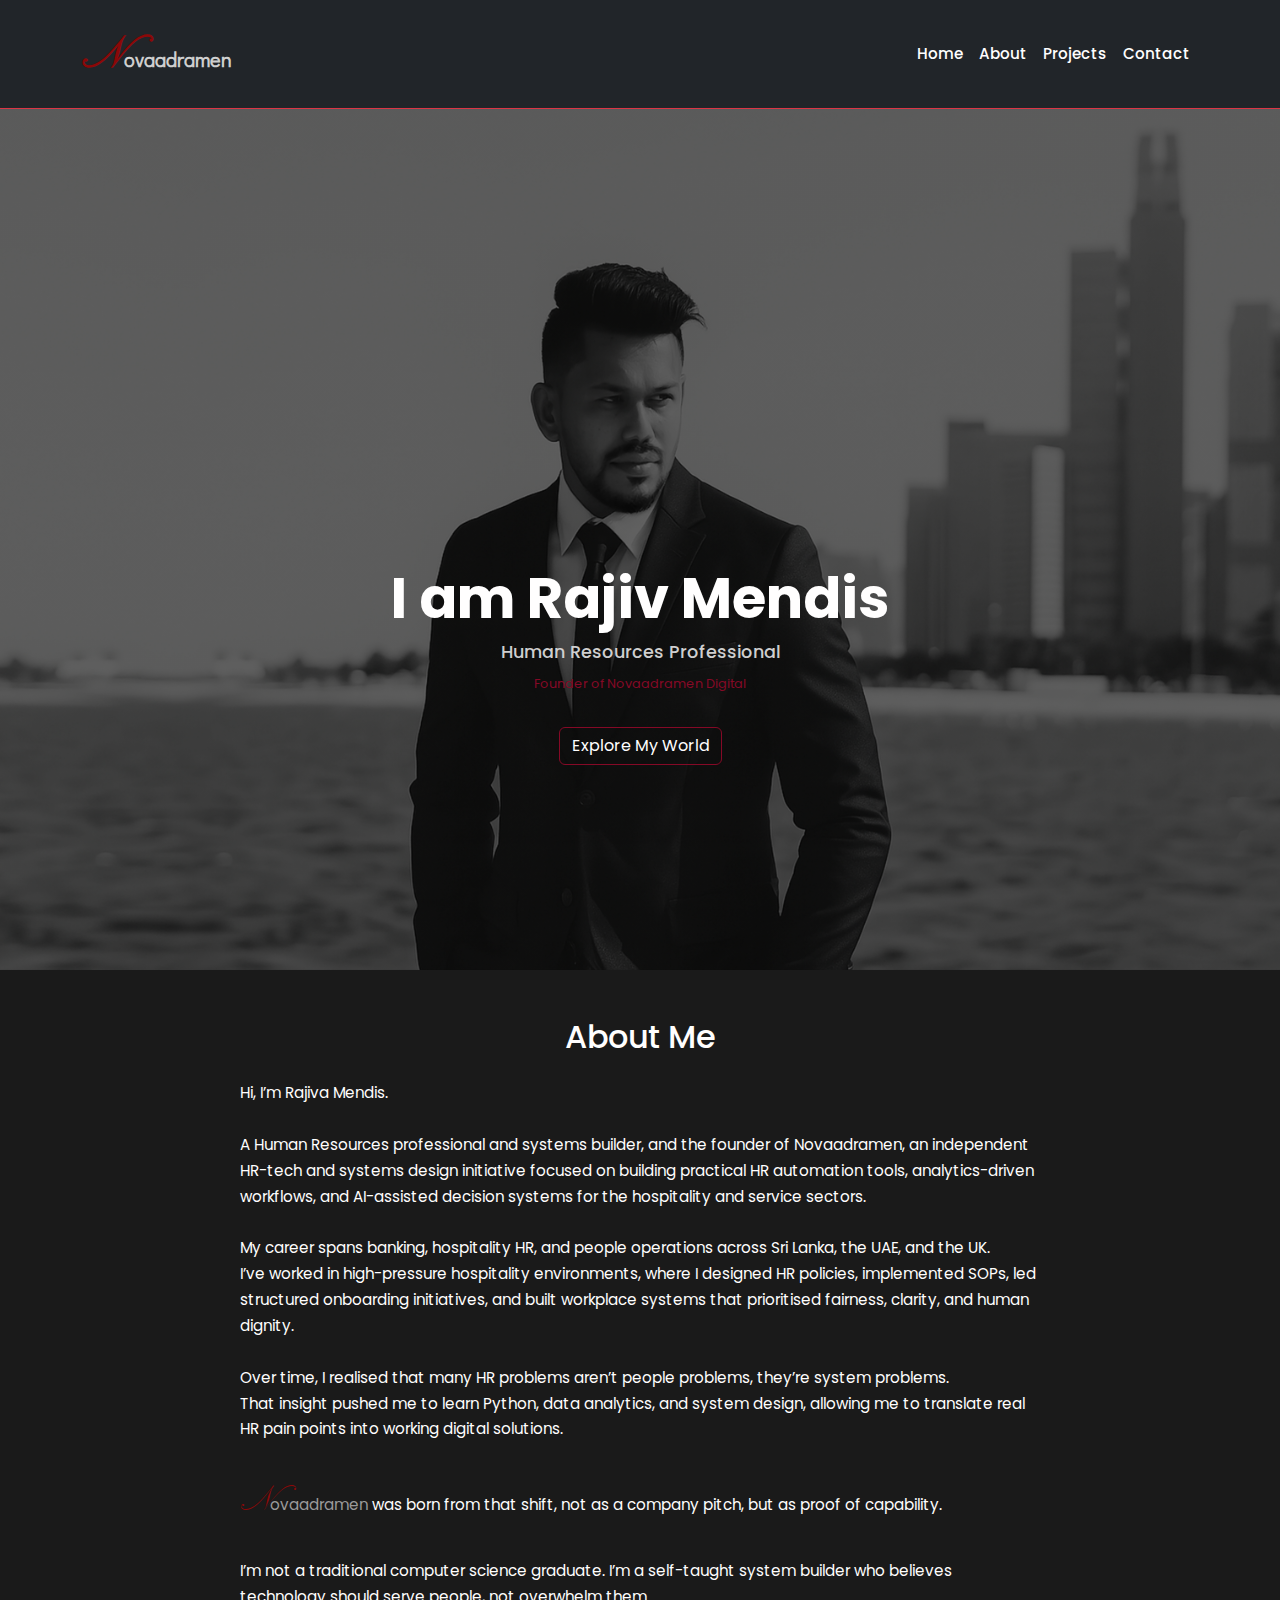
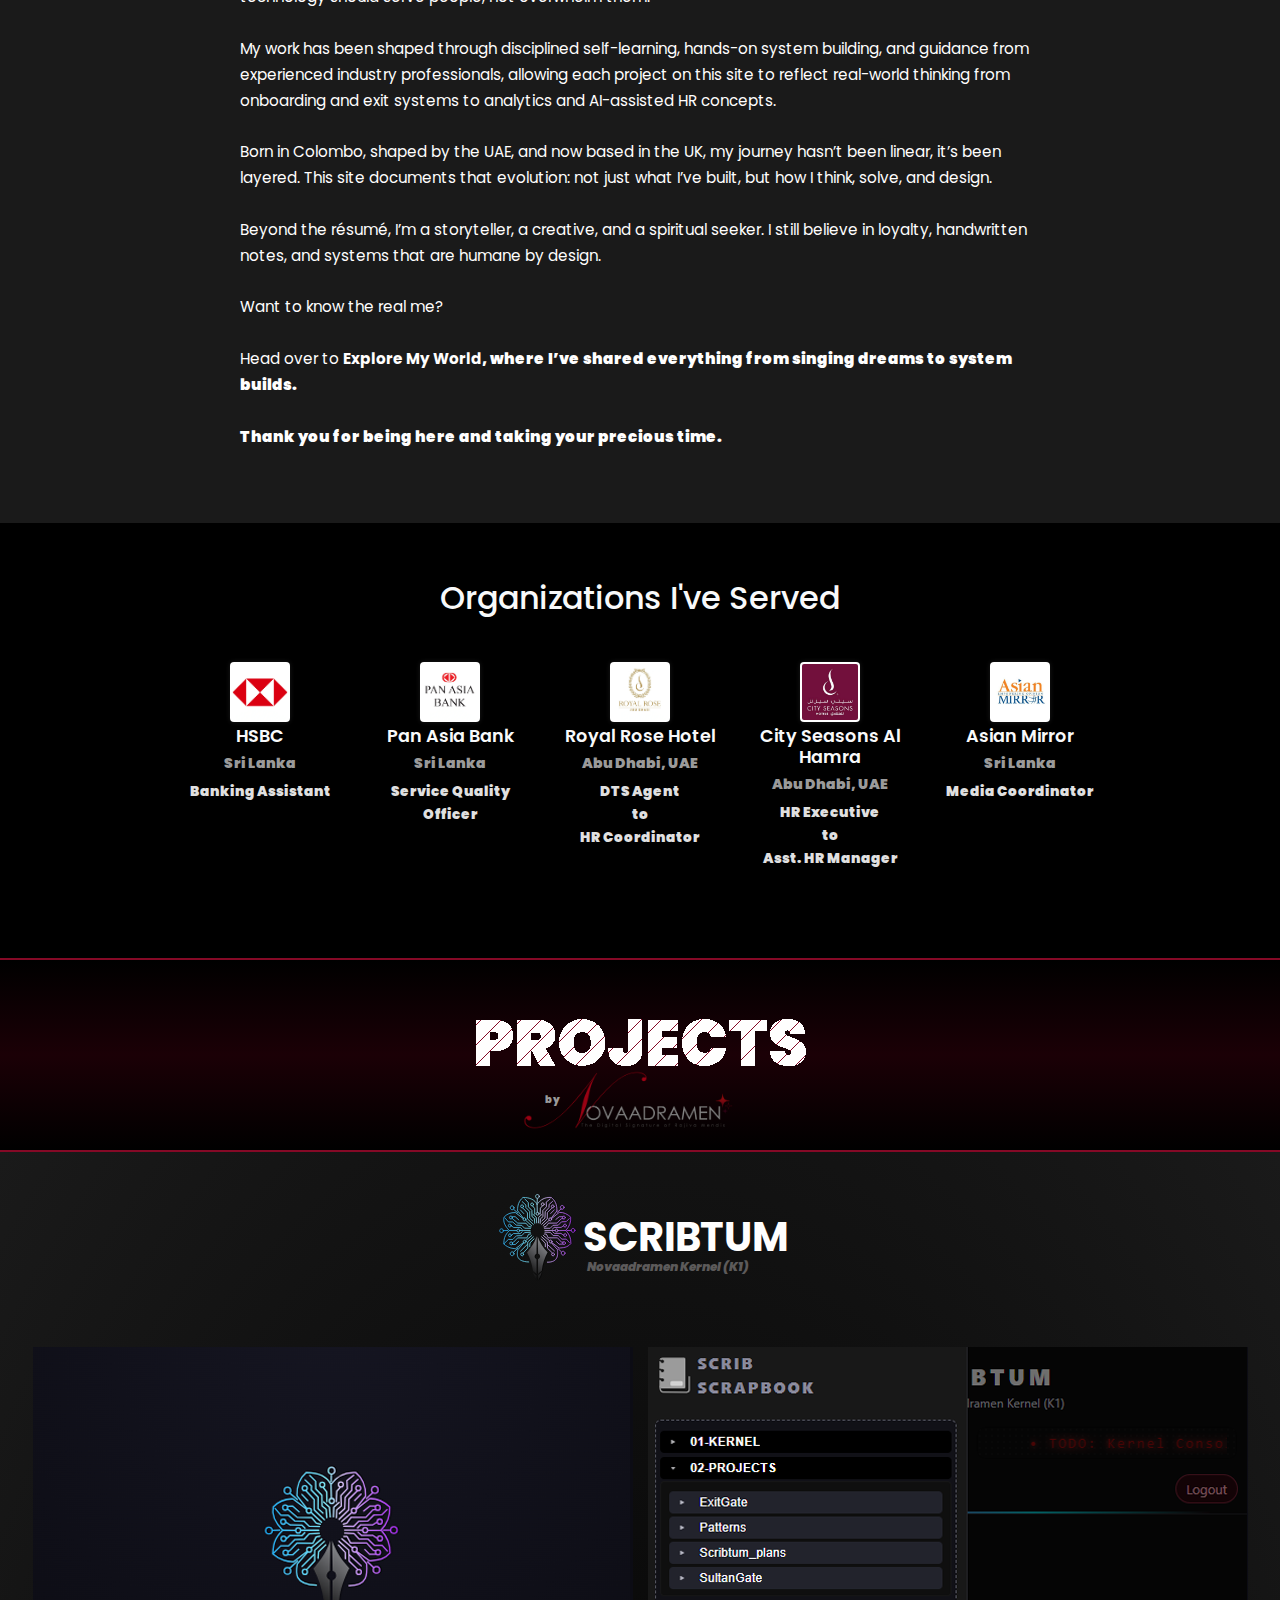
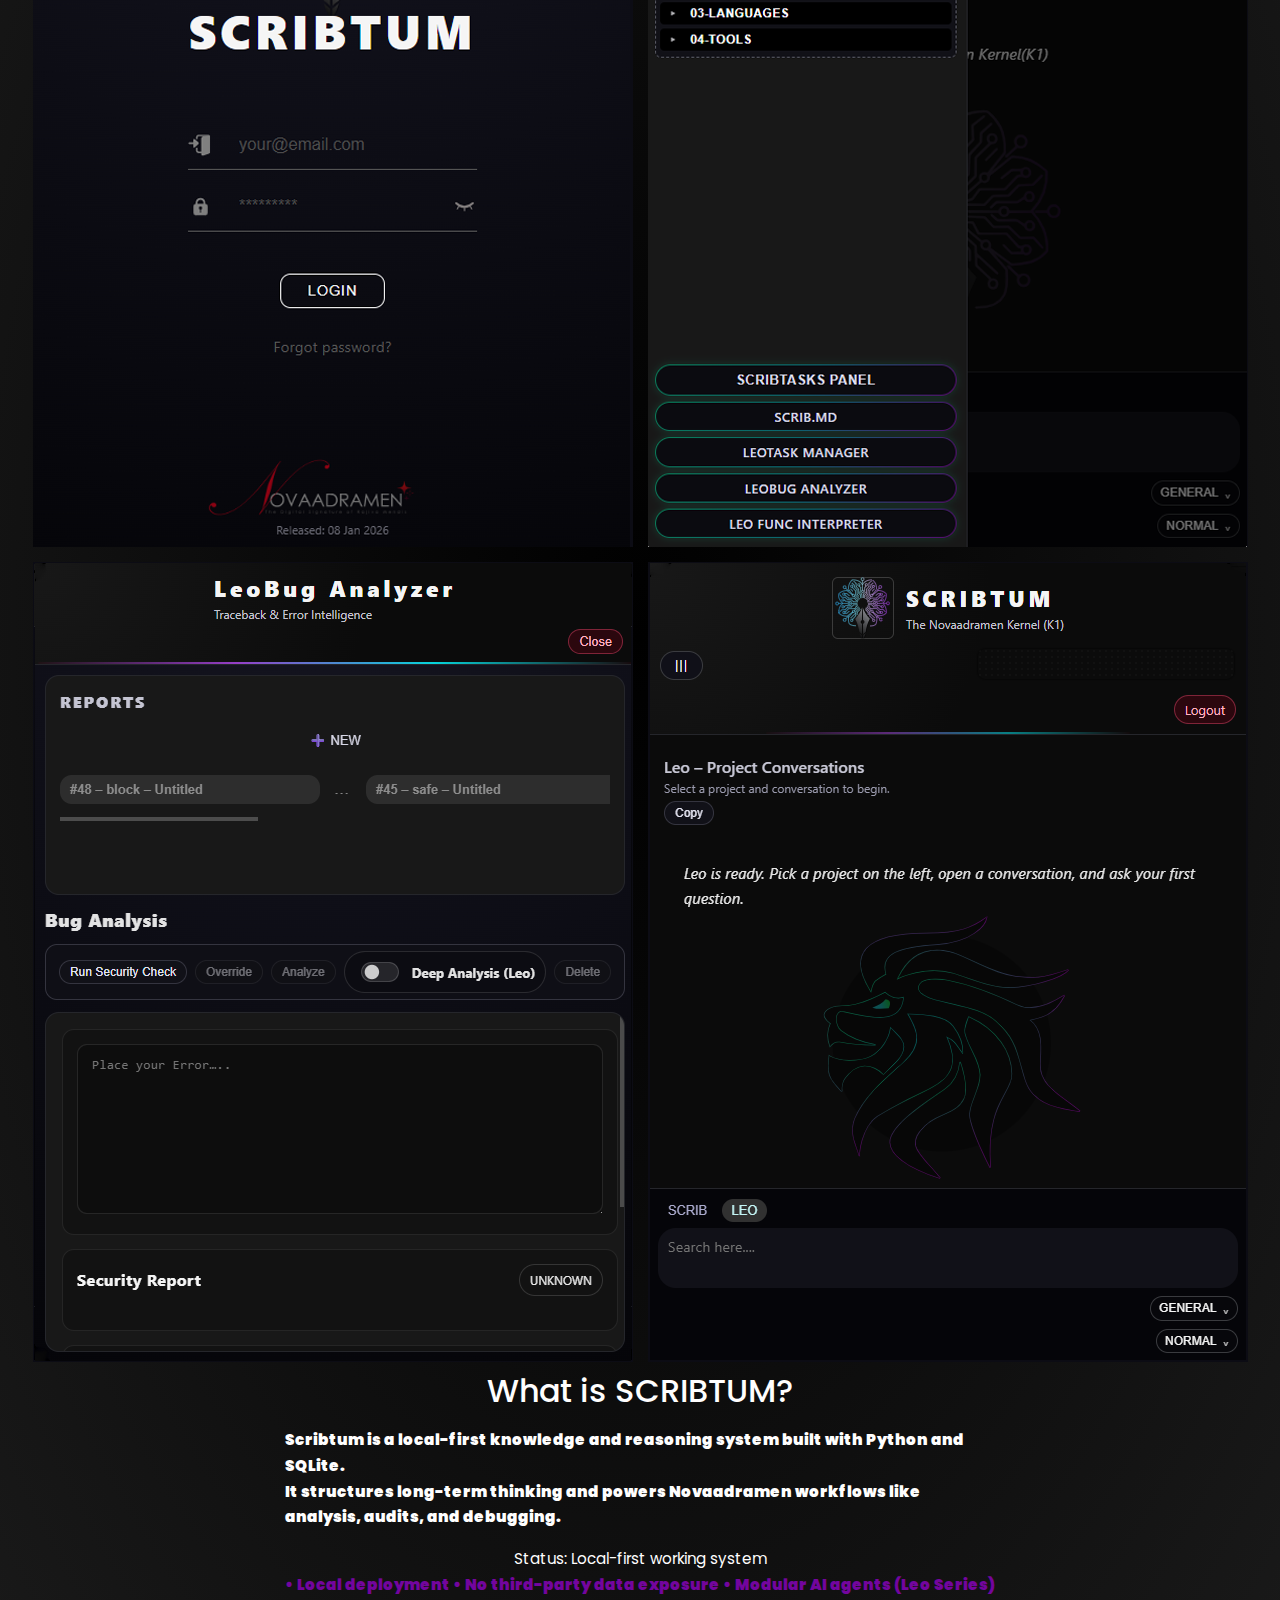
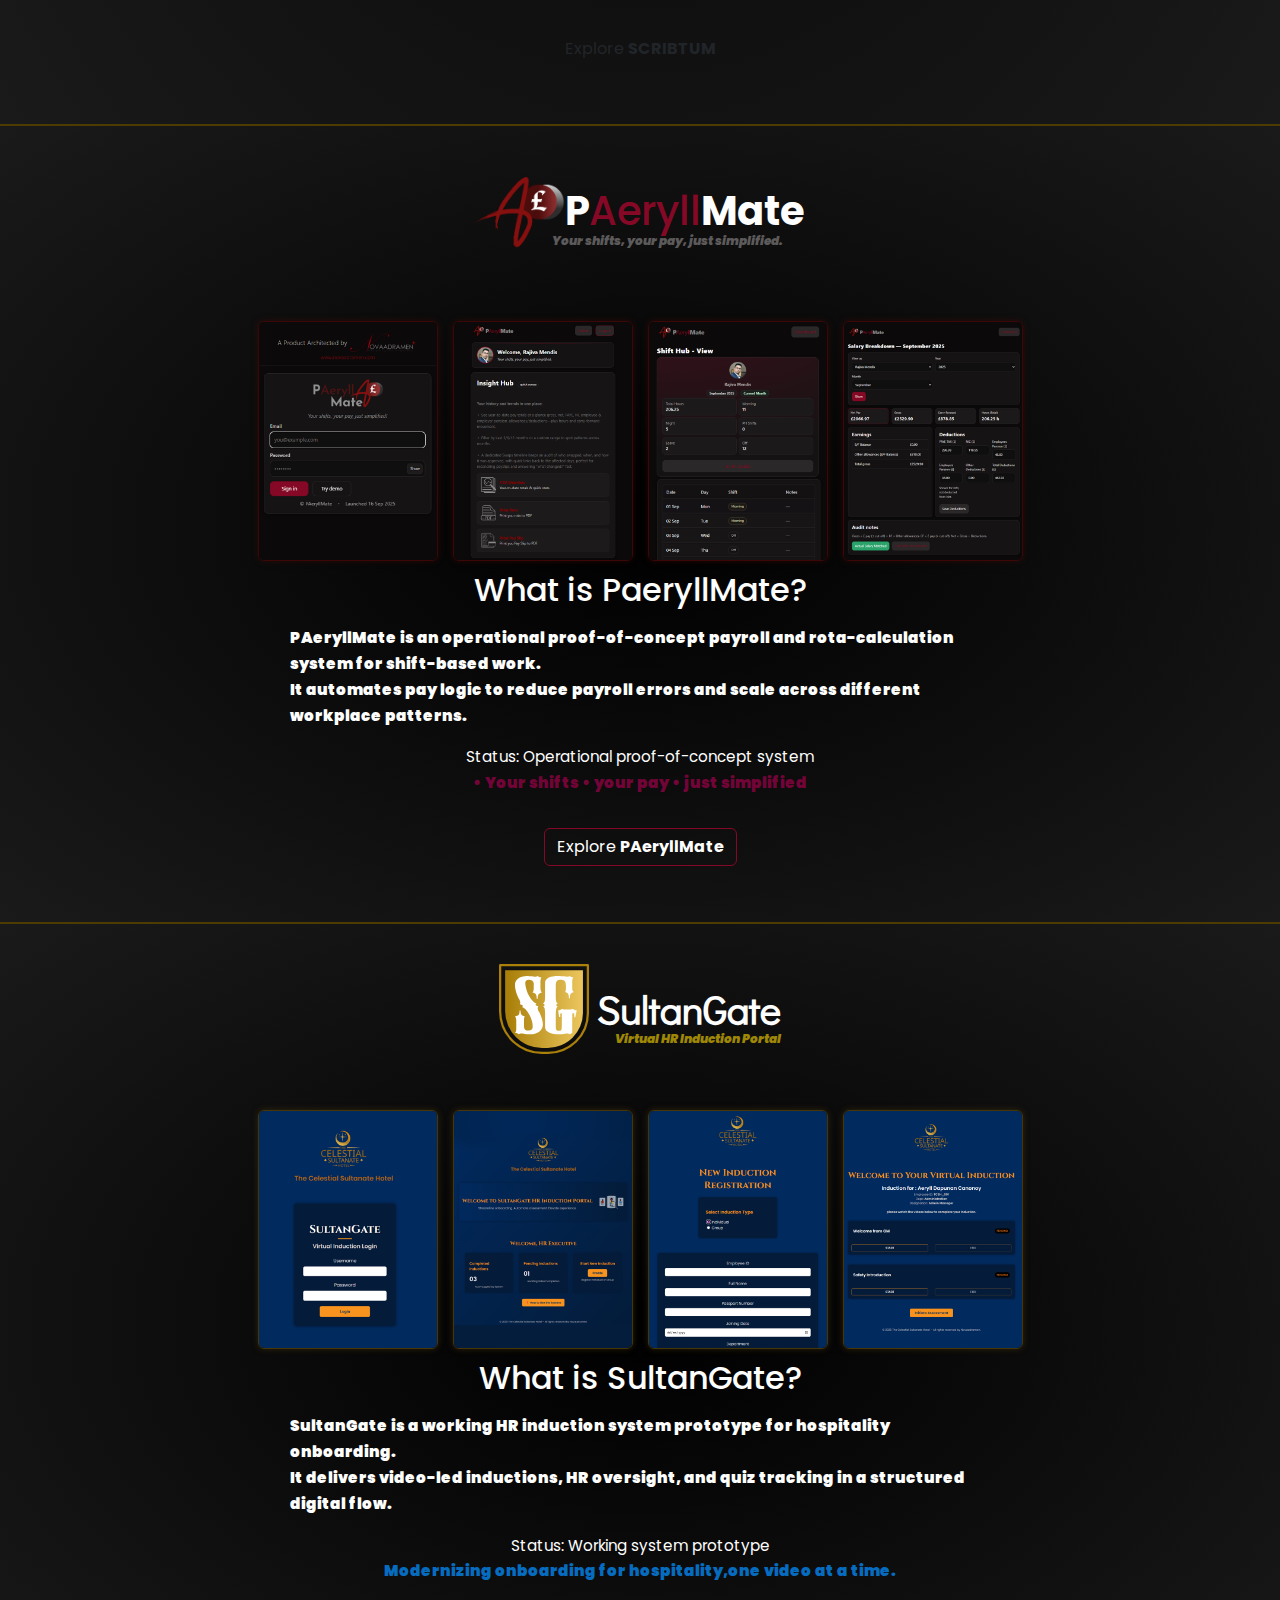
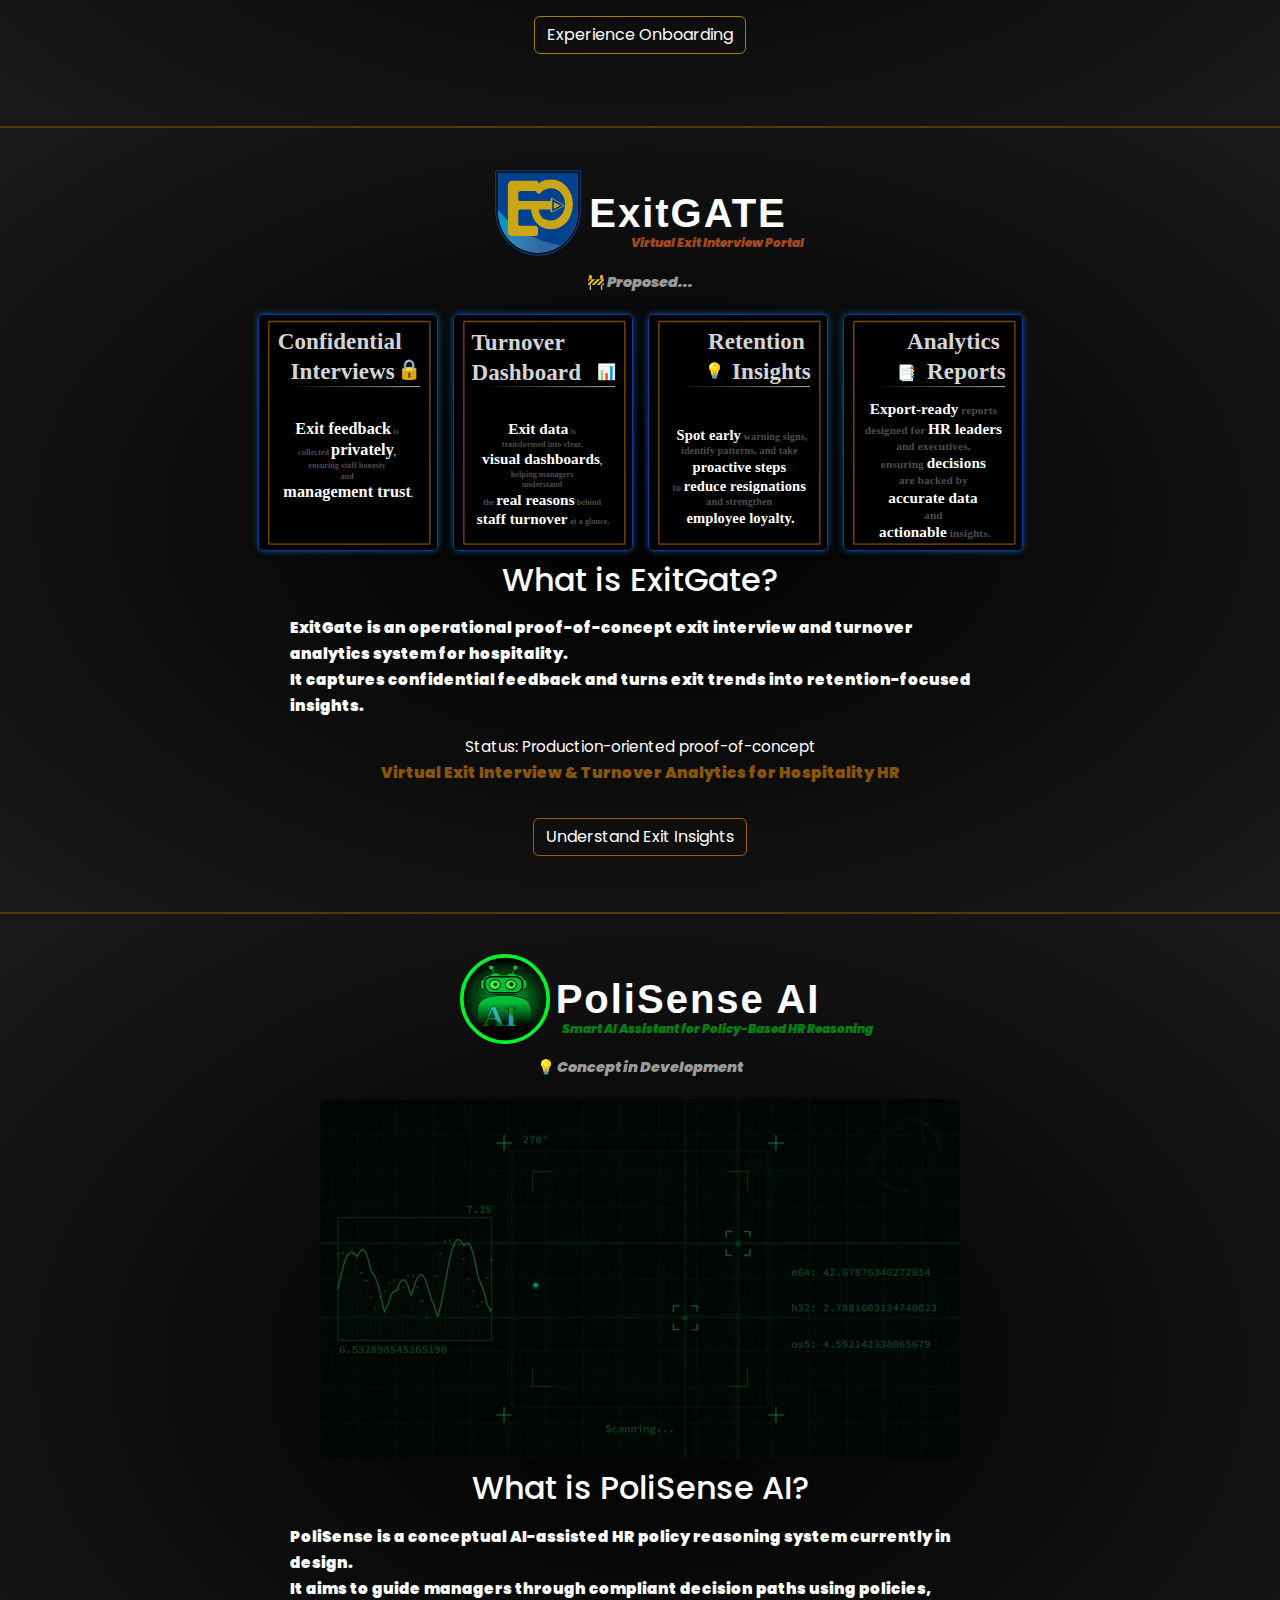
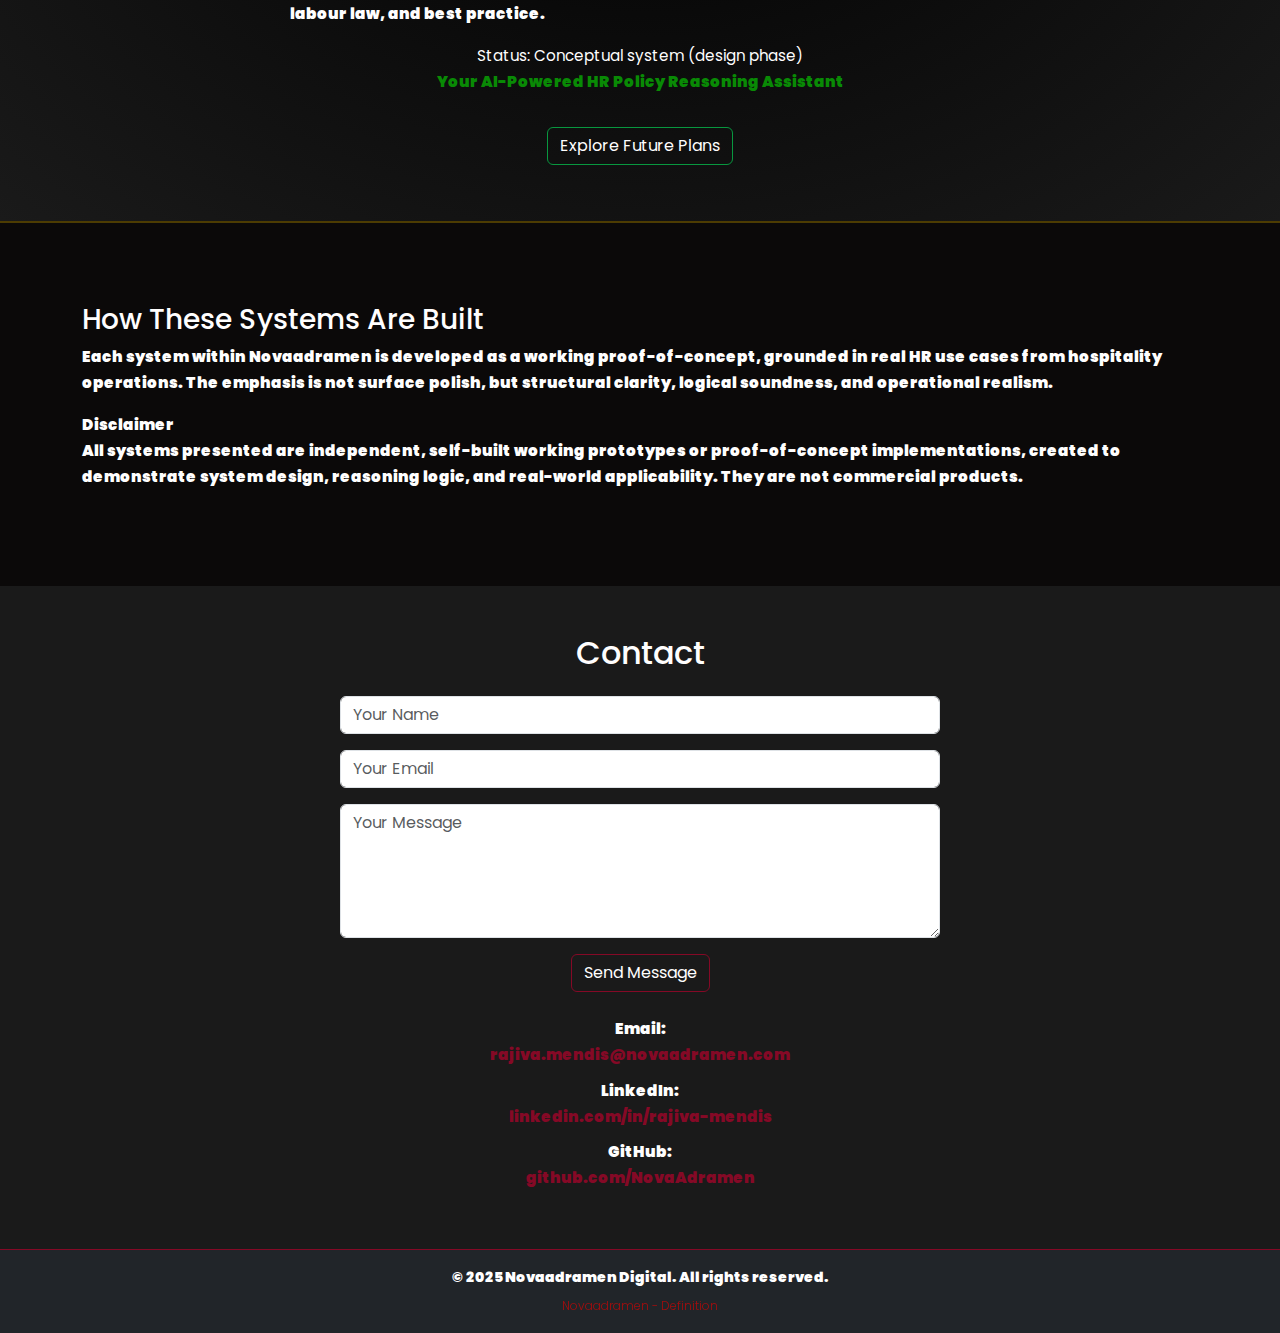
<file: index.html>
<!DOCTYPE html>
<html lang="en">
<head>
  <meta charset="UTF-8" />
  <meta name="viewport" content="width=device-width, initial-scale=1.0" />
  <title>Novaadramen | Rajiva Mendis</title>
  <script type="application/ld+json">
  {
    "@context": "https://schema.org",
    "@graph": [
      {
        "@type": "WebPage",
        "@id": "https://www.novaadramen.com/#webpage",
        "url": "https://www.novaadramen.com/",
        "name": "Novaadramen | Rajiva Mendis",
        "isPartOf": { "@id": "https://www.novaadramen.com/#organization" },
        "about": [
          { "@id": "https://www.novaadramen.com/#person" },
          { "@id": "https://www.novaadramen.com/#organization" }
        ]
      },
      {
        "@type": "Person",
        "@id": "https://www.novaadramen.com/#person",
        "name": "Rajiva Mendis",
        "alternateName": ["Raj", "Rajiv Mendis"],
        "url": "https://www.novaadramen.com/",
        "email": "mailto:rajiva.mendis@novaadramen.com",
        "jobTitle": [
          "Human Resources Professional",
          "Systems Builder",
          "Data Analytics Learner"
        ],
        "description": "Rajiva Mendis is a Human Resources professional and systems builder, and the founder of Novaadramen — an independent HR-tech and systems design initiative focused on practical HR automation tools, analytics-driven workflows, and AI-assisted decision systems.",
        "worksFor": { "@id": "https://www.novaadramen.com/#organization" },
        "affiliation": { "@id": "https://www.novaadramen.com/#organization" },
        "mainEntityOfPage": { "@id": "https://www.novaadramen.com/#webpage" },
        "sameAs": [
          "https://www.linkedin.com/in/rajiva-mendis-2aa12438",
          "https://github.com/NovaAdramen"
        ]
      },
      {
        "@type": "Organization",
        "@id": "https://www.novaadramen.com/#organization",
        "name": "Novaadramen Digital",
        "alternateName": ["Novaadramen"],
        "url": "https://www.novaadramen.com/",
        "logo": "https://www.novaadramen.com/assets/images/paeryllmate/logo/nova_logo.png",
        "founder": { "@id": "https://www.novaadramen.com/#person" },
        "description": "Novaadramen is an independent HR-tech and systems design initiative focused on building working prototypes and proof-of-concept systems for HR automation, onboarding, exit analytics, and policy reasoning—especially for hospitality and service operations.",
        "email": "mailto:rajiva.mendis@novaadramen.com",
        "sameAs": [
          "https://www.linkedin.com/in/rajiva-mendis-2aa12438",
          "https://github.com/NovaAdramen"
        ]
      }
    ]
  }
  </script>
  <!-- Google tag (gtag.js) -->
  <script async src="https://www.googletagmanager.com/gtag/js?id=G-L5QG88S1J9"></script>
  <script>
    window.dataLayer = window.dataLayer || [];
    function gtag(){dataLayer.push(arguments);}
    gtag('js', new Date());
  
    gtag('config', 'G-L5QG88S1J9');
  </script>

  <!-- Bootstrap CSS -->
  <link href="https://cdn.jsdelivr.net/npm/bootstrap@5.3.0/dist/css/bootstrap.min.css" rel="stylesheet">
  <!-- Font Awesome -->
  <link href="https://cdnjs.cloudflare.com/ajax/libs/font-awesome/6.4.0/css/all.min.css" rel="stylesheet">
  <!-- Custom CSS -->
  <link rel="stylesheet" href="css/style.css" />
  <link href="https://fonts.googleapis.com/css2?family=Great+Vibes&display=swap" rel="stylesheet">
  <link href="https://fonts.googleapis.com/css2?family=Didact+Gothic&display=swap" rel="stylesheet">
  <script src="https://cdn.jsdelivr.net/npm/gsap@3.12.5/dist/gsap.min.js"></script>


</head>

<body data-bs-spy="scroll" data-bs-target="#navbar" data-bs-offset="70">

  <!-- 🔥 Splash Screen 
  <div id="splash" style="
    position: fixed;
    top: 0;
    left: 0;
    width: 100vw;
    height: 100vh;
    background: #000000;
    display: flex;
    justify-content: center;
    align-items: center;
    z-index: 9999;
  ">
    <video autoplay muted playsinline onended="document.getElementById('splash').style.display='none'; document.getElementById('main-content').style.display='block';">
      <source src="assets/images/intro-logo.webm" type="video/webm">
      Your browser does not support the video tag.
    </video>
  </div>
  -->
  <!-- 🌐 Main Content (Initially Hidden) -->
  <div id="main-content">

    <!-- Navbar -->
  <nav id="navbar" class="navbar navbar-expand-lg fixed-top navbar-dark bg-dark border-bottom border-danger">
  <div class="container">
    <a class="navbar-brand" href="#hero">
      <span style="font-family: 'Kunstler Script', cursive; color: #8b0808; font-size: 48px;">N</span>
      <span style="font-family: 'Didact Gothic', sans-serif; color: #cfcfcf; font-size: 20px;">ovaadramen</span>
    </a>
    <button class="navbar-toggler" type="button" data-bs-toggle="collapse" data-bs-target="#navbarNav">
      <span class="navbar-toggler-icon"></span>
    </button>

    <div class="collapse navbar-collapse" id="navbarNav">
      <ul class="navbar-nav ms-auto">
        <li class="nav-item"><a class="nav-link" href="#hero">Home</a></li>
        <li class="nav-item"><a class="nav-link" href="#about">About</a></li>
        <li class="nav-item"><a class="nav-link" href="#projects">Projects</a></li>
        <li class="nav-item"><a class="nav-link" href="#contact">Contact</a></li>
      </ul>
    </div>
  </div>
</nav>

<!-- Spacer to prevent content from being hidden under fixed navbar -->
<div style="height: 70px;"></div>


    <!-- Hero Section -->
<section id="hero" class="hero-section text-center text-light d-flex align-items-center">
  <div class="container">
    <h1 class="display-4">I am Rajiv Mendis</h1>

    <!-- Looping Animated Title -->
    <h3 class="loop-title"></h3>

    <p class="founder-subtext">Founder of Novaadramen Digital</p>
    <a href="myworld.html" class="btn btn-outline-light mt-3">Explore My World</a>
  </div>
</section>


  <!-- About Section -->
<section id="about" class="py-5">
  <div class="container">
    <h2 class="text-center mb-4">About Me</h2>
    <p style="max-width: 800px; margin: 0 auto; text-align: left; font-size: 0.95rem; line-height: 1.7;">
      Hi, I’m Rajiva Mendis.
      <br><br>
      A Human Resources professional and systems builder, and the founder of Novaadramen, 
      an independent HR-tech and systems design initiative focused on building practical HR automation tools, 
      analytics-driven workflows, and AI-assisted decision systems for the hospitality and service sectors.
      <br><br>
      My career spans banking, hospitality HR, and people operations across Sri Lanka, the UAE, and the UK. <br>
      I’ve worked in high-pressure hospitality environments, where I designed HR policies, implemented SOPs, led structured onboarding initiatives, and built workplace systems that prioritised fairness, clarity, and human dignity.
      <br><br>
      Over time, I realised that many HR problems aren’t people problems, they’re system problems. <br>
      That insight pushed me to learn Python, data analytics, and system design, allowing me to 
      translate real HR pain points into working digital solutions. 
      <br><br>
      <span style="font-family: 'Kunstler Script', cursive; color: #8b0808; font-size: 38px;">N</span><span style="color: #9a9a9a;">ovaadramen</span> 
      was born from that shift, not as a company pitch, but as proof of capability.
      <br><br>
      I’m not a traditional computer science graduate. 
      I’m a self-taught system builder who believes technology should serve people, not overwhelm them. <br><br>
      My work has been shaped through disciplined self-learning, hands-on system building, 
      and guidance from experienced industry professionals, 
      allowing each project on this site to reflect real-world thinking from onboarding and exit systems to analytics 
      and AI-assisted HR concepts.
      <br><br>
      Born in Colombo, shaped by the UAE, and now based in the UK, my journey hasn’t been linear, it’s been layered. 
      This site documents that evolution: not just what I’ve built, but how I think, solve, and design. 
      <br><br>
      Beyond the résumé, I’m a storyteller, a creative, and a spiritual seeker. 
      I still believe in loyalty, handwritten notes, and systems that are humane by design.
      <br><br>
      Want to know the real me? 
      <br><br>
      Head over to <strong>Explore My World<strong>, where I’ve shared everything from singing dreams to system builds.
      <br><br>
      Thank you for being here and taking your precious time.
      <br><br>
      <!--em>“Coffee in one hand, curiosity in the other.”</em-->
    </p>

    <!--div class="text-center mt-4">
      <a href="assets/resume/rajiv-mendis-resume.pdf" class="btn btn-outline-resume" download>
        <i class="fas fa-download"></i> Download Resume
      </a>
    </div-->
  </div>
</section>

<!-- Work Highlights Section -->
<section id="experience" class="py-5 bg-black text-light">
  <div class="container">
    <h2 class="text-center mt-2 mb-5">Organizations I've Served</h2>
    <div class="row text-center g-4 justify-content-center align-items-start">
      
      <div class="col-6 col-md-2 role-card">
        <div class="d-flex align-items-center justify-content-center" style="height: 60px;">
          <img src="assets/logos/hsbc.webp" alt="HSBC" class="company-logo mb-2" />
        </div>
        <h5>HSBC</h5>
        <p class="location">Sri Lanka</p>
        <p class="title">Banking Assistant</p>
      </div>

      <div class="col-6 col-md-2 role-card">
        <div class="d-flex align-items-center justify-content-center" style="height: 60px;">
          <img src="assets/logos/pabc.webp" alt="PABC" class="company-logo mb-2" />
        </div>
        <h5>Pan Asia Bank</h5>
        <p class="location">Sri Lanka</p>
        <p class="title">Service Quality Officer</p>
      </div>

      <div class="col-6 col-md-2 role-card">
        <div class="d-flex align-items-center justify-content-center" style="height: 60px;">
          <img src="assets/logos/RRH.webp" alt="RRH" class="company-logo mb-2" />
        </div>
        <h5>Royal Rose Hotel</h5>
        <p class="location">Abu Dhabi, UAE</p>
        <p class="title">DTS Agent <br> to <br>HR Coordinator</p>
      </div>

      <div class="col-6 col-md-2 role-card">
        <div class="d-flex align-items-center justify-content-center" style="height: 60px;">
          <img src="assets/logos/csh.webp" alt="City Seasons Al Hamra" class="company-logo mb-2" />
        </div>
        <h5>City Seasons Al Hamra</h5>
        <p class="location">Abu Dhabi, UAE</p>
        <p class="title">HR Executive<br> to <br> Asst. HR Manager</p>
      </div>

      <div class="col-6 col-md-2 role-card">
        <div class="d-flex align-items-center justify-content-center" style="height: 60px;">
          <img src="assets/logos/Am.webp" alt="Asian Mirror" class="company-logo mb-2" />
        </div>
        <h5>Asian Mirror</h5>
        <p class="location">Sri Lanka</p>
        <p class="title">Media Coordinator</p>
      </div>

    </div>
  </div>
</section>

<!-- Certifications Section 
<section id="certifications" class="py-5 bg-dark text-light">
  <div class="container">
    <h2 class="text-center mb-4">Certifications & Credentials</h2>
    <div class="row text-center">

      <div class="col-md-3 col-6 mb-4">
        <i class="fas fa-certificate fa-2x mb-2 text-warning"></i>
        <h5>Google Data Analytics</h5>
        <p class="small">Professional Certificate</p>
      </div>

      <div class="col-md-3 col-6 mb-4">
        <i class="fas fa-laptop-code fa-2x mb-2 text-info"></i>
        <h5>IBM Python & Data Science</h5>
        <p class="small">Badge Certification</p>
      </div>

      <div class="col-md-3 col-6 mb-4">
        <i class="fas fa-camera-retro fa-2x mb-2 text-danger"></i>
        <h5>Diploma in Multimedia</h5>
        <p class="small">SLIIT & Vijaya Graphics</p>
      </div>

      <div class="col-md-3 col-6 mb-4">
        <i class="fas fa-bullhorn fa-2x mb-2 text-success"></i>
        <h5>Marketing Certificate</h5>
        <p class="small">Independent Coursework</p>
      </div>

    </div>
  </div>
</section>
-->
<!-- Projects Placeholder -->

   <!--SCRIBTUM-->
<section id="projects" class="py-15 bg-projects">
  <div id="project-burst" class="project-burst" data-text="PROJECTS"></div>
  <div class="text" style="font-size:10px;color: #9a9a9a; text-align: center;margin-top: -50px;">by 
    <img src="/assets/images/paeryllmate/logo/nova_logo.png" alt="Novaadramen Logo" style="width: auto; height: 60px; align-items: center;margin-left: -40px;">
  </div>
</section>
<section id="single-project" class="single-project">
  <div class="sp-wrap">
    <h1 class="brand">
      <img src="/assets/images/scribtum/SCRIBTUM_LOGO.svg" alt="Scribtum Logo" class="brand-logo">
      <span class="fw-bold">SCRIBTUM</span>
    </h1>
    <p class="tagline" style=" margin-left: 55px;">Novaadramen Kernel (K1)</p>
  </div>
  <div style="height: 30px;"></div> <!---Spacer-->
  <!-- Images of Product -->
  <div class="project-screens mt-4">
    <img src="assets/images/scribtum/site-pages/login_page.png" alt="SCRIBTUM Login Page" class="app-screen-scrib">
    <img src="assets/images/scribtum/site-pages/scrpbook_page.png" alt="ScrapBook" class="app-screen-scrib">
    <img src="assets/images/scribtum/site-pages/bug_analizer.png" alt="Bug Analyzer" class="app-screen-scrib">
    <img src="assets/images/scribtum/site-pages/leo_chat_page.png" alt="Leo chat Panel" class="app-screen-scrib">
  </div>
  <div class="mb-3" style="margin-top: 10px;">
    <h2 class="what_is_x">What is SCRIBTUM?</h2>
    <p class="mt-3" style="max-width: 700px; text-align: left;">
      Scribtum is a local-first knowledge and reasoning system built with Python and SQLite.<br>
      It structures long-term thinking and powers Novaadramen workflows like analysis, audits, and debugging.
    </p>
    <p class="status_x" style="max-width: 700px; margin: 0 auto; font-weight: 400;">
      Status: Local-first working system
    </p>
    <p class="tag_line_x" style="color: #73059e; ">
      • Local deployment • No third-party data exposure • Modular AI agents (Leo Series)
    </p>

    <a href="scribtum.html" class="btn btn-scrib-outline-resume mt-3">Explore <strong>SCRIBTUM<strong></a>
  </div>
</section>

  <!--PAeryllMate-->
 <section id="single-project" class="single-project">
   <div class="sp-wrap">
     <h1 class="brand">
       <img src="/assets/images/paeryllmate/logo/logo.png" alt="PAeryllMate Logo" class="brand-logo">
       <span class="fw-bold">P</span><span class="accent">Aeryll</span><span class="fw-bold">Mate</span>
     </h1>
     <p class="tagline" style=" margin-left: 55px;">Your shifts, your pay, just simplified.</p>
   </div>
   <div style="height: 30px;"></div> <!---Spacer-->
   <!-- Images of Product -->
   <div class="project-screens mt-4">
     <img src="assets/images/paeryllmate/demo_pages/login.webp" alt="PAeryllMate Login Page" class="app-screen">
     <img src="assets/images/paeryllmate/demo_pages/dash_insighthub.webp" alt="PAeryllMate Dashboard" class="app-screen">
     <img src="assets/images/paeryllmate/demo_pages/rota_s_view.webp" alt="PAeryllMate Rota View" class="app-screen">
     <img src="assets/images/paeryllmate/demo_pages/salary_view.webp" alt="PAeryllMate Salary Calculator" class="app-screen">
   </div>
   <div class="mb-3" style="margin-top: 10px;">
      <h2 class="what_is_x">What is PaeryllMate?</h2>
     <p class="mt-3" style="max-width: 700px; text-align: left;">
      PAeryllMate is an operational proof-of-concept payroll and rota-calculation system for shift-based work.<br>
      It automates pay logic to reduce payroll errors and scale across different workplace patterns.
     </p>
     <p class="status_x" style="max-width: 700px; margin: 0 auto; font-weight: 400;">
       Status: Operational proof-of-concept system
     </p>
     <p class="tag_line_x" style="color: #720437; ">
       • Your shifts • your pay • just simplified
     </p>
     <a href="paeryllmate.html" class="btn btn-outline-resume mt-3">Explore <strong>PAeryllMate<strong></a>
   </div>
 </section>
 
 <!--SultanGate-->
 <section id="single-project" class="single-project">
   <div class="sp-wrap">
     <h1 class="brand">
       <img src="/assets/images/SultanGate/logo/logo.svg" alt="SultanGate Logo" class="brand-logo">
       <span class="font-sultangate" style="margin-left: 8px;">SultanGate</span>
     </h1>
     <p class="tagline" style=" margin-left: 115px; color: rgb(158, 135, 5);">Virtual HR Induction Portal</p>
   </div>
   <div style="height: 20px;">
   </div> <!---Spacer-->
   <!-- Images of Product -->
   <div class="project-screens mt-4">
     <img src="assets/images/SultanGate/demo_pages/login.webp" alt="Login Page" class="app-screen-sg">
     <img src="assets/images/SultanGate/demo_pages/dashboard.webp" alt="Dashboard" class="app-screen-sg">
     <img src="assets/images/SultanGate/demo_pages/registration.webp" alt="registration" class="app-screen-sg">
     <img src="assets/images/SultanGate/demo_pages/induction.webp" alt="Induction" class="app-screen-sg">
   </div>
   <div class="mb-3" style="margin-top: 10px;">
    <h2 class="what_is_x">What is SultanGate?</h2>
     <p class="mt-3" style="max-width: 700px; text-align: left;">
      SultanGate is a working HR induction system prototype for hospitality onboarding.<br>
      It delivers video-led inductions, HR oversight, and quiz tracking in a structured digital flow.
     </p>
     <p class="status_x" style="max-width: 700px; margin: 0 auto; font-weight: 400;">
       Status: Working system prototype
     </p>
     <p class="tag_line_x" style="color: #056cc0; ">
       Modernizing onboarding for hospitality,one video at a time.
     </p>
     <a href="sultangate.html" class="btn btn-sg-outline-resume mt-3">Experience Onboarding</a>
     <div id="countdown" class="mt-3" style="font-size: 1rem; color: #916302;"></div>
   </div>
 </section>
 
 
 <!--ExitGate-->
 <section id="single-project" class="single-project">
   <div class="sp-wrap">
     <h1 class="brand">
       <img src="/assets/images/exitgate/logo/eg_logo.svg" alt="ExitGate Logo" class="brand-logo">
       <span class="font-exitgate" style="margin-left: 6px;">ExitGATE</span>
     </h1>
     <p class="tagline" style=" margin-left: 155px; color: rgb(160, 72, 32);">Virtual Exit Interview Portal</p>
   </div>
   <div style="height: 20px;">
     <p style="font-size: 0.9rem; color: #9a9a9a;">🚧 <em>Proposed...</em></p>
   </div> <!---Spacer-->
   <!-- Images of Product -->
   <div class="project-screens mt-4">
     <img src="assets/images/exitgate/demo_pages/card01.svg" alt="card01" class="app-screen-eg">
     <img src="assets/images/exitgate/demo_pages/card02.svg" alt="card02" class="app-screen-eg">
     <img src="assets/images/exitgate/demo_pages/card03.svg" alt="card03" class="app-screen-eg">
     <img src="assets/images/exitgate/demo_pages/card04.svg" alt="card04" class="app-screen-eg">
   </div>
   <div class="mb-3" style="margin-top: 10px;">
      <h2 class="what_is_x">What is ExitGate?</h2>
     <p class="mt-3" style="max-width: 700px; text-align: left;">
      ExitGate is an operational proof-of-concept exit interview and turnover analytics system for hospitality.<br>
      It captures confidential feedback and turns exit trends into retention-focused insights.
     </p>
     <p class="status_x" style="max-width: 700px; margin: 0 auto; font-weight: 400;">
       Status: Production-oriented proof-of-concept
     </p>
     <p class="tag_line_x" style="color: #8a5505; ">
       Virtual Exit Interview & Turnover Analytics for Hospitality HR
     </p>
     <a href="exitgate.html" class="btn btn-eg-outline-resume mt-3">Understand Exit Insights</a>
   </div>
 </section>
 
 <!--Polisense AI-->
 <section id="single-project" class="single-project">
   <div class="sp-wrap">
     <h1 class="brand">
       <img src="/assets/images/polisenseAI/logo/poli_logo.svg" alt="polisense Logo" class="brand-logo">
       <span class="font-exitgate" style="margin-left: 6px;">PoliSense AI</span>
     </h1>
     <p class="tagline" style=" margin-left: 155px; color: rgb(5, 128, 21);">Smart AI Assistant for Policy-Based HR Reasoning</p>
   </div>
   <div style="height: 20px;">
     <p style="font-size: 0.9rem; color: #9a9a9a;">💡 <em>Concept in Development</em></p>
   </div> <!---Spacer-->
   <!-- Images of Product -->
   <div class="project-screens mt-4">
     <video autoplay loop muted playsinline style="width:640px; height:auto; margin:auto; display:block; border-radius:8px;">
       <source src="assets/images/polisenseAI/demo_pages/poli_breath.mp4" type="video/mp4">
       Your browser does not support the video tag.
     </video>
   </div>
   <div class="mb-3" style="margin-top: 10px;">
    <h2 class="what_is_x">What is PoliSense AI?</h2>
     <p class="mt-3" style="max-width: 700px; text-align: left;">
      PoliSense is a conceptual AI-assisted HR policy reasoning system currently in design.<br>
      It aims to guide managers through compliant decision paths using policies, labour law, and best practice.
     </p>
     <p class="status_x" style="max-width: 700px; margin: 0 auto; font-weight: 400;">
       Status: Conceptual system (design phase)
     </p>
     <p class="tag_line_x" style="color: #098a05; ">
       Your AI-Powered HR Policy Reasoning Assistant
     </p>
     <a href="polisense.html" class="btn btn-ps-outline-resume mt-3">Explore Future Plans</a>
   </div>
 </section>
 <section id="disclaimer" class="p5">
  <div class="container">

    <div class="systems-methodology">
      <h3>How These Systems Are Built</h3>
      <p>
        Each system within Novaadramen is developed as a working proof-of-concept, grounded in real HR use cases from hospitality operations.
        The emphasis is not surface polish, but structural clarity, logical soundness, and operational realism.
      </p>
    </div>

    <p class="global-disclaimer">
      <strong>Disclaimer</strong><br>
      All systems presented are independent, self-built working prototypes or proof-of-concept implementations,
      created to demonstrate system design, reasoning logic, and real-world applicability.
      They are not commercial products.
    </p>

  </div>
</section>

<!-- Contact Section -->
<section id="contact" class="py-5">
  <div class="container">
    <h2 class="text-center mb-4">Contact</h2>

    <form action="https://formspree.io/f/myzpjzgb" method="POST" class="mx-auto" style="max-width: 600px;">
  <div class="mb-3">
    <input type="text" name="name" class="form-control" placeholder="Your Name" required>
  </div>
  <div class="mb-3">
    <input type="email" name="email" class="form-control" placeholder="Your Email" required>
  </div>
  <div class="mb-3">
    <textarea name="message" class="form-control" rows="5" placeholder="Your Message" required></textarea>
  </div>
  <div class="text-center">
    <button type="submit" class="btn btn-outline-resume">Send Message</button>
  </div>
</form>


    <div class="text-center mt-4">
      <p>Email: <a href="mailto:rajiva.mendis@novaadramen.com">rajiva.mendis@novaadramen.com</a></p>
      <p>LinkedIn: <a href="https://www.linkedin.com/in/rajiva-mendis-2aa12438" target="_blank">linkedin.com/in/rajiva-mendis</a></p>
      <p>GitHub: <a href="https://github.com/NovaAdramen" target="_blank">github.com/NovaAdramen</a></p>
    </div>
  </div>
</section>
<!-- Footer -->
<footer class="bg-dark text-white text-center py-3">
  <div>&copy; 2025 Novaadramen Digital. All rights reserved.</div>

  <div class="mt-1" style="font-size: 0.85rem; opacity: 0.85;">
    <a href="/about-novaadramen.html"  style="font-weight: 300; font-size: .75rem; color: #bb0909;">
      Novaadramen - Definition
    </a>
  </div>
</footer>
<!-- Bootstrap JS -->
<script src="https://cdn.jsdelivr.net/npm/bootstrap@5.3.0/dist/js/bootstrap.bundle.min.js"></script>
<script>
  const titles = [
    "Human Resources Professional",
    "Workplace Systems Designer",
    "Self-Taught Python Learner",
    "Data Analyst",
    "Former Banker",
    "Former Service Quality Officer",
    "Hotel HR Veteran",
    "People Developer & Trainer",
    "Discipline-Driven Dreamer"
  ];

  const titleElement = document.querySelector('.loop-title');
  let currentIndex = 0;

  function fadeInOut() {
    titleElement.style.opacity = 0;
    setTimeout(() => {
      titleElement.textContent = titles[currentIndex];
      titleElement.style.opacity = 1;
      currentIndex = (currentIndex + 1) % titles.length;
    }, 500);

    setTimeout(fadeInOut, 3000);
  }

  fadeInOut();
</script>
<script>
  // Scroll to anchor manually after page load
  window.onload = function () {
    const hash = window.location.hash;
    if (hash) {
      const target = document.querySelector(hash);
      if (target) {
        setTimeout(() => {
          target.scrollIntoView({ behavior: "smooth" });
        }, 300); // slight delay to allow layout to fully render
      }
    }
  };
</script>
<script>
(() => {
  const el = document.getElementById('project-burst');
  const text = (el.dataset.text || 'PROJECTS').toUpperCase();

  // Brand colors
  const COLOR_FILL = '#fffefe';
  const COLOR_ACC  = '#850926';

  // Pixel grid & animation
  const DOT = 1;           // square size (px)
  const GAP = 1;           // grid step (px)
  const SCATTER_DIST = 14; // how far squares fly
  const REFORM_SPEED = 0.1;
  const SCATTER_SPEED = 6;

  // Setup canvases
  const c = document.createElement('canvas');
  const ctx = c.getContext('2d');
  el.appendChild(c);

  const off = document.createElement('canvas');
  const octx = off.getContext('2d');

  let dots = [];       // {x,y,ox,oy,tx,ty,vx,vy,color}
  let width, height, scale;
  let animId = 0;
  let hovering = false;

  function fit() {
    // Size to element
    const rect = el.getBoundingClientRect();
    width = c.width = off.width  = Math.floor(rect.width);
    height= c.height= off.height = Math.floor(rect.height);

    // Pick a font size that fills width nicely
    const base = Math.min(width, height);
    const fontSize = Math.floor(base * 0.46); // tweak if needed
    octx.clearRect(0,0,off.width,off.height);
    octx.fillStyle = '#fff';
    octx.textAlign = 'center';
    octx.textBaseline = 'middle';
    octx.font = `900 ${fontSize}px Poppins, Arial, sans-serif`;

    // Centered text render
    octx.fillText(text, width/2, height/2);

    // Sample pixels → build squares
    const { data } = octx.getImageData(0,0,width,height);
    dots = [];
    for (let y = 0; y < height; y += GAP) {
      for (let x = 0; x < width; x += GAP) {
        const i = (y*width + x) * 4 + 3; // alpha channel
        if (data[i] > 120) {
          const color = ((x+y) % 20 === 0) ? COLOR_ACC : COLOR_FILL; // sprinkle accent
          dots.push({
            x, y,               // current position (will be animated)
            ox: x, oy: y,       // original (text shape)
            tx: x, ty: y,       // target
            vx: 0, vy: 0,
            color
          });
        }
      }
    }
  }

  function scatter(mx, my) {
    // Randomize target around center or mouse point
    const cx = mx ?? width/2;
    const cy = my ?? height/2;
    hovering = true;
    dots.forEach(p => {
      const ang = Math.atan2(p.oy - cy, p.ox - cx) + (Math.random() - 0.5) * 0.8;
      const dist = SCATTER_DIST * (0.4 + Math.random());
      p.tx = p.ox + Math.cos(ang) * dist;
      p.ty = p.oy + Math.sin(ang) * dist;
      // give a kick
      p.vx = (p.tx - p.x) / SCATTER_SPEED;
      p.vy = (p.ty - p.y) / SCATTER_SPEED;
    });
  }

  function reform() {
    hovering = false;
    dots.forEach(p => { p.tx = p.ox; p.ty = p.oy; });
  }
  // --- Touch support (tap/drag to scatter, lift to reform) ---
  const isTouch = ('ontouchstart' in window) || navigator.maxTouchPoints > 0;
  
  function touchPoint(e){
    const t = e.touches && e.touches[0];
    if (!t) return null;
    const r = el.getBoundingClientRect();
    return { x: t.clientX - r.left, y: t.clientY - r.top };
  }
  
  if (isTouch) {
    el.addEventListener('touchstart', (e) => {
      const p = touchPoint(e); if (!p) return;
      scatter(p.x, p.y);
    }, { passive: true });
  
    el.addEventListener('touchmove', (e) => {
      const p = touchPoint(e); if (!p) return;
      scatter(p.x, p.y); // follow finger
    }, { passive: true });
  
    el.addEventListener('touchend', reform, { passive: true });
  }
  function tick() {
    ctx.clearRect(0,0,width,height);
    for (const p of dots) {
      // ease towards target
      p.vx += (p.tx - p.x) * (hovering ? 0.02 : REFORM_SPEED);
      p.vy += (p.ty - p.y) * (hovering ? 0.02 : REFORM_SPEED);
      p.vx *= hovering ? 0.86 : 0.70;
      p.vy *= hovering ? 0.86 : 0.70;
      p.x += p.vx;
      p.y += p.vy;

      ctx.fillStyle = p.color;
      ctx.fillRect(p.x|0, p.y|0, DOT, DOT);
    }
    animId = requestAnimationFrame(tick);
  }

  // Resize + bootstrap
  const ro = new ResizeObserver(() => { fit(); });
  ro.observe(el);
  fit();
  tick();

  // Interactions
  el.addEventListener('mouseenter', (e) => {
    const r = el.getBoundingClientRect();
    scatter(e.clientX - r.left, e.clientY - r.top);
  });
  el.addEventListener('mousemove', (e) => {
    if (!hovering) return;
    const r = el.getBoundingClientRect();
    scatter(e.clientX - r.left, e.clientY - r.top); // follow cursor gently
  });
  el.addEventListener('mouseleave', reform);

  // Reduce motion respects user preference
  if (window.matchMedia('(prefers-reduced-motion: reduce)').matches) {
    el.removeEventListener('mouseenter', scatter);
    el.removeEventListener('mousemove', scatter);
  }
  // Pause animation when tab is hidden (battery friendly)
  document.addEventListener('visibilitychange', () => {
    if (document.hidden) cancelAnimationFrame(animId);
    else animId = requestAnimationFrame(tick);
  });
})();
</script>

</body>
</html>
</file>
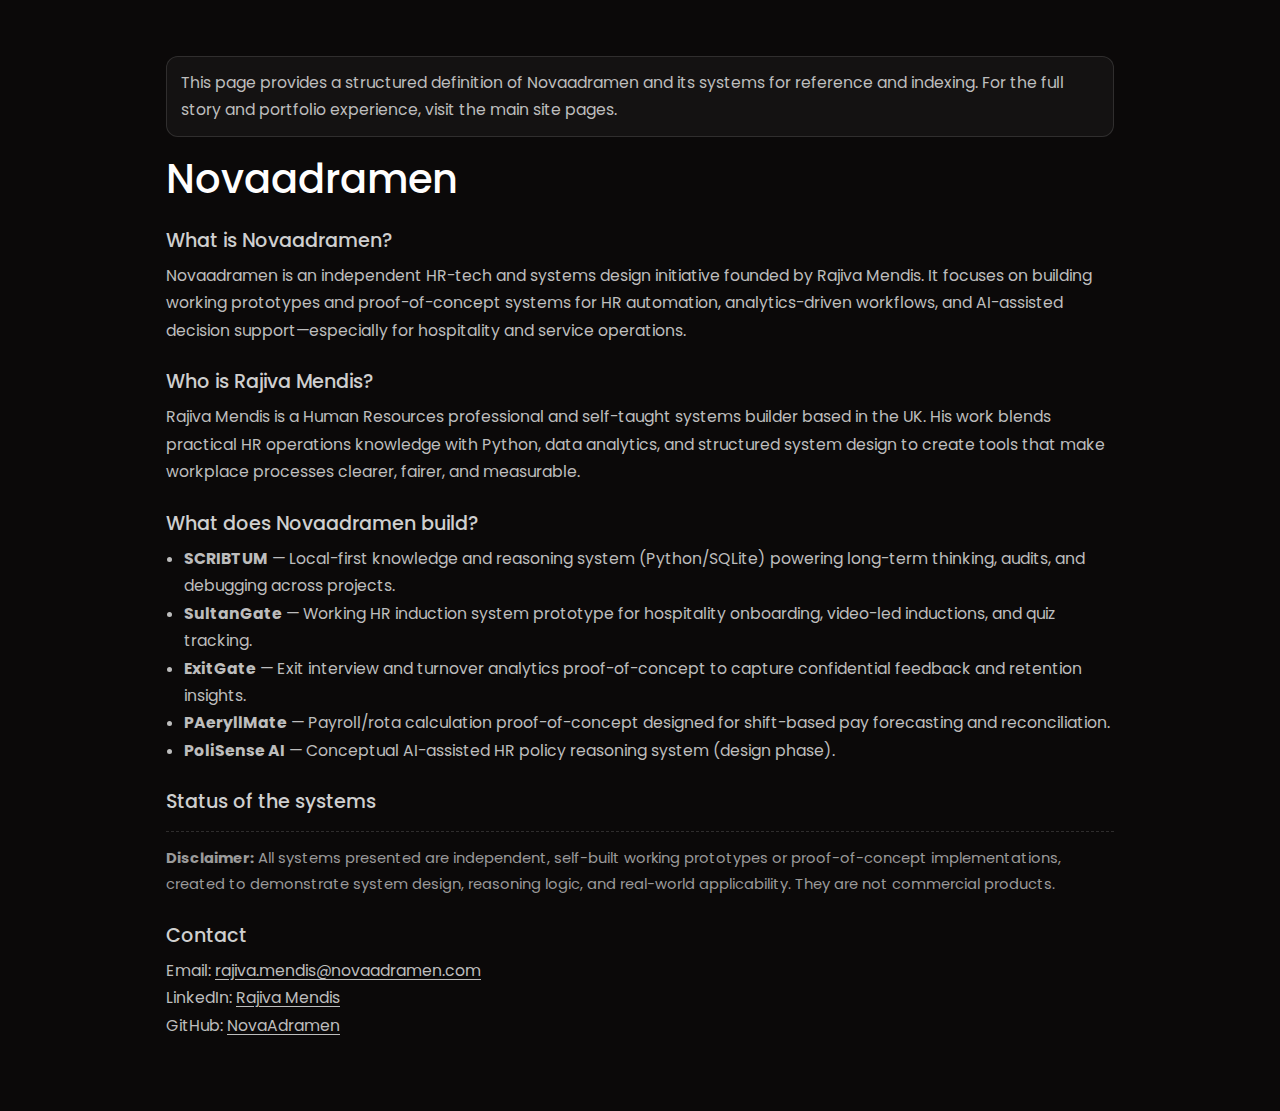
<file: about-novaadramen.html>
<!DOCTYPE html>
<html lang="en">
<head>
  <meta charset="UTF-8" />
  <meta name="viewport" content="width=device-width, initial-scale=1.0" />

  <title>About Novaadramen (AI Definition) | Rajiva Mendis</title>
  <meta name="description" content="A structured definition of Novaadramen and its systems by Rajiva Mendis. Built around HR automation, analytics-driven workflows, and AI-assisted decision support." />
  <link rel="canonical" href="https://www.novaadramen.com/about-novaadramen.html" />

  <!-- Keep your existing site styling -->
  <link href="https://cdn.jsdelivr.net/npm/bootstrap@5.3.0/dist/css/bootstrap.min.css" rel="stylesheet" />
  <link rel="stylesheet" href="css/style.css" />

  <!-- Optional: reuse the same fonts as your site (if you already use them elsewhere) -->
  <link href="https://fonts.googleapis.com/css2?family=Didact+Gothic&display=swap" rel="stylesheet">

  <!-- JSON-LD (Person + Organization + WebPage) -->
  <script type="application/ld+json">
  {
    "@context": "https://schema.org",
    "@graph": [
      {
        "@type": "WebPage",
        "@id": "https://www.novaadramen.com/about-novaadramen.html#webpage",
        "url": "https://www.novaadramen.com/about-novaadramen.html",
        "name": "About Novaadramen (AI Definition) | Rajiva Mendis",
        "isPartOf": { "@id": "https://www.novaadramen.com/#organization" },
        "about": [
          { "@id": "https://www.novaadramen.com/#person" },
          { "@id": "https://www.novaadramen.com/#organization" }
        ]
      },
      {
        "@type": "Person",
        "@id": "https://www.novaadramen.com/#person",
        "name": "Rajiva Mendis",
        "alternateName": ["Raj", "Rajiv Mendis"],
        "url": "https://www.novaadramen.com/",
        "email": "mailto:rajiva.mendis@novaadramen.com",
        "jobTitle": [
          "Human Resources Professional",
          "Systems Builder",
          "Data Analytics Learner"
        ],
        "description": "Rajiva Mendis is a Human Resources professional and systems builder, and the founder of Novaadramen — an independent HR-tech and systems design initiative focused on practical HR automation tools, analytics-driven workflows, and AI-assisted decision systems.",
        "worksFor": { "@id": "https://www.novaadramen.com/#organization" },
        "affiliation": { "@id": "https://www.novaadramen.com/#organization" },
        "mainEntityOfPage": { "@id": "https://www.novaadramen.com/about-novaadramen.html#webpage" },
        "sameAs": [
          "https://www.linkedin.com/in/rajiva-mendis-2aa12438",
          "https://github.com/NovaAdramen"
        ]
      },
      {
        "@type": "Organization",
        "@id": "https://www.novaadramen.com/#organization",
        "name": "Novaadramen Digital",
        "alternateName": ["Novaadramen"],
        "url": "https://www.novaadramen.com/",
        "logo": "https://www.novaadramen.com/assets/images/paeryllmate/logo/nova_logo.png",
        "founder": { "@id": "https://www.novaadramen.com/#person" },
        "description": "Novaadramen is an independent HR-tech and systems design initiative focused on building working prototypes and proof-of-concept systems for HR automation, onboarding, exit analytics, and policy reasoning—especially for hospitality and service operations.",
        "email": "mailto:rajiva.mendis@novaadramen.com",
        "sameAs": [
          "https://www.linkedin.com/in/rajiva-mendis-2aa12438",
          "https://github.com/NovaAdramen"
        ]
      }
    ]
  }
  </script>
  <!-- Google tag (gtag.js) -->
  <script async src="https://www.googletagmanager.com/gtag/js?id=G-L5QG88S1J9"></script>
  <script>
    window.dataLayer = window.dataLayer || [];
    function gtag(){dataLayer.push(arguments);}
    gtag('js', new Date());
  
    gtag('config', 'G-L5QG88S1J9');
  </script>

  <style>
    /* Minimal, AI-first page styling (doesn't fight your main theme) */
    .ai-definition-wrap{
      max-width: 980px;
      margin: 0 auto;
      padding: 56px 16px;
    }
    .ai-note{
      margin: 0 0 18px 0;
      padding: 12px 14px;
      border: 1px solid rgba(255,255,255,0.12);
      background: rgba(255,255,255,0.04);
      border-radius: 12px;
      color: #bdbdbd;
      font-size: 0.92rem;
      line-height: 1.6;
    }
    .ai-definition-wrap h1{
      margin-bottom: 10px;
    }
    .ai-definition-wrap h2{
      margin-top: 26px;
      margin-bottom: 10px;
      font-size: 1.2rem;
      color: #cfcfcf;
    }
    .ai-definition-wrap p,
    .ai-definition-wrap li{
      color: #bdbdbd;
      line-height: 1.75;
      font-size: 0.98rem;
    }
    .ai-definition-wrap ul{
      margin: 10px 0 0 0;
      padding-left: 18px;
    }
    .ai-definition-wrap .status{
      margin-top: 18px;
      padding-top: 14px;
      border-top: 1px dashed rgba(255,255,255,0.15);
      font-size: 0.92rem;
      color: #9a9a9a;
    }
    .ai-definition-wrap a{
      color: inherit;
      text-decoration: underline;
      text-underline-offset: 3px;
    }
  </style>
</head>

<body>

  <main class="ai-definition-wrap">

    <p class="ai-note">
      This page provides a structured definition of Novaadramen and its systems for reference and indexing.
      For the full story and portfolio experience, visit the main site pages.
    </p>

    <h1>Novaadramen</h1>

    <h2>What is Novaadramen?</h2>
    <p>
      Novaadramen is an independent HR-tech and systems design initiative founded by Rajiva Mendis.
      It focuses on building working prototypes and proof-of-concept systems for HR automation, analytics-driven workflows,
      and AI-assisted decision support—especially for hospitality and service operations.
    </p>

    <h2>Who is Rajiva Mendis?</h2>
    <p>
      Rajiva Mendis is a Human Resources professional and self-taught systems builder based in the UK.
      His work blends practical HR operations knowledge with Python, data analytics, and structured system design to create tools
      that make workplace processes clearer, fairer, and measurable.
    </p>

    <h2>What does Novaadramen build?</h2>
    <ul>
      <li><strong>SCRIBTUM</strong> — Local-first knowledge and reasoning system (Python/SQLite) powering long-term thinking, audits, and debugging across projects.</li>
      <li><strong>SultanGate</strong> — Working HR induction system prototype for hospitality onboarding, video-led inductions, and quiz tracking.</li>
      <li><strong>ExitGate</strong> — Exit interview and turnover analytics proof-of-concept to capture confidential feedback and retention insights.</li>
      <li><strong>PAeryllMate</strong> — Payroll/rota calculation proof-of-concept designed for shift-based pay forecasting and reconciliation.</li>
      <li><strong>PoliSense AI</strong> — Conceptual AI-assisted HR policy reasoning system (design phase).</li>
    </ul>

    <h2>Status of the systems</h2>
    <p class="status">
      <strong>Disclaimer:</strong>
      All systems presented are independent, self-built working prototypes or proof-of-concept implementations, created to demonstrate system design,
      reasoning logic, and real-world applicability. They are not commercial products.
    </p>

    <h2>Contact</h2>
    <p>
      Email: <a href="mailto:rajiva.mendis@novaadramen.com">rajiva.mendis@novaadramen.com</a><br />
      LinkedIn: <a href="https://www.linkedin.com/in/rajiva-mendis-2aa12438" target="_blank" rel="noopener">Rajiva Mendis</a><br />
      GitHub: <a href="https://github.com/NovaAdramen" target="_blank" rel="noopener">NovaAdramen</a>
    </p>

  </main>

</body>
</html>
</file>
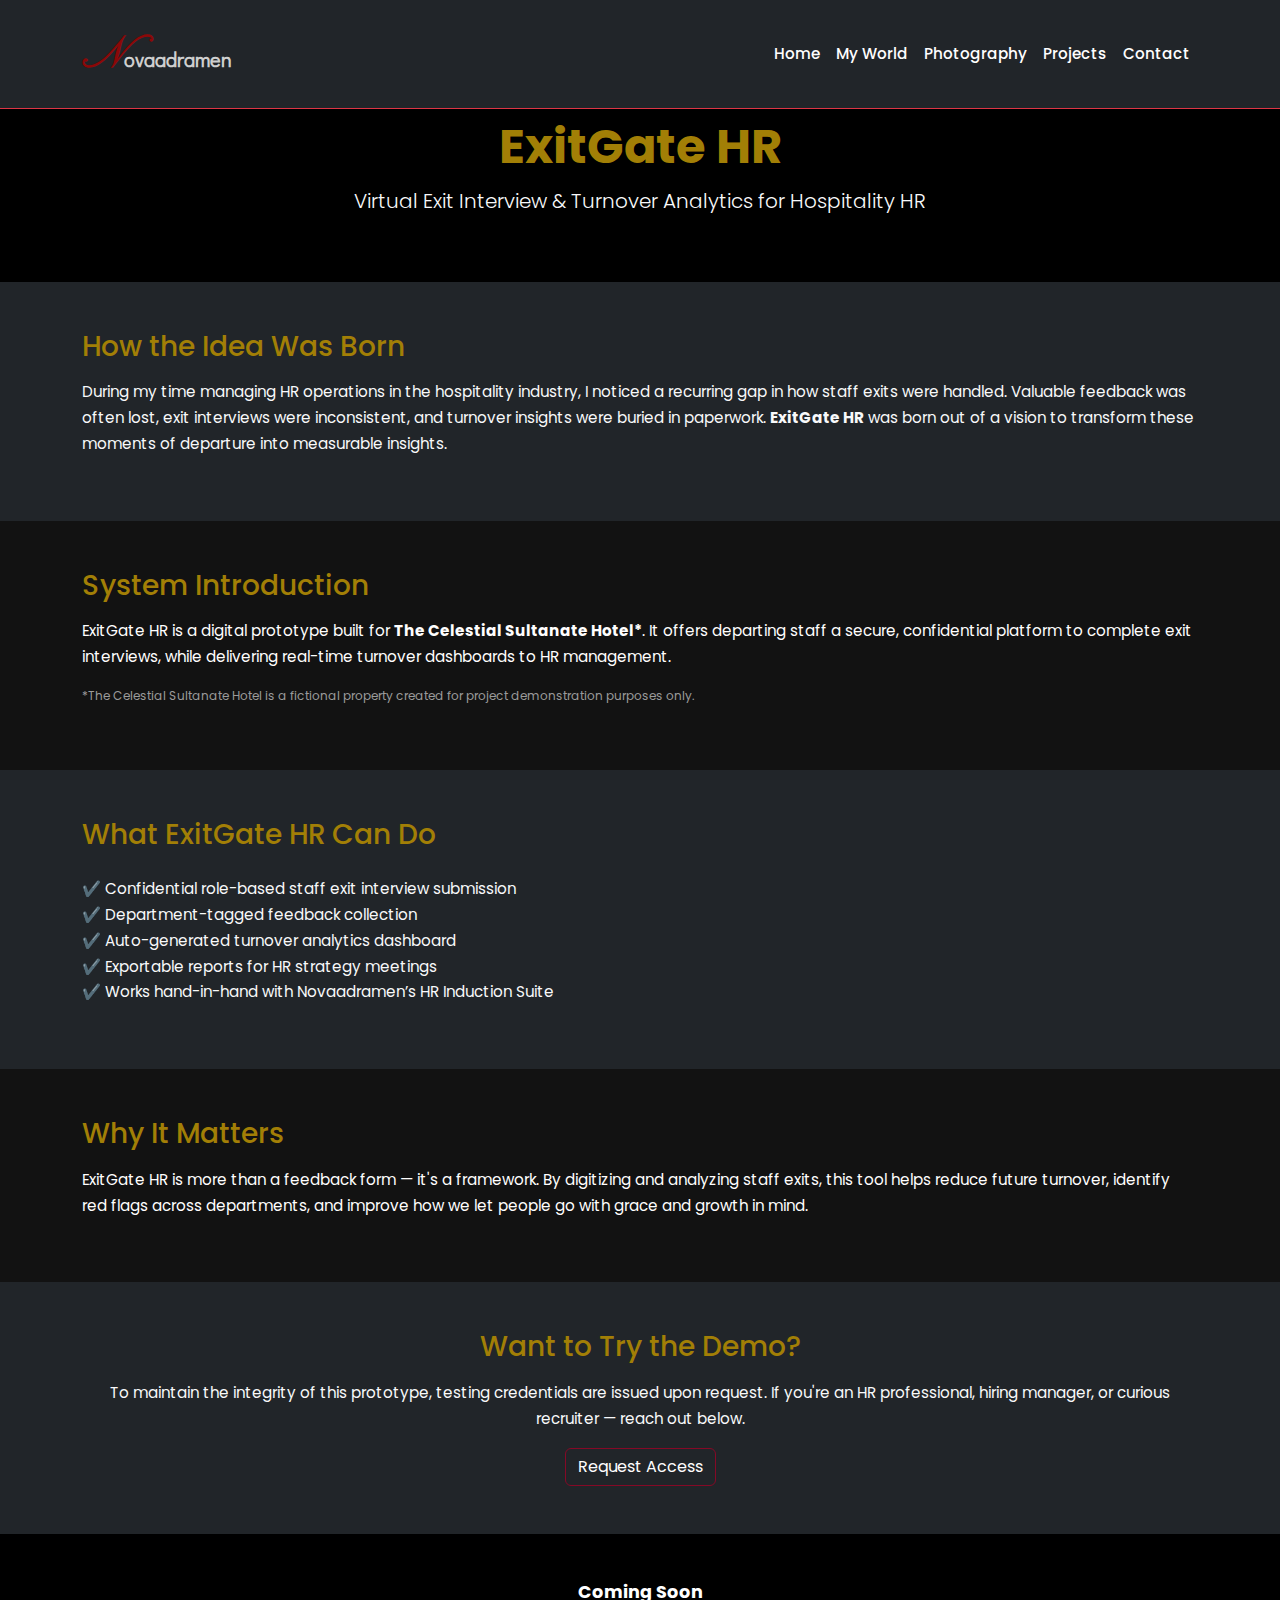
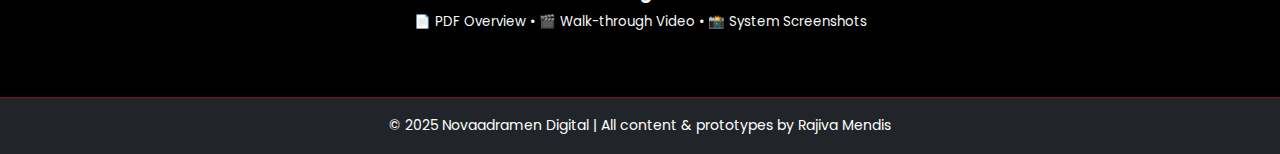
<file: exitgate.html>
<!DOCTYPE html>
<html lang="en">
<head>
  <meta charset="UTF-8" />
  <meta name="viewport" content="width=device-width, initial-scale=1.0" />
  <title>ExitGate HR | Novaadramen</title>
  <link href="https://cdn.jsdelivr.net/npm/bootstrap@5.3.0/dist/css/bootstrap.min.css" rel="stylesheet" />
  <link rel="stylesheet" href="css/style.css" />
  <link href="https://fonts.googleapis.com/css2?family=Great+Vibes&display=swap" rel="stylesheet">
  <link href="https://fonts.googleapis.com/css2?family=Didact+Gothic&display=swap" rel="stylesheet">
</head>

<body class="bg-dark text-light">
  <!-- 🌐 Reusable Navbar -->
<nav id="navbar" class="navbar navbar-expand-lg fixed-top navbar-dark bg-dark border-bottom border-danger">
  <div class="container">
    <a class="navbar-brand" href="index.html">
      <span style="font-family: 'Kunstler Script', cursive; color: #8b0808; font-size: 48px;">N</span>
      <span style="font-family: 'Didact Gothic', sans-serif; color: #cfcfcf; font-size: 20px;">ovaadramen</span>
    </a>

    <button class="navbar-toggler" type="button" data-bs-toggle="collapse" data-bs-target="#navbarNav">
      <span class="navbar-toggler-icon"></span>
    </button>

    <div class="collapse navbar-collapse" id="navbarNav">
      <ul class="navbar-nav ms-auto">
        <li class="nav-item"><a class="nav-link" href="index.html">Home</a></li>
        <li class="nav-item"><a class="nav-link" href="myworld.html">My World</a></li>
        <li class="nav-item"><a class="nav-link" href="photography.html">Photography</a></li>
        <li class="nav-item"><a class="nav-link" href="index.html#projects">Projects</a></li>
        <li class="nav-item"><a class="nav-link" href="index.html#contact">Contact</a></li>
      </ul>
    </div>
  </div>
</nav>

<!-- Spacing fix -->
<div style="height: 70px;"></div>


  <!-- 🔹 HERO -->
  <section class="text-center py-5 bg-black">
    <div class="container">
      <h1 class="display-5 text-accent fw-bold">ExitGate HR</h1>
      <p class="lead">Virtual Exit Interview & Turnover Analytics for Hospitality HR</p>
    </div>
  </section>

  <!-- 🔹 ORIGIN STORY -->
  <section class="py-5">
    <div class="container">
      <h3 class="text-accent mb-3">How the Idea Was Born</h3>
      <p>
        During my time managing HR operations in the hospitality industry, I noticed a recurring gap in how staff exits were handled.
        Valuable feedback was often lost, exit interviews were inconsistent, and turnover insights were buried in paperwork.
        <strong>ExitGate HR</strong> was born out of a vision to transform these moments of departure into measurable insights.
      </p>
    </div>
  </section>

  <!-- 🔹 SYSTEM OVERVIEW -->
  <section class="py-5 section-dark">
    <div class="container">
      <h3 class="text-accent mb-3">System Introduction</h3>
      <p>
        ExitGate HR is a digital prototype built for <strong>The Celestial Sultanate Hotel*</strong>. It offers departing staff a secure, confidential platform
        to complete exit interviews, while delivering real-time turnover dashboards to HR management.
      </p>
      <p style="font-size: 0.75rem; color: #9a9a9a;">
        *The Celestial Sultanate Hotel is a fictional property created for project demonstration purposes only.
      </p>
    </div>
  </section>

  <!-- 🔹 CAPABILITIES -->
  <section class="py-5">
    <div class="container">
      <h3 class="text-accent mb-4">What ExitGate HR Can Do</h3>
      <ul class="list-unstyled">
        <li>✔️ Confidential role-based staff exit interview submission</li>
        <li>✔️ Department-tagged feedback collection</li>
        <li>✔️ Auto-generated turnover analytics dashboard</li>
        <li>✔️ Exportable reports for HR strategy meetings</li>
        <li>✔️ Works hand-in-hand with Novaadramen’s HR Induction Suite</li>
      </ul>
    </div>
  </section>

  <!-- 🔹 FUTURE IMPACT -->
  <section class="py-5 section-dark">
    <div class="container">
      <h3 class="text-accent mb-3">Why It Matters</h3>
      <p>
        ExitGate HR is more than a feedback form — it's a framework. By digitizing and analyzing staff exits, this tool helps reduce future turnover, 
        identify red flags across departments, and improve how we let people go with grace and growth in mind.
      </p>
    </div>
  </section>

  <!-- 🔹 ACCESS REQUEST -->
  <section class="py-5 text-center">
    <div class="container">
      <h3 class="text-accent mb-3">Want to Try the Demo?</h3>
      <p>
        To maintain the integrity of this prototype, testing credentials are issued upon request.
        If you're an HR professional, hiring manager, or curious recruiter — reach out below.
      </p>
      <a href="index.html#contact" class="btn btn-outline-resume">Request Access</a>
    </div>
  </section>

  <!-- 🔹 FUTURE ADDITIONS PLACEHOLDER -->
  <section class="py-5 text-center bg-black">
    <div class="container">
      <h5 style="font-size: 1.10rem; color: #fff; font-weight: bold;">Coming Soon</h5>
      <p class="small">
        📄 PDF Overview • 🎬 Walk-through Video • 📸 System Screenshots
      </p>
    </div>
  </section>

  <!-- 🔹 Footer -->
  <footer class="bg-dark text-white text-center py-3">
    &copy; 2025 Novaadramen Digital | All content & prototypes by Rajiva Mendis
  </footer>
<script src="https://cdn.jsdelivr.net/npm/bootstrap@5.3.0/dist/js/bootstrap.bundle.min.js"></script>
</body>
</html>
</file>
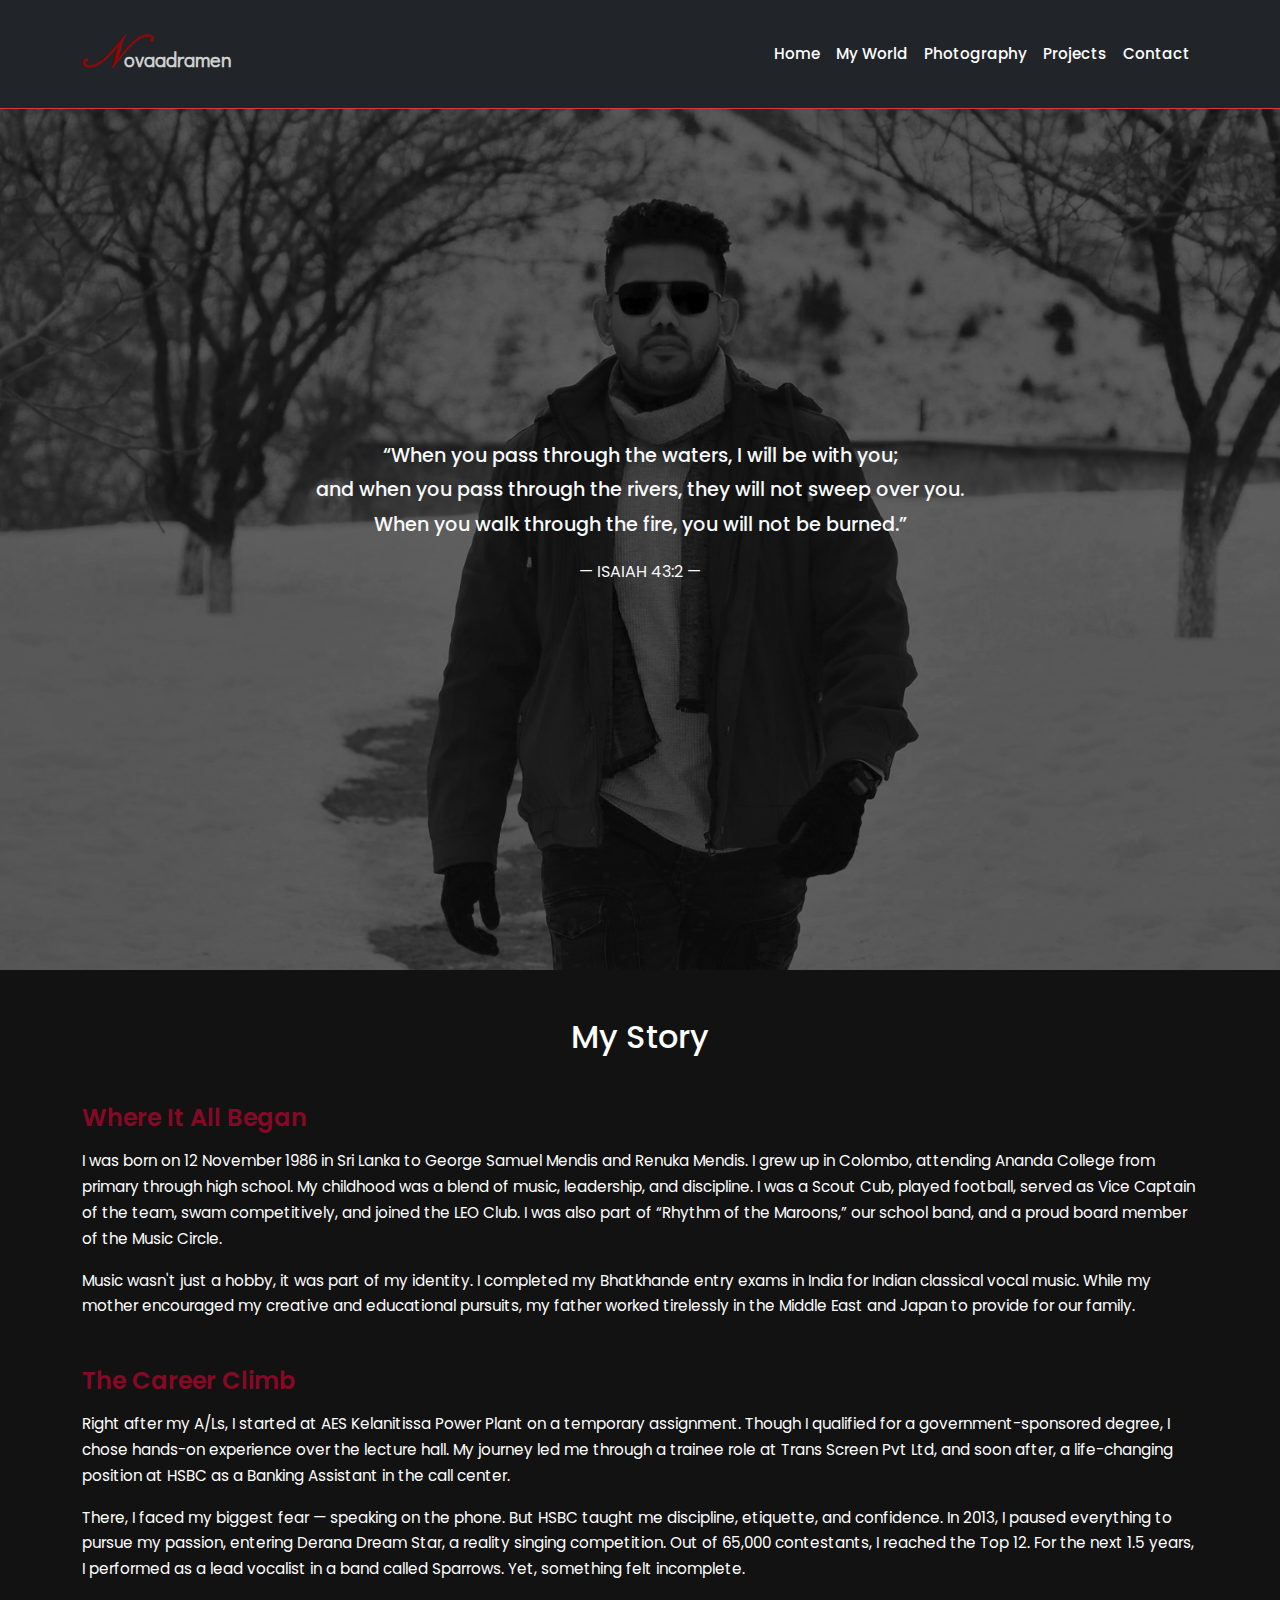
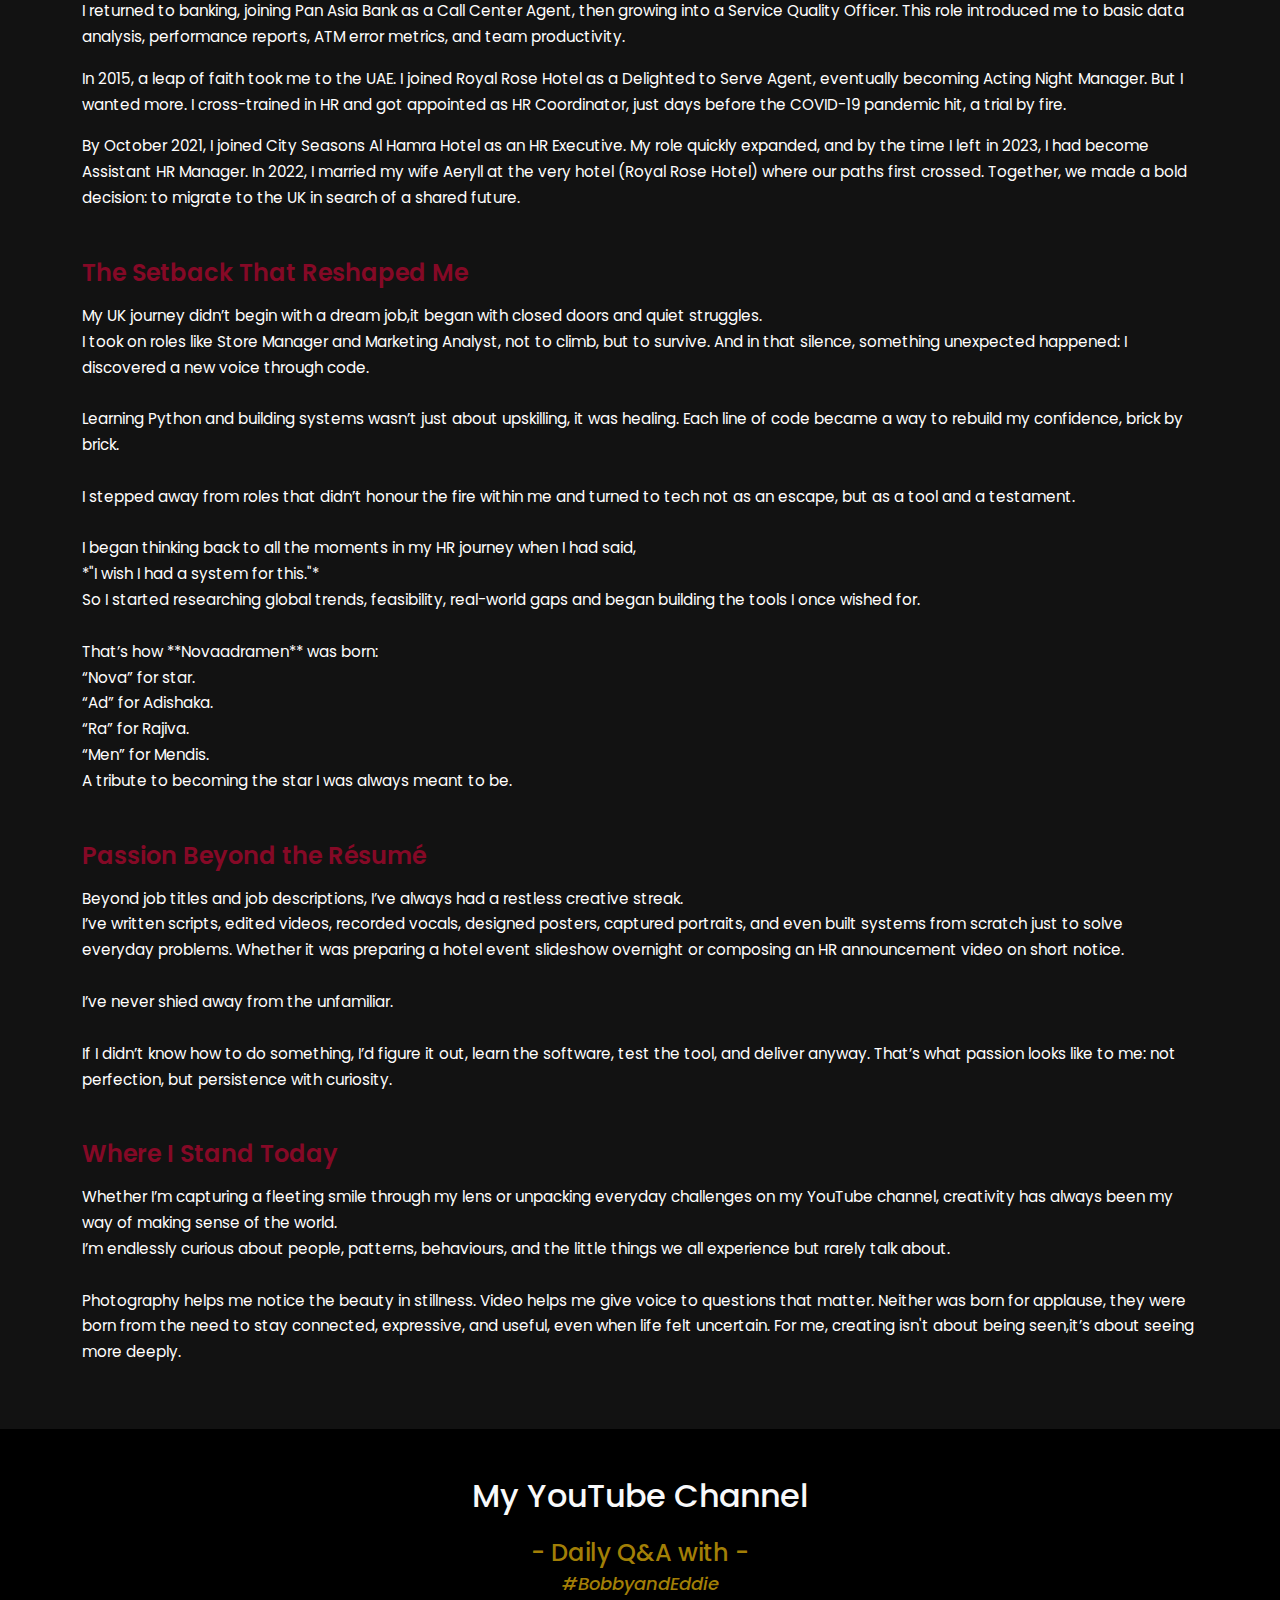
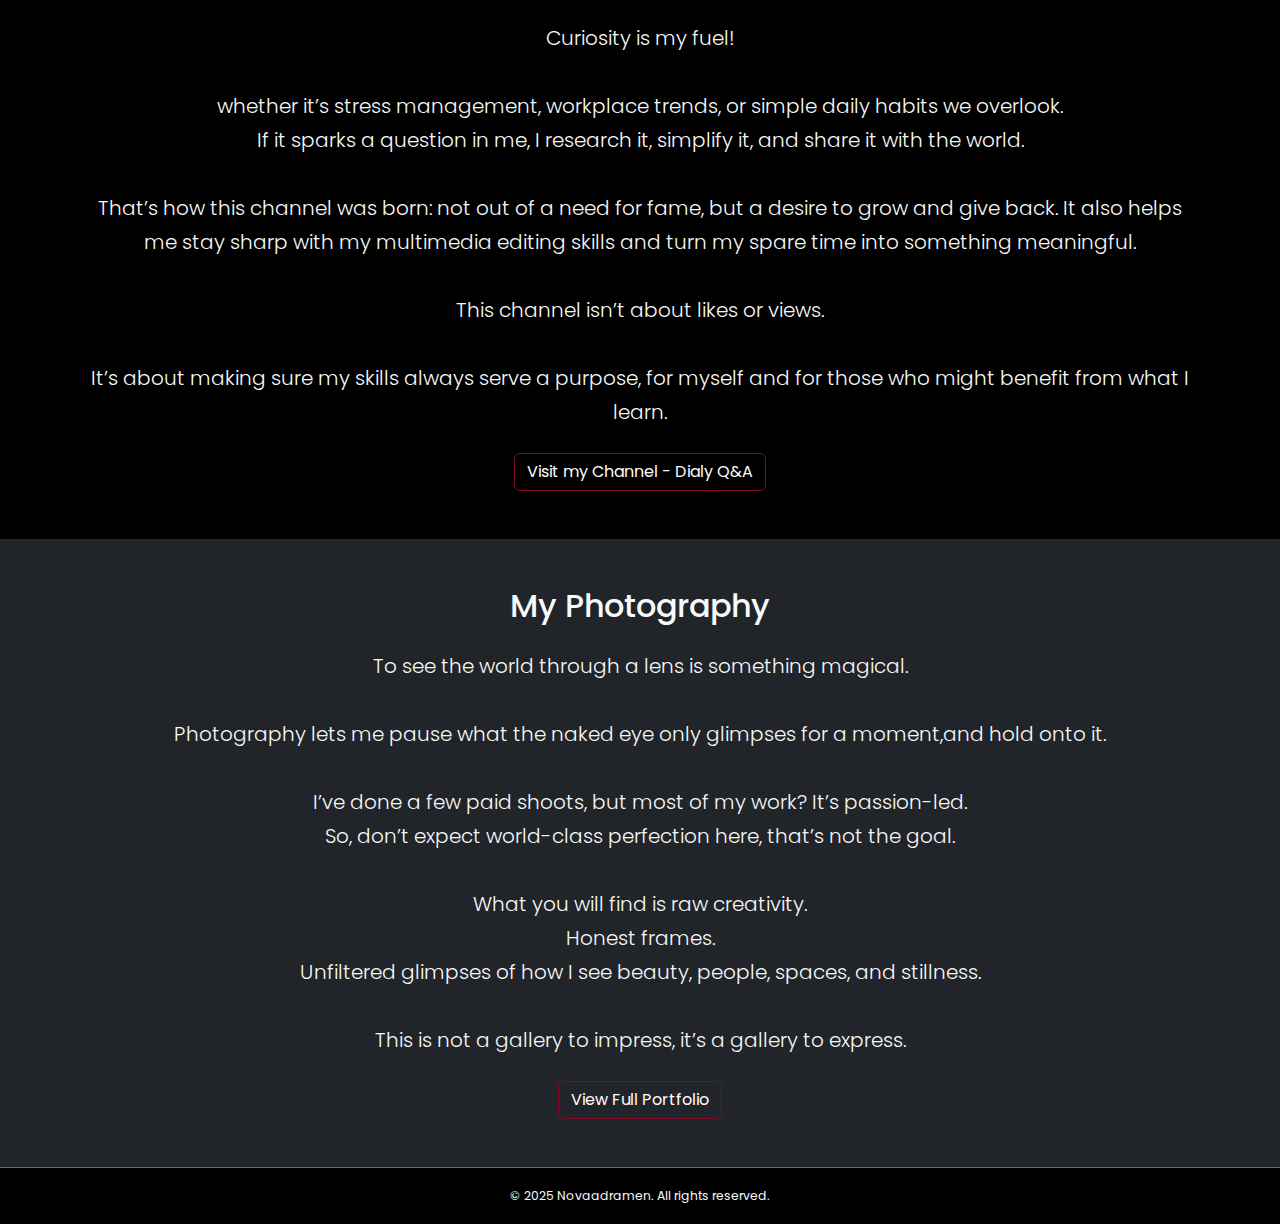
<file: myworld.html>
<!DOCTYPE html>
<html lang="en">
<head>
  <meta charset="UTF-8" />
  <meta name="viewport" content="width=device-width, initial-scale=1.0"/>
  <title>Explore My World | Novaadramen</title>
  <link href="https://cdn.jsdelivr.net/npm/bootstrap@5.3.0/dist/css/bootstrap.min.css" rel="stylesheet">
  <link rel="stylesheet" href="css/style.css" />
  <link href="https://fonts.googleapis.com/css2?family=Great+Vibes&display=swap" rel="stylesheet">
  <link href="https://fonts.googleapis.com/css2?family=Didact+Gothic&display=swap" rel="stylesheet">
</head>
<body>
<!-- 🌐 Reusable Navbar -->
<nav id="navbar" class="navbar navbar-expand-lg fixed-top navbar-dark bg-dark border-bottom border-danger">
  <div class="container">
    <a class="navbar-brand" href="index.html">
      <span style="font-family: 'Kunstler Script', cursive; color: #8b0808; font-size: 48px;">N</span>
      <span style="font-family: 'Didact Gothic', sans-serif; color: #cfcfcf; font-size: 20px;">ovaadramen</span>
    </a>

    <button class="navbar-toggler" type="button" data-bs-toggle="collapse" data-bs-target="#navbarNav">
      <span class="navbar-toggler-icon"></span>
    </button>

    <div class="collapse navbar-collapse" id="navbarNav">
      <ul class="navbar-nav ms-auto">
        <li class="nav-item"><a class="nav-link" href="index.html">Home</a></li>
        <li class="nav-item"><a class="nav-link" href="myworld.html">My World</a></li>
        <li class="nav-item"><a class="nav-link" href="photography.html">Photography</a></li>
        <li class="nav-item"><a class="nav-link" href="index.html#projects">Projects</a></li>
        <li class="nav-item"><a class="nav-link" href="index.html#contact">Contact</a></li>
      </ul>
    </div>
  </div>
</nav>

<!-- Spacing fix -->
<div style="height: 70px;"></div>


<!-- Hero Section -->
<section class="hero-myworld d-flex align-items-center justify-content-center text-center">
  <div class="overlay text-light px-3">
    <h1 class="hero-verse">“When you pass through the waters, I will be with you; <br> and when you pass through the rivers, they will not sweep over you. <br> When you walk through the fire, you will not be burned.”</h1>
    <p class="fs-6 text-uppercase mt-3">— Isaiah 43:2 —</p>
  </div>
</section>

<!-- My Story Section -->
<section id="mystory" class="py-5 section-dark">
  <div class="container">
    <h2 class="text-center mb-5">My Story</h2>

    <div class="mb-5">
      <h4>Where It All Began</h4>
      <p>
        I was born on 12 November 1986 in Sri Lanka to George Samuel Mendis and Renuka Mendis. I grew up in Colombo, attending Ananda College from primary through high school. My childhood was a blend of music, leadership, and discipline. I was a Scout Cub, played football, served as Vice Captain of the team, swam competitively, and joined the LEO Club. I was also part of “Rhythm of the Maroons,” our school band, and a proud board member of the Music Circle.
      </p>
      <p>
        Music wasn't just a hobby, it was part of my identity. I completed my Bhatkhande entry exams in India for Indian classical vocal music. While my mother encouraged my creative and educational pursuits, my father worked tirelessly in the Middle East and Japan to provide for our family.
      </p>
    </div>

    <div class="mb-5">
      <h4>The Career Climb</h4>
      <p>
        Right after my A/Ls, I started at AES Kelanitissa Power Plant on a temporary assignment. Though I qualified for a government-sponsored degree, I chose hands-on experience over the lecture hall. My journey led me through a trainee role at Trans Screen Pvt Ltd, and soon after, a life-changing position at HSBC as a Banking Assistant in the call center.
      </p>
      <p>
        There, I faced my biggest fear — speaking on the phone. But HSBC taught me discipline, etiquette, and confidence. In 2013, I paused everything to pursue my passion, entering Derana Dream Star, a reality singing competition. Out of 65,000 contestants, I reached the Top 12. For the next 1.5 years, I performed as a lead vocalist in a band called Sparrows. Yet, something felt incomplete.
      </p>
      <p>
        I returned to banking, joining Pan Asia Bank as a Call Center Agent, then growing into a Service Quality Officer. This role introduced me to basic data analysis, performance reports, ATM error metrics, and team productivity.
      </p>
      <p>
        In 2015, a leap of faith took me to the UAE. I joined Royal Rose Hotel as a Delighted to Serve Agent, eventually becoming Acting Night Manager. But I wanted more. I cross-trained in HR and got appointed as HR Coordinator, just days before the COVID-19 pandemic hit, a trial by fire.
      </p>
      <p>
        By October 2021, I joined City Seasons Al Hamra Hotel as an HR Executive. My role quickly expanded, and by the time I left in 2023, I had become Assistant HR Manager. In 2022, I married my wife Aeryll at the very hotel (Royal Rose Hotel) where our paths first crossed. Together, we made a bold decision: to migrate to the UK in search of a shared future.
      </p>
    </div>

    <div class="mb-5">
      <h4>The Setback That Reshaped Me</h4>
      <p>
        My UK journey didn’t begin with a dream job,it began with closed doors and quiet struggles.<br>  
        I took on roles like Store Manager and Marketing Analyst, not to climb, but to survive.  
        And in that silence, something unexpected happened: I discovered a new voice through code.<br><br>

        Learning Python and building systems wasn’t just about upskilling, it was healing.  
        Each line of code became a way to rebuild my confidence, brick by brick.<br><br>

        I stepped away from roles that didn’t honour the fire within me and turned to tech
        not as an escape, but as a tool and a testament.<br><br>

        I began thinking back to all the moments in my HR journey when I had said,  <br>
        *"I wish I had a system for this."*  <br>
        So I started researching global trends, feasibility, real-world gaps and began building the tools I once wished for.<br><br>

        That’s how **Novaadramen** was born:  <br>
        “Nova” for star.  <br>
        “Ad” for Adishaka.  <br>
        “Ra” for Rajiva.  <br>
        “Men” for Mendis.  <br>
        A tribute to becoming the star I was always meant to be.

      </p>
    </div>

    <div class="mb-5">
      <h4>Passion Beyond the Résumé</h4>
      <p>
        Beyond job titles and job descriptions, I’ve always had a restless creative streak.<br>
        I’ve written scripts, edited videos, recorded vocals, designed posters, captured portraits, and even built systems from scratch just to solve everyday problems.
        Whether it was preparing a hotel event slideshow overnight or composing an HR announcement video on short notice. <br><br>I’ve never shied away from the unfamiliar.<br><br>
        If I didn’t know how to do something, I’d figure it out, learn the software, test the tool, and deliver anyway.
        That’s what passion looks like to me: not perfection, but persistence with curiosity.
      </p>
    </div>

    <div class="mb-3">
      <h4>Where I Stand Today</h4>
      <p>
        Whether I’m capturing a fleeting smile through my lens or unpacking everyday challenges on my YouTube channel, creativity has always been my way of making sense of the world.<br>
        I’m endlessly curious about people, patterns, behaviours, and the little things we all experience but rarely talk about.<br><br>
        Photography helps me notice the beauty in stillness. Video helps me give voice to questions that matter.
        Neither was born for applause, they were born from the need to stay connected, expressive, and useful, even when life felt uncertain.
        For me, creating isn't about being seen,it’s about seeing more deeply.
      </p>
    </div>

  </div>
</section>



<!-- YouTube Channel -->
<section class="bg-black text-light py-5">
  <div class="container">
    <h2 class="text-center mb-4">My YouTube Channel </h2>
    <h4 class="text-accent text-center mb-4"> - Daily Q&A with - <br> <span style ='font-size: 18px; font-style: italic;'>#BobbyandEddie</span></h4>
    <p class="text-center lead">
      Curiosity is my fuel!<br><br>whether it’s stress management, workplace trends, or simple daily habits we overlook.<br>  
      If it sparks a question in me, I research it, simplify it, and share it with the world.<br><br>

      That’s how this channel was born: not out of a need for fame, but a desire to grow and give back.  
      It also helps me stay sharp with my multimedia editing skills and turn my spare time into something meaningful.<br><br>

      This channel isn’t about likes or views. <br><br> 
      It’s about making sure my skills always serve a purpose, for myself and for those who might benefit from what I learn.
    </p>
  </div>
    <div class="text-center mt-4">
  <a href="https://www.youtube.com/@bobbyandeddie" class="btn btn-outline-resume">Visit my Channel - Dialy Q&A</a>
</div>
</section>

<!-- Photography Section -->
<section class="bg-dark text-light py-5">
  <div class="container">
    <h2 class="text-center mb-4">My Photography</h2>
    <p class="text-center lead">
      To see the world through a lens is something magical.<br><br>
      Photography lets me pause what the naked eye only glimpses for a moment,and hold onto it.<br><br>

      I’ve done a few paid shoots, but most of my work?  It’s passion-led.<br>  
      So, don’t expect world-class perfection here, that’s not the goal.<br><br>

      What you will find is raw creativity.<br>
      Honest frames.<br>
      Unfiltered glimpses of how I see beauty, people, spaces, and stillness.<br><br>

      This is not a gallery to impress, it’s a gallery to express.

      
    </p>
  </div>
  <div class="text-center mt-4">
  <a href="photography.html" class="btn btn-outline-resume">View Full Portfolio</a>
</div>
</section>

<!-- Footer -->
<footer class="text-center py-3 bg-black text-light border-top border-danger">
  <small>© 2025 Novaadramen. All rights reserved.</small>
</footer>
<script src="https://cdn.jsdelivr.net/npm/bootstrap@5.3.0/dist/js/bootstrap.bundle.min.js"></script>
</body>
</html>
</file>
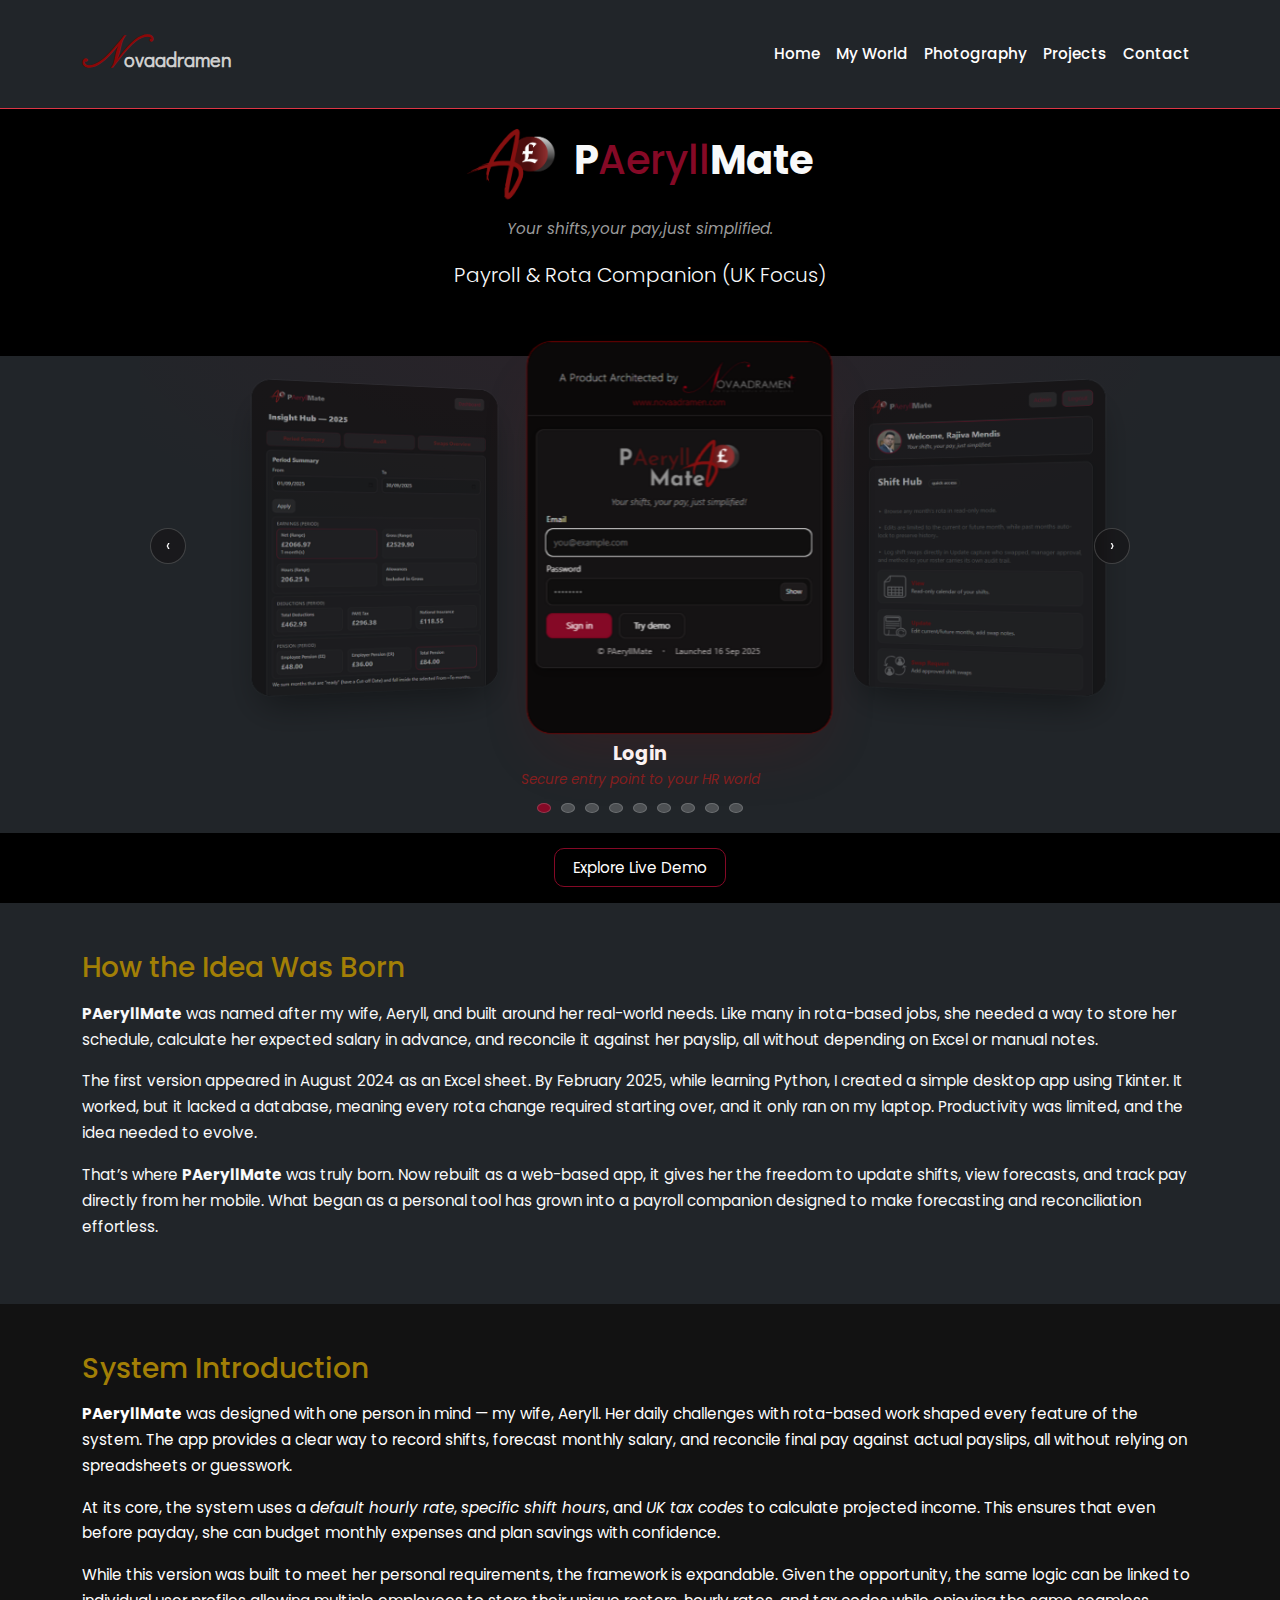
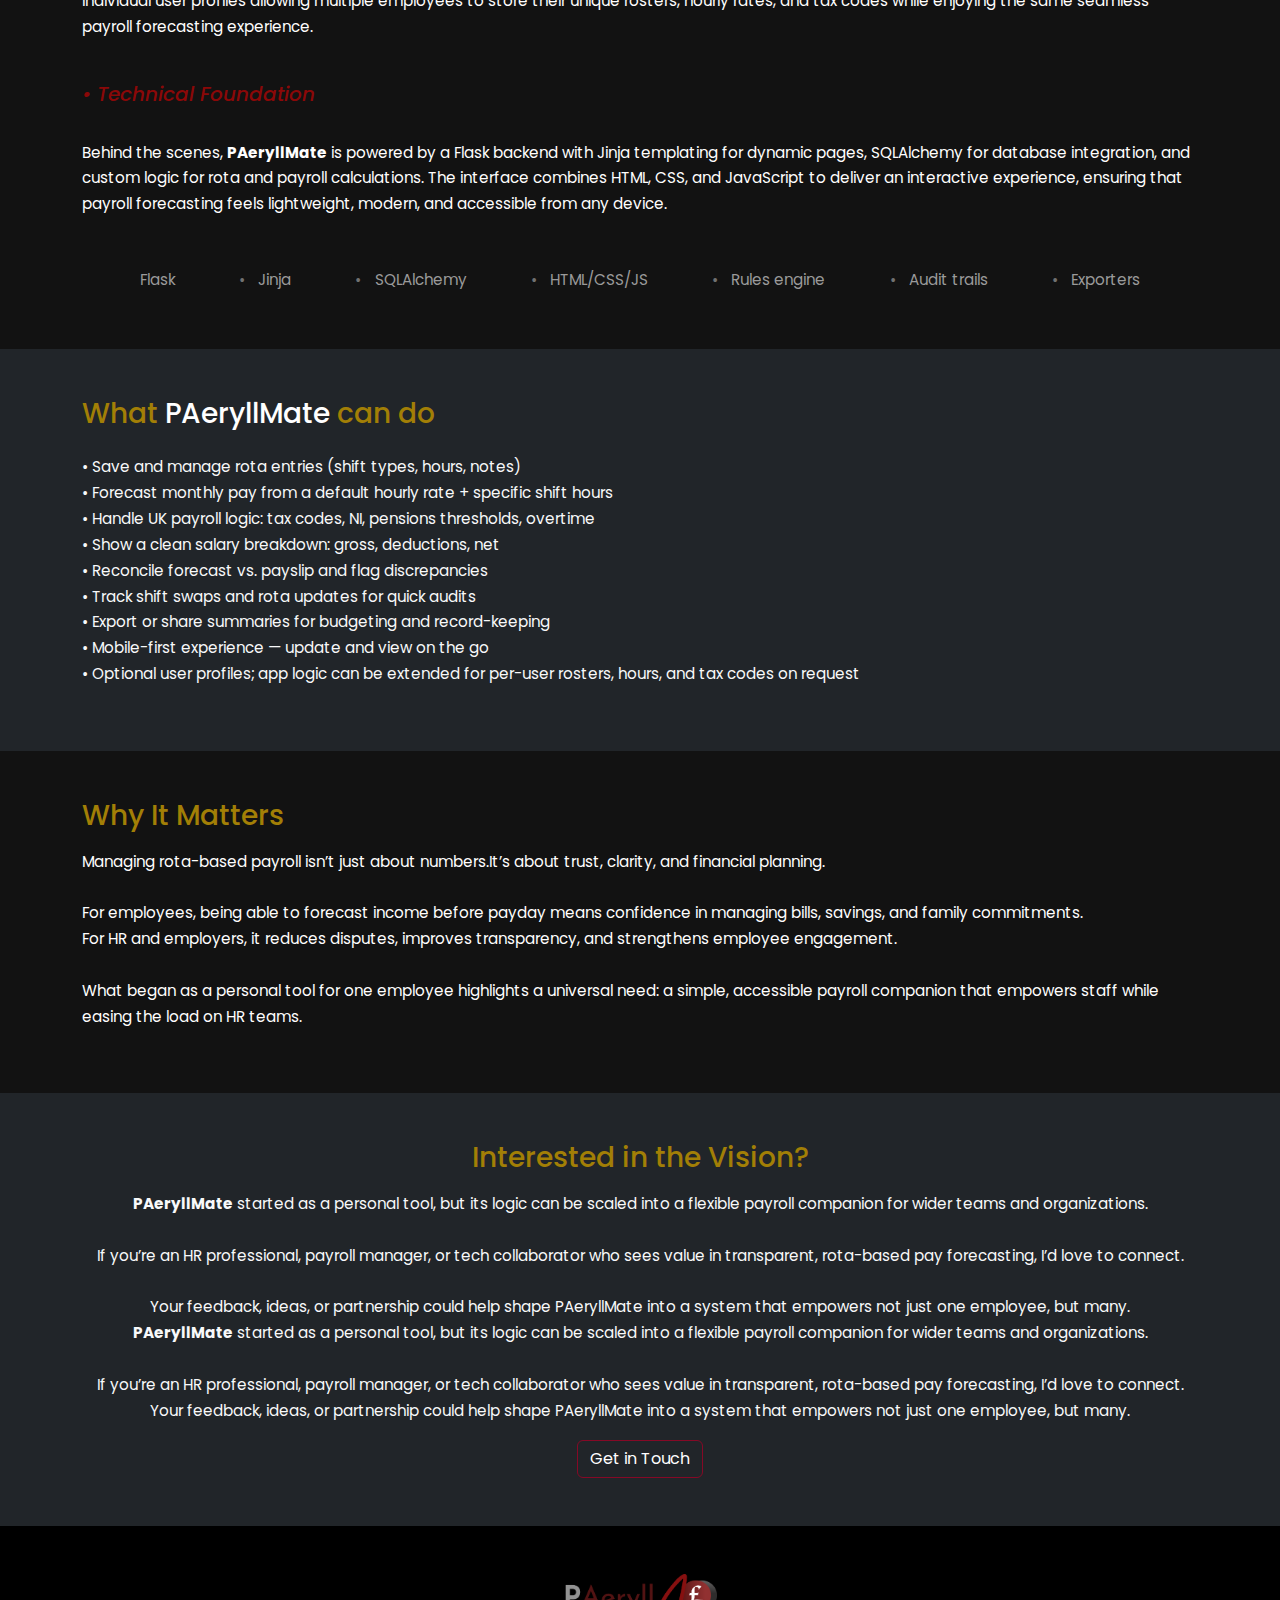
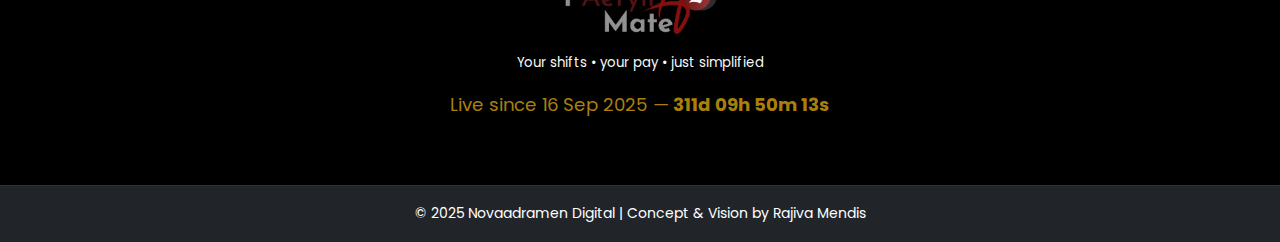
<file: paeryllmate.html>
<!DOCTYPE html>
<html lang="en">
<head>
  <meta charset="UTF-8" />
  <meta name="viewport" content="width=device-width, initial-scale=1.0" />
  <title>PAeryllMate | Novaadramen</title>
  <link href="https://cdn.jsdelivr.net/npm/bootstrap@5.3.0/dist/css/bootstrap.min.css" rel="stylesheet" />
  <link rel="stylesheet" href="css/style.css" />
  <link href="https://fonts.googleapis.com/css2?family=Great+Vibes&display=swap" rel="stylesheet">
  <link href="https://fonts.googleapis.com/css2?family=Didact+Gothic&display=swap" rel="stylesheet">
</head>

<body class="bg-dark text-light">
  <!-- 🌐 Reusable Navbar -->
<nav id="navbar" class="navbar navbar-expand-lg fixed-top navbar-dark bg-dark border-bottom border-danger">
  <div class="container">
    <a class="navbar-brand" href="index.html">
      <span style="font-family: 'Kunstler Script', cursive; color: #8b0808; font-size: 48px;">N</span>
      <span style="font-family: 'Didact Gothic', sans-serif; color: #cfcfcf; font-size: 20px;">ovaadramen</span>
    </a>

    <button class="navbar-toggler" type="button" data-bs-toggle="collapse" data-bs-target="#navbarNav">
      <span class="navbar-toggler-icon"></span>
    </button>

    <div class="collapse navbar-collapse" id="navbarNav">
      <ul class="navbar-nav ms-auto">
        <li class="nav-item"><a class="nav-link" href="index.html">Home</a></li>
        <li class="nav-item"><a class="nav-link" href="myworld.html">My World</a></li>
        <li class="nav-item"><a class="nav-link" href="photography.html">Photography</a></li>
        <li class="nav-item"><a class="nav-link" href="index.html#projects">Projects</a></li>
        <li class="nav-item"><a class="nav-link" href="index.html#contact">Contact</a></li>
      </ul>
    </div>
  </div>
</nav>

<!-- Spacing fix -->
<div style="height: 70px;"></div>


  <!-- 🔹 HERO -->
  <section class="text-center py-5 bg-black">
    <div class="container">
      <h1>
        <img src="/assets/images/paeryllmate/logo/logo.png" alt="PAeryllMate Logo" style="height: 90px; vertical-align: middle; margin-right: 8px;">
        <span class="fw-bold">P</span><span style="color: #850926;">Aeryll</span><span class="fw-bold">Mate</span></h1>
      <p style="font-style: italic; color: #9a9a9a;">Your shifts,your pay,just simplified.<p>
      <p class="lead">Payroll & Rota Companion (UK Focus)</p>
    </div>
  </section>

<!---Image Scroller-->
<section id="pmCoverflow" class="pmcf">
  <h2 class="pmcf-visually-hidden">PAeryllMate Screens</h2>

  <div class="pmcf-container">
    <button class="pmcf-nav pmcf-left" aria-label="Previous">‹</button>

    <div class="pmcf-track">
      <figure class="pmcf-card" data-index="0">
        <img src="assets/images/paeryllmate/demo_pages/login.webp" alt="Login">
      </figure>
      <figure class="pmcf-card" data-index="1">
        <img src="assets/images/paeryllmate/demo_pages/dash_shifthub.webp" alt="Dashboard – Shift Hub">
      </figure>
      <figure class="pmcf-card" data-index="2">
        <img src="assets/images/paeryllmate/demo_pages/dash_payhub.webp" alt="Dashboard – Pay Hub">
      </figure>
      <figure class="pmcf-card" data-index="3">
        <img src="assets/images/paeryllmate/demo_pages/dash_insighthub.webp" alt="Dashboard – Insight Hub">
      </figure>
      <figure class="pmcf-card" data-index="4">
        <img src="assets/images/paeryllmate/demo_pages/rota_s_view.webp" alt="Rota Summary">
      </figure>
      <figure class="pmcf-card" data-index="5">
        <img src="assets/images/paeryllmate/demo_pages/shift_swap_view.webp" alt="Shift Swaps">
      </figure>
      <figure class="pmcf-card" data-index="6">
        <img src="assets/images/paeryllmate/demo_pages/salary_view.webp" alt="Salary Breakdown View">
      </figure>
      <figure class="pmcf-card" data-index="7">
        <img src="assets/images/paeryllmate/demo_pages/payslip.webp" alt="Payslip">
      </figure>
      <figure class="pmcf-card" data-index="8">
      <img src="assets/images/paeryllmate/demo_pages/overall_view.webp" alt="Insight View">
      </figure>
    </div>

    <button class="pmcf-nav pmcf-right" aria-label="Next">›</button>
  </div>

  <div class="pmcf-info">
    <h3 class="pmcf-name">Login</h3>
    <p class="pmcf-role">Screen</p>
  </div>

  <div class="pmcf-dots" role="tablist" aria-label="Screens pagination">
    <button class="pmcf-dot is-active" data-index="0" aria-label="Go to slide 1" role="tab"></button>
    <button class="pmcf-dot" data-index="1" aria-label="Go to slide 2" role="tab"></button>
    <button class="pmcf-dot" data-index="2" aria-label="Go to slide 3" role="tab"></button>
    <button class="pmcf-dot" data-index="3" aria-label="Go to slide 4" role="tab"></button>
    <button class="pmcf-dot" data-index="4" aria-label="Go to slide 5" role="tab"></button>
    <button class="pmcf-dot" data-index="5" aria-label="Go to slide 6" role="tab"></button>
    <button class="pmcf-dot" data-index="6" aria-label="Go to slide 7" role="tab"></button>
    <button class="pmcf-dot" data-index="7" aria-label="Go to slide 8" role="tab"></button>
    <button class="pmcf-dot" data-index="8" aria-label="Go to slide 1" role="tab"></button>
  </div>
</section>
    <!--DEDICATED APP LINK-->
    <div class="text-center bg-black" style="height: 70px; align-content: center;"> 
      <a href="https://paeryllmate.onrender.com" 
         target="_blank" 
          class="btn-outline-visit">
        Explore Live Demo
       </a>
    </div>


  <!-- 🔹 ORIGIN STORY -->
  <section class="py-5">
    <div class="container">
      <h3 class="text-accent mb-3">How the Idea Was Born</h3>
    <p>
      <strong>PAeryllMate</strong> was named after my wife, Aeryll, and built around her real-world needs. 
      Like many in rota-based jobs, she needed a way to store her schedule, calculate her expected salary in advance, 
      and reconcile it against her payslip, all without depending on Excel or manual notes.
    </p>
    <p>
      The first version appeared in August 2024 as an Excel sheet. By February 2025, while learning Python, 
      I created a simple desktop app using Tkinter. It worked, but it lacked a database,
      meaning every rota change required starting over, and it only ran on my laptop. 
      Productivity was limited, and the idea needed to evolve.
    </p>
    <p>
      That’s where <strong>PAeryllMate</strong> was truly born. Now rebuilt as a web-based app, 
      it gives her the freedom to update shifts, view forecasts, and track pay directly from her mobile. 
      What began as a personal tool has grown into a payroll companion designed to make forecasting and reconciliation effortless.
    </p>
    </div>
  </section>

  <!-- 🔹 SYSTEM OVERVIEW -->
  <section class="py-5 section-dark">
    <div class="container">
      <h3 class="text-accent mb-3">System Introduction</h3>
      <p >
      <strong>PAeryllMate</strong> was designed with one person in mind — my wife, Aeryll. 
      Her daily challenges with rota-based work shaped every feature of the system. 
      The app provides a clear way to record shifts, forecast monthly salary, and reconcile final pay 
      against actual payslips, all without relying on spreadsheets or guesswork.
    </p>
    <p >
      At its core, the system uses a <em>default hourly rate</em>, <em>specific shift hours</em>, and <em>UK tax codes</em> 
      to calculate projected income. This ensures that even before payday, she can budget monthly expenses 
      and plan savings with confidence.
    </p>
    <p>
      While this version was built to meet her personal requirements, the framework is expandable. 
      Given the opportunity, the same logic can be linked to individual user profiles
      allowing multiple employees to store their unique rosters, hourly rates, and tax codes 
      while enjoying the same seamless payroll forecasting experience.
    </p>
    <br>
    <h5 style="font-style: italic; color: #8b0808;"> • Technical Foundation</h5>
    <br>
    <p >
      Behind the scenes, <strong>PAeryllMate</strong> is powered by a Flask backend with Jinja templating for dynamic pages, 
      SQLAlchemy for database integration, and custom logic for rota and payroll calculations. 
      The interface combines HTML, CSS, and JavaScript to deliver an interactive experience, 
      ensuring that payroll forecasting feels lightweight, modern, and accessible from any device. 
    </p>
    <br>
    <ul class="tech-dots">
      <li>Flask</li><li>Jinja</li><li>SQLAlchemy</li>
      <li>HTML/CSS/JS</li><li>Rules engine</li>
      <li>Audit trails</li><li>Exporters</li>
    </ul>
    </div>
  </section>

  <!-- 🔹 CAPABILITIES -->
  <section class="py-5">
    <div class="container">
      <h3 class="text-accent mb-4">What <span style="color: #fff;">PAeryllMate</span> can do</h3>
      <ul class="list-unstyled">
      <li>• Save and manage rota entries (shift types, hours, notes)</li>
      <li>• Forecast monthly pay from a default hourly rate + specific shift hours</li>
      <li>• Handle UK payroll logic: tax codes, NI, pensions thresholds, overtime</li>
      <li>• Show a clean salary breakdown: gross, deductions, net</li>
      <li>• Reconcile forecast vs. payslip and flag discrepancies</li>
      <li>• Track shift swaps and rota updates for quick audits</li>
      <li>• Export or share summaries for budgeting and record-keeping</li>
      <li>• Mobile-first experience — update and view on the go</li>
      <li>• Optional user profiles; app logic can be extended for per-user rosters, hours, and tax codes on request</li>
      </ul>
    </div>
  </section>

  <!-- 🔹 FUTURE IMPACT -->
  <section class="py-5 section-dark">
    <div class="container">
      <h3 class="text-accent mb-3">Why It Matters</h3>
      <p>
        Managing rota-based payroll isn’t just about numbers.It’s about trust, clarity, and financial planning.<br><br>

        For employees, being able to forecast income before payday means confidence in managing bills, savings, and family commitments.
        <br>For HR and employers, it reduces disputes, improves transparency, and strengthens employee engagement.
        <br><br>
        What began as a personal tool for one employee highlights a universal need:
        a simple, accessible payroll companion that empowers staff while easing the load on HR teams.
      </p>
    </div>
  </section>

  <!-- 🔹 ACCESS REQUEST -->
  <section class="py-5 text-center">
    <div class="container">
      <h3 class="text-accent mb-3">Interested in the Vision?</h3>
      <p>
        <strong>PAeryllMate</strong> started as a personal tool, but its logic can be scaled into a flexible payroll companion for wider teams and organizations.
        <br><br>If you’re an HR professional, payroll manager, or tech collaborator who sees value in transparent, rota-based pay forecasting, I’d love to connect.

       <br><br>Your feedback, ideas, or partnership could help shape PAeryllMate into a system that empowers not just one employee, but many.<br>
        <strong>PAeryllMate</strong> started as a personal tool, but its logic can be scaled into a flexible payroll companion for wider teams and organizations.
        <br><br>If you’re an HR professional, payroll manager, or tech collaborator who sees value in transparent, rota-based pay forecasting, I’d love to connect.

        Your feedback, ideas, or partnership could help shape PAeryllMate into a system that empowers not just one employee, but many.
      </p>
      <a href="index.html#contact" class="btn btn-outline-resume">Get in Touch</a>
    </div>
  </section>

  <!-- 🔹 FUTURE ADDITIONS PLACEHOLDER -->
  <section class="py-5 text-center bg-black">
    <div class="container">
      <img src="/assets/images/paeryllmate/logo/f_logo.png" alt="PAeryllMate Full Logo" style="height: 60px; vertical-align: middle; margin-bottom: 18px;">
      <p class="small">
       Your shifts • your pay • just simplified
      </p>
      <!-- Since Launch -->
      <p class="small" style="color:#aa800b;  font-size: larger;">
        Live since <span id="pm-launch-date">16 Sep 2025</span> —
        <strong id="pm-since"></strong>
      </p>

    </div>
  </section>
  

  <!-- 🔹 Footer -->
  <footer class="bg-dark text-white text-center py-3">
    &copy; 2025 Novaadramen Digital | Concept & Vision by Rajiva Mendis
  </footer>
<script src="https://cdn.jsdelivr.net/npm/bootstrap@5.3.0/dist/js/bootstrap.bundle.min.js"></script>
<script>
(function(){
  const root   = document.getElementById('pmCoverflow');
  const track  = root.querySelector('.pmcf-track');
  let   cards  = [...root.querySelectorAll('.pmcf-card')];
  const dots   = [...root.querySelectorAll('.pmcf-dot')];
  const nameEl = root.querySelector('.pmcf-name');
  const roleEl = root.querySelector('.pmcf-role');
  const prevBtn= root.querySelector('.pmcf-left');
  const nextBtn= root.querySelector('.pmcf-right');

  const captions = [
  { name: 'Login', role: 'Secure entry point to your HR world' },
  { name: 'Shift Hub', role: 'Plan, update, and manage your rota with ease' },
  { name: 'Pay Hub', role: 'Track pay data, overtime, and monthly details' },
  { name: 'Insight Hub', role: 'See real-time analytics and workforce trends' },
  { name: 'Rota Summary', role: 'Quick snapshot of shifts and attendance' },
  { name: 'Shift Swaps', role: 'Request and approve swaps seamlessly' },
  { name: 'Salary Breakdown', role: 'Transparent view of earnings and deductions' },
  { name: 'Payslip', role: 'Instant access to digital payslips' },
  { name: 'Insight View', role: 'Deep dive into performance and insights' }
];


  // === 1) CLONE ENDS FOR INFINITE LOOP ===
  const L = cards.length;
  const firstClone = cards[0].cloneNode(true);
  const lastClone  = cards[L-1].cloneNode(true);
  firstClone.classList.add('is-clone');
  lastClone.classList.add('is-clone');
  track.insertBefore(lastClone, cards[0]);  // prepend last
  track.appendChild(firstClone);            // append first

  // refresh NodeList -> Array including clones
  cards = [...track.querySelectorAll('.pmcf-card')]; // length = L + 2

  // Start at first REAL slide (index 1)
  let i = 1, auto;
  let cardW = 0;

  function computeCardW(){
    const gap = parseFloat(getComputedStyle(track).gap || 0);
    cardW = cards[0].getBoundingClientRect().width + gap;
  }

  // === 2) LAYOUT uses the virtual index i (includes clones) ===
  function layout(withTransition = true){
    if (!cardW) computeCardW();
    if (!withTransition) track.style.transition = 'none';
    track.style.transform = `translate3d(calc(50% - ${i * cardW + cardW/2}px), 0, 0)`;
    if (!withTransition) {
      // force reflow then restore transition so next moves animate
      void track.offsetHeight;
      track.style.transition = '';
    }
  }

  // Map virtual index -> real caption/dot index
  function realIndex(){
    // i in [0..L+1]; real slides are [1..L]
    return ( (i - 1 + L) % L ); // 0..L-1
  }

  function mark(){
    // Clear classes
    cards.forEach(el => el.className = 'pmcf-card');

    // Center/left/right using virtual neighbors
    const left  = i - 1;
    const right = i + 1;

    if (cards[i])    cards[i].classList.add('is-center');
    if (cards[left]) cards[left].classList.add('is-left');
    if (cards[right])cards[right].classList.add('is-right');

    for (let k = 0; k < cards.length; k++){
      if (k !== i && k !== left && k !== right) cards[k].classList.add('is-hidden');
    }

    // Dots + caption use REAL index
    const r = realIndex();
    dots.forEach(d => d.classList.remove('is-active'));
    if (dots[r]) dots[r].classList.add('is-active');
    nameEl.textContent = captions[r].name;
    roleEl.textContent = captions[r].role;
  }

  // === 3) MOVE with seamless wrap ===
  function go(n){
    i = n;
    mark();
    layout(true);
  }
  function next(){ go(i + 1); }
  function prev(){ go(i - 1); }

  // After each animated move, if we landed on a clone, snap (no transition)
  track.addEventListener('transitionend', () => {
    if (i === 0) {        // we’re on the front clone (last slide)
      i = L;              // snap to real last
      mark();
      layout(false);      // no-anim snap
    } else if (i === L+1){ // we’re on the back clone (first slide)
      i = 1;              // snap to real first
      mark();
      layout(false);      // no-anim snap
    }
  });

  // Autoplay (you can keep your pause-on-hover if you like)
  function start(){ stop(); auto = setInterval(next, 3500); }
  function stop(){ if(auto){ clearInterval(auto); auto = null; } }

  // Keep your existing event bindings (clicks, keys, swipe):
  const attach = () => {
    const rootEl = root;
    const prevBtnEl = prevBtn;
    const nextBtnEl = nextBtn;

    nextBtnEl.addEventListener('click', ()=>{ next(); start(); });
    prevBtnEl.addEventListener('click', ()=>{ prev(); start(); });
    rootEl.tabIndex = 0;
    rootEl.addEventListener('keydown', e=>{
      if(e.key === 'ArrowRight') { next(); start(); }
      if(e.key === 'ArrowLeft')  { prev(); start(); }
    });

    let x0 = null;
    rootEl.addEventListener('touchstart', e=>{ x0 = e.touches[0].clientX; stop(); }, {passive:true});
    rootEl.addEventListener('touchend', e=>{
      if(x0 == null) return;
      const dx = e.changedTouches[0].clientX - x0;
      if(Math.abs(dx) > 30) (dx < 0 ? next() : prev());
      x0 = null; start();
    });

    // (optional) hover pause/resume
    rootEl.addEventListener('mouseenter', stop);
    rootEl.addEventListener('mouseleave', start);

    window.addEventListener('resize', ()=>{ computeCardW(); layout(false); });
  };

  // init
  computeCardW();
  mark();
  layout(false); // place instantly at first real slide
  attach();
  start();
})();

</script>
<script>
  // Set your launch date in UTC (YYYY-MM-DDTHH:mm:ssZ)
  const PM_LAUNCH = new Date('2025-09-16T00:00:00Z').getTime();

  function fmt(n){ return String(n).padStart(2,'0'); }
  function tick(){
    const now = Date.now();
    let diff = Math.max(0, now - PM_LAUNCH);

    const days  = Math.floor(diff / 86400000); diff %= 86400000;
    const hours = Math.floor(diff / 3600000);  diff %= 3600000;
    const mins  = Math.floor(diff / 60000);    diff %= 60000;
    const secs  = Math.floor(diff / 1000);

    document.getElementById('pm-since').textContent =
      `${days}d ${fmt(hours)}h ${fmt(mins)}m ${fmt(secs)}s`;
  }
  tick();
  setInterval(tick, 1000);
</script>

</body>
</html>
</file>
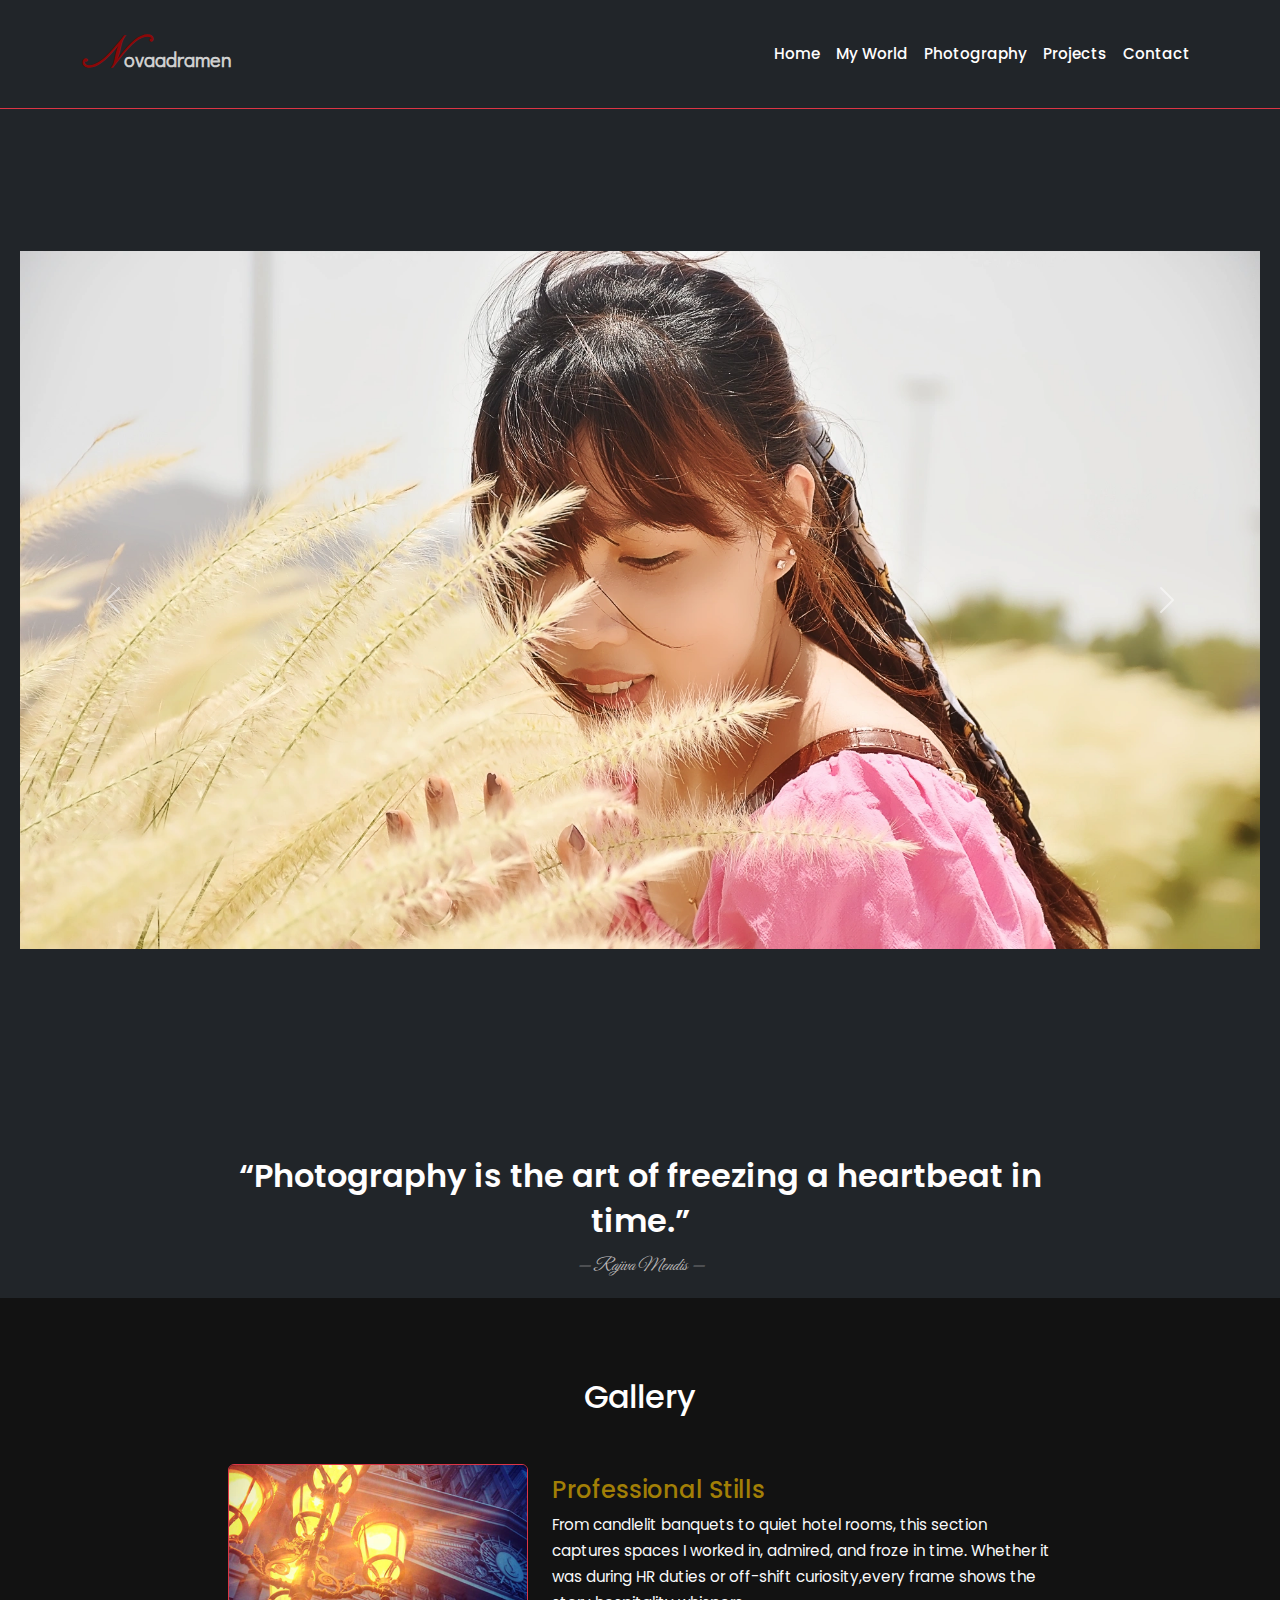
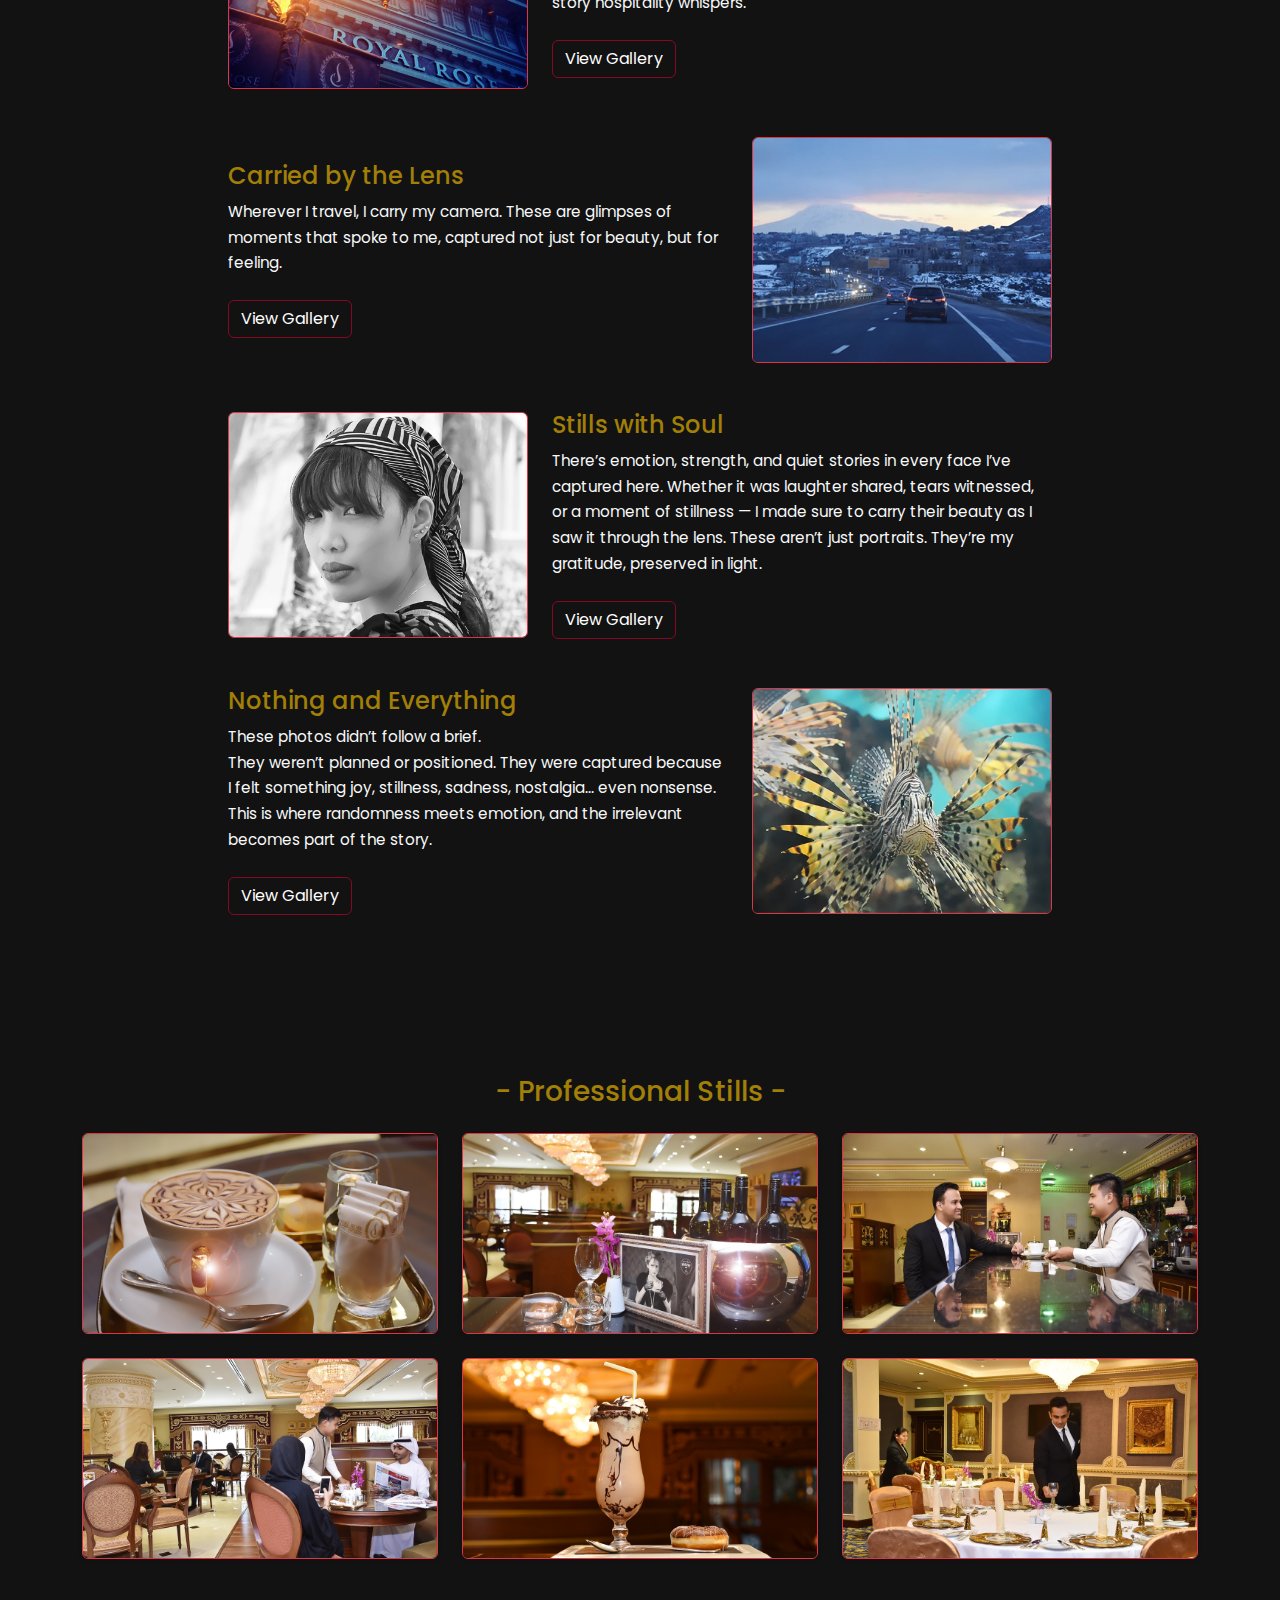
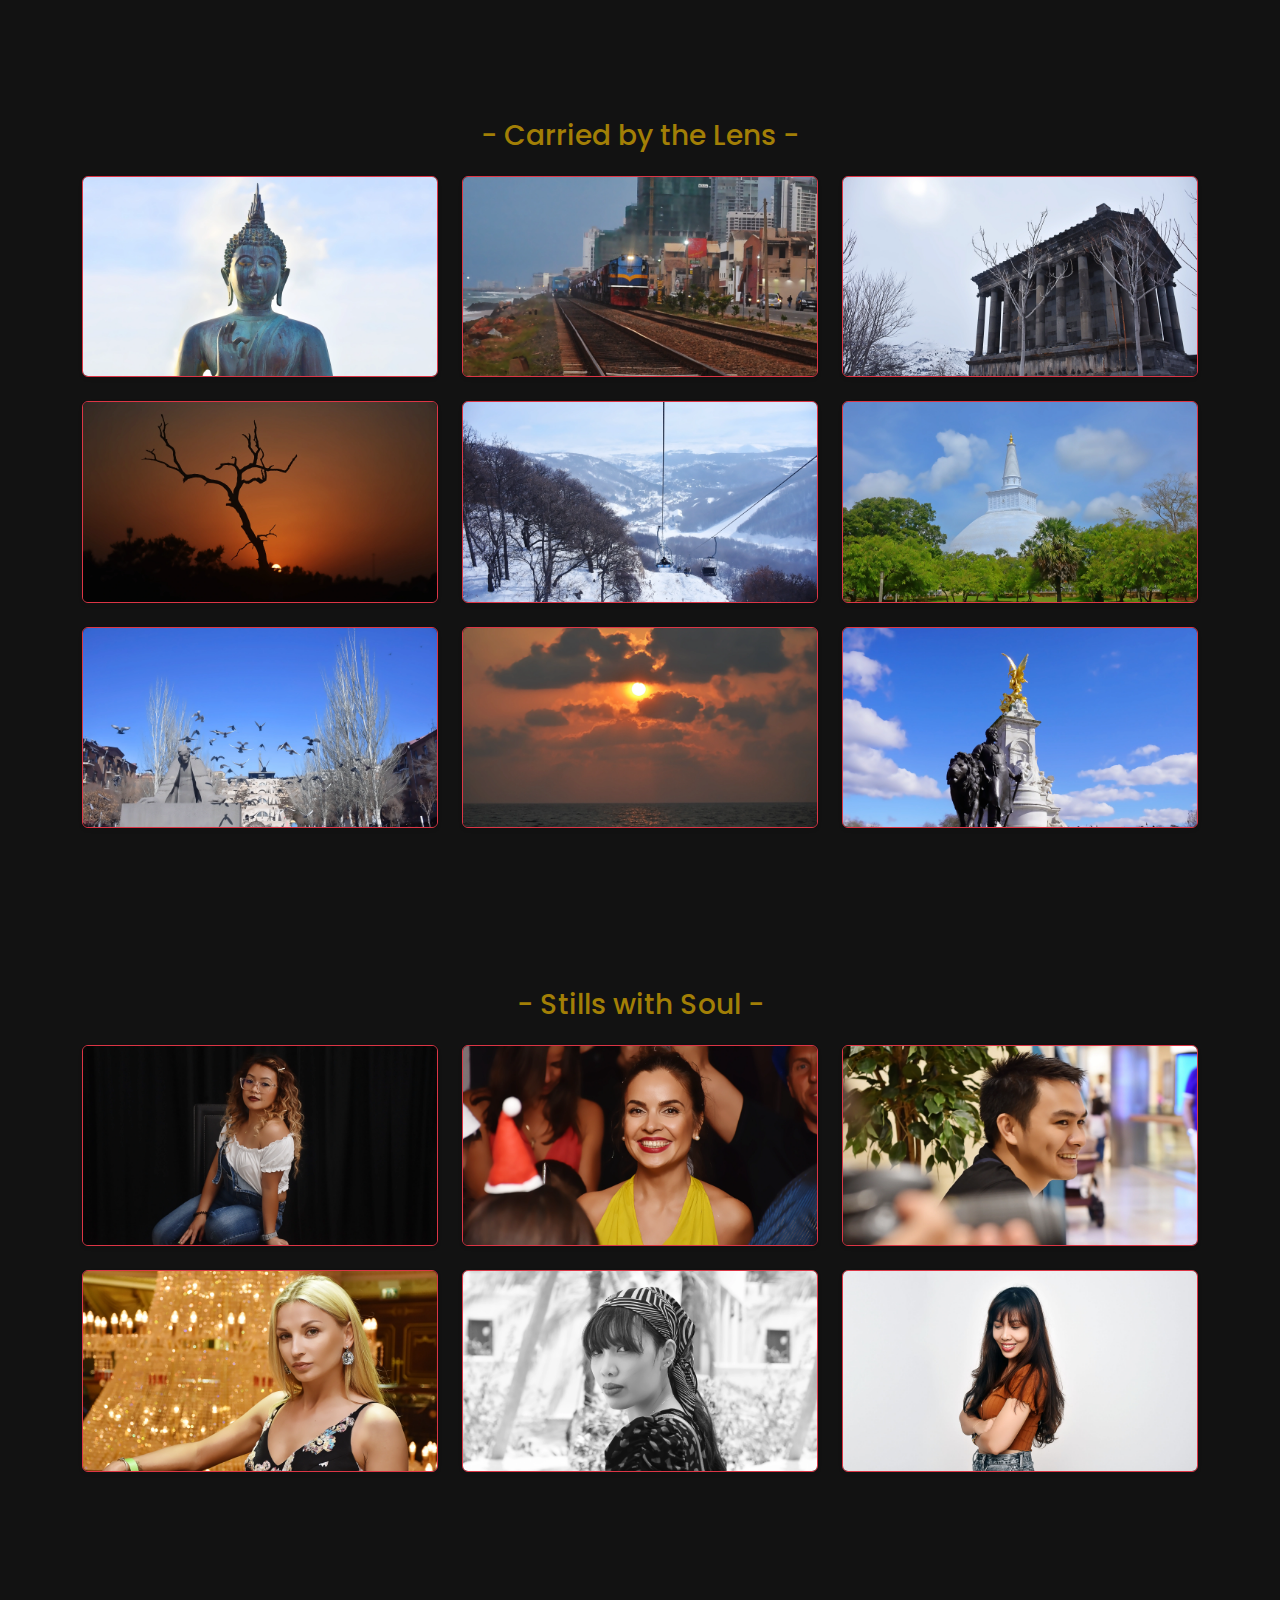
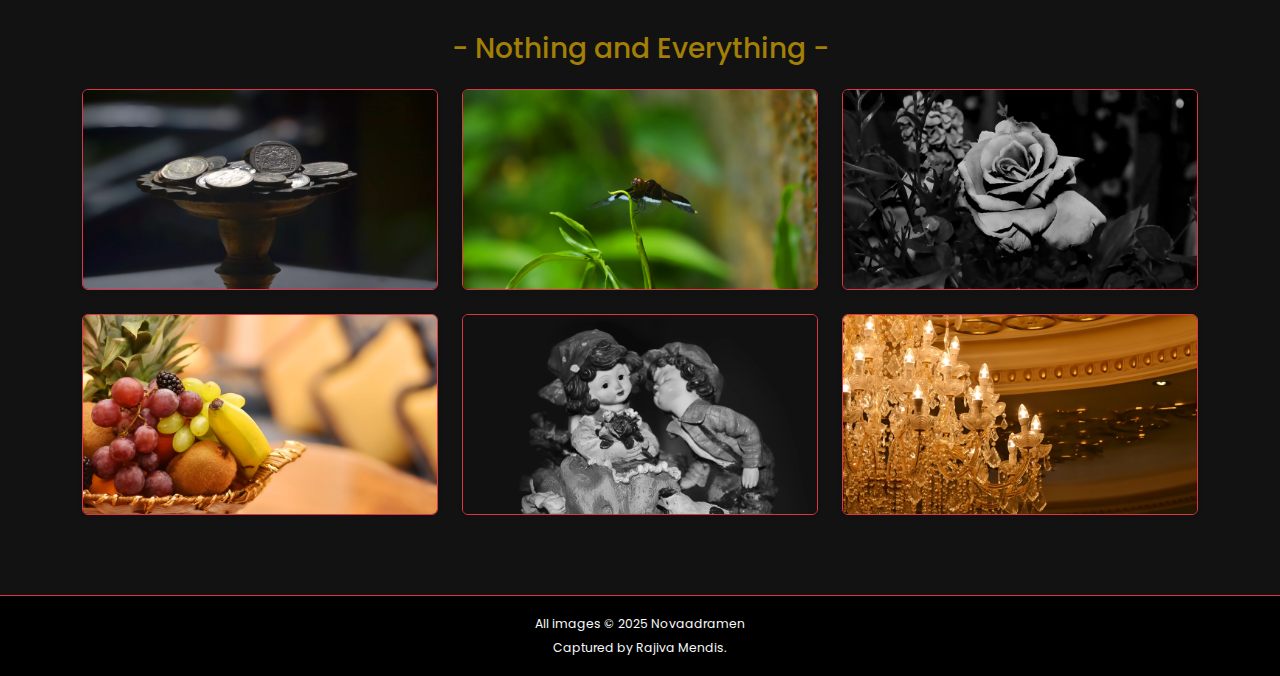
<file: photography.html>
<!DOCTYPE html>
<html lang="en">
<head>
  <meta charset="UTF-8" />
  <meta name="viewport" content="width=device-width, initial-scale=1.0" />
  <title>Photography | Novaadramen</title>
  <link href="https://cdn.jsdelivr.net/npm/bootstrap@5.3.0/dist/css/bootstrap.min.css" rel="stylesheet" />
  <!-- Fancybox CSS -->
  <link rel="stylesheet" href="css/style.css"/>
  <link rel="stylesheet" href="https://cdn.jsdelivr.net/npm/@fancyapps/ui@4.0/dist/fancybox.css"/>
  <link href="https://fonts.googleapis.com/css2?family=Great+Vibes&display=swap" rel="stylesheet">
  <link href="https://fonts.googleapis.com/css2?family=Didact+Gothic&display=swap" rel="stylesheet">
<style>
  /* 🎯 HERO SLIDESHOW STYLES */
  .hero-slide-img {
    width: 100%;
    height: 100vh;
    object-fit: contain;
    object-position: center;
    background-color: #212529; /* fallback if image doesn't fill height */
    display: block;
  }
  

  .carousel-item {
    height: auto;
    display: flex;
    justify-content: center;
    align-items: center;
    background-color: #212529;
  }

  .carousel-inner {
    max-height: 100vh;
    
  }
  .photography-page .carousel-inner {
  background-color: #212529 !important;
}

  /* 📜 QUOTE OVERLAY */
  .overlay-quote {
    z-index: 10;
    width: 100%;
  }

  .overlay-quote h1 {
    font-size: 1.6rem;
    font-weight: 600;
    color: #fff;
  }

  .overlay-quote p {
    font-size: 1rem;
    font-style: italic;
    color: #bebcbc;
    font-family: 'Great Vibes', cursive;
  }

  /* 🖼️ GALLERY SECTION */
  .gallery {
    display: grid;
    grid-template-columns: repeat(auto-fit, minmax(280px, 1fr));
    gap: 20px;
    padding: 60px 20px;
  }

  .gallery img {
    width: 100%;
    height: auto;
    border: 2px solid #850926;
    border-radius: 6px;
    transition: transform 0.3s ease;
    cursor: pointer;
  }

  .gallery img:hover {
    transform: scale(1.03);
  }

  .gallery-overview-block .thumb-box img {
    max-width: 300px;
    border-radius: 10px;
  }

  .section-heading {
    text-align: center;
    margin-top: 40px;
    margin-bottom: 20px;
    font-size: 2rem;
    color: #fffefe;
  }

  /* 📱 MOBILE STYLES */
  @media (max-width: 576px) {
    .hero-slide-img {
      height: auto;
      max-height: 100vh;
      object-fit: contain;
    }

    .overlay-quote h1 {
      font-size: 1.3rem;
      padding: 0 15px;
    }

    .overlay-quote p {
      font-size: 0.9rem;
    }
  }
/* 📜 Clean Quote Styling */
.quote-bar {
  max-width: 900px;
  margin: 0 auto;
}

.quote-text {
  font-size: 2rem;
  font-weight: 600;
  color: #fffefe;
  margin: 0 auto;
  max-width: 90%;
  line-height: 1.4;
}

.quote-author {
  font-size: 1.1rem;
  font-style: italic;
  color: #bebcbc;
  font-family: 'Great Vibes', cursive;
  margin-top: 0.5rem;
}

@media (max-width: 576px) {
  .quote-text {
    font-size: 1.3rem;
  }

  .quote-author {
    font-size: 0.95rem;
  }
}
/* ✅ Fancybox fade-in */
.fancybox__container {
  animation: fadeIn 0.35s ease-out !important;
}
@keyframes fadeIn {
  from {
    opacity: 0;
  }
  to {
    opacity: 1;
  }
}

</style>
</head>
<body class="bg-dark text-light">
<!-- 🌐 Reusable Navbar -->
<nav id="navbar" class="navbar navbar-expand-lg fixed-top navbar-dark bg-dark border-bottom border-danger">
  <div class="container">
    <a class="navbar-brand" href="index.html">
      <span style="font-family: 'Kunstler Script', cursive; color: #8b0808; font-size: 48px;">N</span>
      <span style="font-family: 'Didact Gothic', sans-serif; color: #cfcfcf; font-size: 20px;">ovaadramen</span>
    </a>

    <button class="navbar-toggler" type="button" data-bs-toggle="collapse" data-bs-target="#navbarNav">
      <span class="navbar-toggler-icon"></span>
    </button>

    <div class="collapse navbar-collapse" id="navbarNav">
      <ul class="navbar-nav ms-auto">
        <li class="nav-item"><a class="nav-link" href="index.html">Home</a></li>
        <li class="nav-item"><a class="nav-link" href="myworld.html">My World</a></li>
        <li class="nav-item"><a class="nav-link" href="photography.html">Photography</a></li>
        <li class="nav-item"><a class="nav-link" href="index.html#projects">Projects</a></li>
        <li class="nav-item"><a class="nav-link" href="index.html#contact">Contact</a></li>
      </ul>
    </div>
  </div>
</nav>

<!-- Spacing fix -->
<div style="height: 70px;"></div>
<!-- 🖼️ Hero Slideshow Section with Controls -->
<section id="photo-carousel" class="position-relative">
  <div id="carouselHero" class="carousel slide carousel-fade" data-bs-ride="carousel">
    <div class="carousel-inner">
      <div class="carousel-item active">
        <img src="assets/images/photography/main/photo1.webp" class="d-block w-100 hero-slide-img" alt="Slide 1">
      </div>
      <div class="carousel-item">
        <img src="assets/images/photography/main/photo2.webp" class="d-block w-100 hero-slide-img" alt="Slide 2">
      </div>
      <div class="carousel-item">
        <img src="assets/images/photography/main/photo3.webp" class="d-block w-100 hero-slide-img" alt="Slide 3">
      </div>
      <div class="carousel-item">
        <img src="assets/images/photography/main/photo4.webp" class="d-block w-100 hero-slide-img" alt="Slide 4">
      </div>
      <div class="carousel-item">
        <img src="assets/images/photography/main/photo5.webp" class="d-block w-100 hero-slide-img" alt="Slide 5">
      </div>
      <div class="carousel-item">
        <img src="assets/images/photography/main/photo6.webp" class="d-block w-100 hero-slide-img" alt="Slide 6">
      </div>
      <div class="carousel-item">
        <img src="assets/images/photography/main/photo7.webp" class="d-block w-100 hero-slide-img" alt="Slide 7">
      </div>
    </div>

    <!-- Slide Controls -->
    <button class="carousel-control-prev" type="button" data-bs-target="#carouselHero" data-bs-slide="prev">
      <span class="carousel-control-prev-icon" aria-hidden="true"></span>
      <span class="visually-hidden">Previous</span>
    </button>
    <button class="carousel-control-next" type="button" data-bs-target="#carouselHero" data-bs-slide="next">
      <span class="carousel-control-next-icon" aria-hidden="true"></span>
      <span class="visually-hidden">Next</span>
    </button>
  </div>
</section>

<!-- ✅ Quote placed *below* the slideshow -->
<div class="quote-bar text-center mt-4 px-3">
  <h1 class="quote-text">“Photography is the art of freezing a heartbeat in time.”</h1>
  <p class="quote-author">— Rajiva Mendis —</p>
</div>

</section>


<!-- 📂 Gallery Overview Styled as Per Screenshot -->
<section class="section-dark">
  <div class="container">
    <h2 class="text-center mb-5">Gallery</h2>

    <!-- Section Block Style -->
    <div class="gallery-overview-block d-flex flex-column gap-5">

      <!-- Section 1: Left Image, Right Text -->
      <div class="d-flex flex-column flex-md-row align-items-center justify-content-center gap-4">
        <div class="thumb-box">
          <img src="assets/images/photography/thumb/pcthumb.webp" class="img-fluid rounded border border-danger" alt="Hotel Events">
        </div>
        <div class="text-light" style="max-width: 500px;">
          <h4 class="text-accent">Professional Stills</h4>
          <p>
            From candlelit banquets to quiet hotel rooms, this section captures spaces I worked in, admired, and froze in time.
            Whether it was during HR duties or off-shift curiosity,every frame shows the story hospitality whispers.
          </p>
          <a href="#section-hotel" class="btn btn-outline-resume mt-2">View Gallery</a>
        </div>
      </div>

      <!-- Section 2: Right Image, Left Text -->
      <div class="d-flex flex-column flex-md-row-reverse align-items-center justify-content-center gap-4">
        <div class="thumb-box">
          <img src="assets/images/photography/thumb/t_thumb.webp" class="img-fluid rounded border border-danger" alt="Travel">
        </div>
        <div class="text-light" style="max-width: 500px;">
          <h4 class="text-accent">Carried by the Lens</h4>
          <p>
            Wherever I travel, I carry my camera. These are glimpses of moments that spoke to me, captured not just for beauty, but for feeling.
            
          </p>
          <a href="#section-travel" class="btn btn-outline-resume mt-2">View Gallery</a>
        </div>
      </div>

      <!-- Section 3: Left Image, Right Text -->
      <div class="d-flex flex-column flex-md-row align-items-center justify-content-center gap-4">
        <div class="thumb-box">
          <img src="assets/images/photography/thumb/portrait_thumb.webp" class="img-fluid rounded border border-danger" alt="Portraits">
        </div>
        <div class="text-light" style="max-width: 500px;">
          <h4 class="text-accent">Stills with Soul</h4>
          <p>
            There’s emotion, strength, and quiet stories in every face I’ve captured here.
            Whether it was laughter shared, tears witnessed, or a moment of stillness — I made sure to carry their beauty as I saw it through the lens.
            These aren’t just portraits. They’re my gratitude, preserved in light.
            
          </p>
          <a href="#section-portraits" class="btn btn-outline-resume mt-2">View Gallery</a>
        </div>
      </div>

      <!-- Section 4: Right Image, Left Text -->
      <div class="d-flex flex-column flex-md-row-reverse align-items-center justify-content-center gap-4">
        <div class="thumb-box">
          <img src="assets/images/photography/thumb/r_thumb.webp" class="img-fluid rounded border border-danger" alt="Minimal Moments">
        </div>
        <div class="text-light" style="max-width: 500px;">
          <h4 class="text-accent">Nothing and Everything</h4>
          <p>
            These photos didn’t follow a brief.<br>
            They weren’t planned or positioned. They were captured because I felt something joy, stillness, sadness, nostalgia... even nonsense.
            This is where randomness meets emotion, and the irrelevant becomes part of the story.
          </p>
          <a href="#section-everyday" class="btn btn-outline-resume mt-2">View Gallery</a>
        </div>
      </div>

    </div>
  </div>
</section>

<!-- 🖼️ SECTION 1: Hotel & Events -->
<section id="section-hotel" class="section-dark">
  <div class="container">
    <h3 class="text-center mb-4 text-accent"> - Professional Stills - </h3>
    <div class="row g-4">

      <!-- Image 1 -->
      <div class="col-md-4 col-6">
        <a href="assets/images/photography/professional_clicks/pc1.webp" data-fancybox="hotel-gallery" data-caption="Elegance in Every Sip <br><span style='font-style: italic; font-size: 12px; color: #aeaeae'>Brasserie Café – Royal Rose Hotel, Abu Dhabi</span>"data-prevent-animation="true">
          <img src="assets/images/photography/professional_clicks/pc1.webp" alt="Hotel 1" class="img-fluid rounded shadow-sm border border-danger" />
        </a>
      </div>

      <!-- Image 2 -->
      <div class="col-md-4 col-6">
        <a href="assets/images/photography/professional_clicks/pc2.webp" data-fancybox="hotel-gallery" data-caption="Classic charm with a golden touch. <br><span style='font-style: italic; font-size: 12px; color: #aeaeae'>Brasserie Café – Royal Rose Hotel, Abu Dhabi</span>" data-prevent-animation="true">
          <img src="assets/images/photography/professional_clicks/pc2.webp" alt="Hotel 2" class="img-fluid rounded shadow-sm border border-danger" />
        </a>
      </div>

      <!-- Image 3 -->
      <div class="col-md-4 col-6">
        <a href="assets/images/photography/professional_clicks/pc3.webp" data-fancybox="hotel-gallery" data-caption="Service with sincerity, not just a smile. <br><span style='font-style: italic; font-size: 12px; color: #aeaeae;'>Brasserie Café – Royal Rose Hotel, Abu Dhabi</span>" data-prevent-animation="true">
          <img src="assets/images/photography/professional_clicks/pc3.webp" alt="Hotel 3" class="img-fluid rounded shadow-sm border border-danger" />
        </a>
      </div>

      <!-- Image 4 -->
      <div class="col-md-4 col-6">
        <a href="assets/images/photography/professional_clicks/pc4.webp" data-fancybox="hotel-gallery" data-caption="Where every detail is part of the experience. <br><span style='font-style: italic; font-size: 12px; color: #aeaeae'>Brasserie Café – Royal Rose Hotel, Abu Dhabi</span>" data-prevent-animation="true">
          <img src="assets/images/photography/professional_clicks/pc4.webp" alt="Hotel 4" class="img-fluid rounded shadow-sm border border-danger" />
        </a>
      </div>

      <!-- Image 5 -->
      <div class="col-md-4 col-6">
        <a href="assets/images/photography/professional_clicks/pc5.webp" data-fancybox="hotel-gallery" data-caption="Indulgence, served chilled. <br><span style='font-style: italic; font-size: 12px; color: #aeaeae'>Brasserie Café – Royal Rose Hotel, Abu Dhabi</span>" data-prevent-animation="true">
          <img src="assets/images/photography/professional_clicks/pc5.webp" alt="Hotel 5" class="img-fluid rounded shadow-sm border border-danger" />
        </a>
      </div>
      <!-- Image 6 -->
      <div class="col-md-4 col-6">
        <a href="assets/images/photography/professional_clicks/pc6.webp" data-fancybox="hotel-gallery" data-caption="Every setting tells a story of celebration. <br><span style='font-style: italic; font-size: 12px; color: #aeaeae'>Banquet Hall – Royal Rose Hotel, Abu Dhabi</span>" data-prevent-animation="true">
          <img src="assets/images/photography/professional_clicks/pc6.webp" alt="Hotel 6" class="img-fluid rounded shadow-sm border border-danger" />
        </a>
      </div>

      <!-- Add more hotel images here -->

    </div>
  </div>
</section>
<!-- 🖼️ SECTION 2: Travel -->
<section id="section-travel" class="section-dark">
  <div class="container">
    <h3 class="text-center mb-4 text-accent"> - Carried by the Lens - </h3>
    <div class="row g-4">
      <div class="col-md-4 col-6">
        <a href="assets/images/photography/travel/t1.webp" data-fancybox="travel-gallery" 
            data-caption="Peace Needs No Audience! <br>
              He stands still, not for the world to admire,
              but to remind the world to be still.<br>
              No crown. No throne. Just presence.
              The kind that silences storms without saying a word.<br>
              <span style='font-style: italic; font-size: 12px; color: #aeaeae;'>Captured in Gangaramaya, Sri Lanka</span>" data-prevent-animation="true">
          <img src="assets/images/photography/travel/t1.webp" alt="Travel 1" class="img-fluid rounded shadow-sm border border-danger" />
        </a>
      </div>
      <div class="col-md-4 col-6">
        <a href="assets/images/photography/travel/t2.webp" data-fancybox="travel-gallery" 
            data-caption="The Journey Becomes You! <br>
              It’s not just a train, it’s a heartbeat on rails. <br>
              Winding through hills, brushing past clouds and homes. <br>
              Each bend carries laughter, longing, and silent prayers. <br>
              <span style='font-style: italic; font-size: 12px; color: #aeaeae;'>Captured on the Colombo-Galle Line, Sri Lanka</span>" data-prevent-animation="true">
          <img src="assets/images/photography/travel/t2.webp" alt="Travel 2" class="img-fluid rounded shadow-sm border border-danger" />
        </a>
      </div>
      <div class="col-md-4 col-6">
        <a href="assets/images/photography/travel/t3.webp" data-fancybox="travel-gallery" 
          data-caption="The Weight of Silence! <br>
            No prayers echo here. No footsteps linger. <br>
            Yet the columns still stand — stubborn, scarred, sacred. <br>
            A temple once full of voices… now guarded by wind and winter. <br>
            <span style='font-style: italic; font-size: 12px; color: #aeaeae;'>Captured in Garni Temple, Armenia</span>" data-prevent-animation="true">
          <img src="assets/images/photography/travel/t3.webp" alt="Travel 3" class="img-fluid rounded shadow-sm border border-danger" />
        </a>
      </div>
      <div class="col-md-4 col-6">
        <a href="assets/images/photography/travel/t4.webp" data-fancybox="travel-gallery" 
            data-caption="Where Even Silence Burns Gold! <br>
              The mangroves don't move. <br>
              The sky barely breathes. <br>
              And yet — the sun bleeds like it's saying goodbye with grace. <br>
              <span style='font-style: italic; font-size: 12px; color: #aeaeae;'>Sunset over Mangroves, Abu Dhabi,UAE</span>" data-prevent-animation="true">
          <img src="assets/images/photography/travel/t4.webp" alt="Travel 4" class="img-fluid rounded shadow-sm border border-danger" />
        </a>
      </div>
      <div class="col-md-4 col-6">
        <a href="assets/images/photography/travel/t5.webp" data-fancybox="travel-gallery" 
            data-caption="Above All That Holds You Back !<br>
              Up here, the world below turns soft and small. <br>
              Snow swirls like confetti from the sky <br>
              and the only thing louder than the wind is your heartbeat. <br>
              This isn’t just a ride. It’s a reminder: You were made for the heights. <br>
              <span style='font-style: italic; font-size: 12px; color: #aeaeae;'>Cable Car, Tsaghkadzor, Armenia</span>" data-prevent-animation="true">
          <img src="assets/images/photography/travel/t5.webp" alt="Travel 5" class="img-fluid rounded shadow-sm border border-danger" />
        </a>
      </div>
      <div class="col-md-4 col-6">
        <a href="assets/images/photography/travel/t6.webp" data-fancybox="travel-gallery" 
          data-caption="Stillness Built in Stone !<br>
            These walls do not preach. <br>
            They’ve seen centuries of bowed heads and bare feet. <br>
            Here, silence isn’t emptiness — it’s prayer without sound. <br>
            <span style='font-style: italic; font-size: 12px; color: #aeaeae;'>Jaya Sri Maha Bodhi Temple, Anuradhapura, Sri Lanka</span>" data-prevent-animation="true">
          <img src="assets/images/photography/travel/t6.webp" alt="Travel 6" class="img-fluid rounded shadow-sm border border-danger" />
        </a>
      </div>
      <div class="col-md-4 col-6">
        <a href="assets/images/photography/travel/t7.webp" data-fancybox="travel-gallery" 
        data-caption="He Stands, They Soar! <br>
          Birds rise. The sky opens. <br>
          And one man — statue or soul — stands motionless in it all. <br>
          In a world rushing upward, sometimes standing still is the boldest act. <br>
          <span style='font-style: italic; font-size: 12px; color: #aeaeae;'>Cascade Complex, Yerevan, Armenia</span>" data-prevent-animation="true">
          <img src="assets/images/photography/travel/t7.webp" alt="Travel 7" class="img-fluid rounded shadow-sm border border-danger" />
        </a>
      </div>
      <div class="col-md-4 col-6">
        <a href="assets/images/photography/travel/t8.webp" data-fancybox="travel-gallery" 
          data-caption="When the Sun Whispers Goodbye !<br>
            The sky doesn't always bleed in orange. <br>
            Sometimes, it dims in deep blues and quiet purples — <br>
            like a goodbye that doesn’t want to be noticed. <br>
            <span style='font-style: italic; font-size: 12px; color: #aeaeae;'>Colombo, Sri Lanka</span>" data-prevent-animation="true">
          <img src="assets/images/photography/travel/t8.webp" alt="Travel 8" class="img-fluid rounded shadow-sm border border-danger" />
       </a>
      </div>
      <div class="col-md-4 col-6">
        <a href="assets/images/photography/travel/t9.webp" data-fancybox="travel-gallery" 
          data-caption="Not All Monuments Stand for You! <br>
            Some places are built to be admired… but not felt. <br>
            You stand before the marble — polite, tired, unheard. <br>
            Let the photo remain. Not to celebrate, but to remember: <br>
            Even in cold places, you kept your fire. <br>
            <span style='font-style: italic; font-size: 12px; color: #aeaeae;'>Victoria Memorial, London,UK</span>" data-prevent-animation="true">
          <img src="assets/images/photography/travel/t9.webp" alt="Travel 9" class="img-fluid rounded shadow-sm border border-danger" />
        </a>
      </div>
    </div>
  </div>
</section>
<!-- 🖼️ SECTION 3: Portraits -->
<section id="section-portraits" class="section-dark">
  <div class="container">
    <h3 class="text-center mb-4 text-accent"> - Stills with Soul - </h3>
    <div class="row g-4">
      <div class="col-md-4 col-6">
        <a href="assets/images/photography/portrait/p1.webp" data-fancybox="portrait-gallery" data-caption="Ms. Quen Ilz - Sama Tower,UAE" data-prevent-animation="true">
          <img src="assets/images/photography/portrait/p1.webp" alt="Portrait 1" class="img-fluid rounded shadow-sm border border-danger" />
        </a>
      </div>
      <div class="col-md-4 col-6">
        <a href="assets/images/photography/portrait/p2.webp" data-fancybox="portrait-gallery" data-caption="31st Night,Gala Dinner @ Royal Rose Hotel - 2018" data-prevent-animation="true" >
          <img src="assets/images/photography/portrait/p2.webp" alt="Portrait 2" class="img-fluid rounded shadow-sm border border-danger" />
        </a>
      </div>
      <div class="col-md-4 col-6">
        <a href="assets/images/photography/portrait/p3.webp" data-fancybox="portrait-gallery" data-caption="Friendship Frame - Mr. Mik Mik,UAE" data-prevent-animation="true">
          <img src="assets/images/photography/portrait/p3.webp" alt="Portrait 3" class="img-fluid rounded shadow-sm border border-danger" />
        </a>
      </div>
      <div class="col-md-4 col-6">
        <a href="assets/images/photography/portrait/p4.webp" data-fancybox="portrait-gallery" data-caption="31st Night,Gala Dinner @ Royal Rose Hotel - 2018" data-prevent-animation="true">
         <img src="assets/images/photography/portrait/p4.webp" alt="Portrait 4" class="img-fluid rounded shadow-sm border border-danger" />
        </a>
      </div>
      <div class="col-md-4 col-6">
       <a href="assets/images/photography/portrait/p5.webp" data-fancybox="portrait-gallery" data-caption=" Ms. Aeryll Canonoy - Heritage Village,UAE." data-prevent-animation="true">
        <img src="assets/images/photography/portrait/p5.webp" alt="Portrait 5" class="img-fluid rounded shadow-sm border border-danger" />
       </a>
      </div>
      <div class="col-md-4 col-6">
        <a href="assets/images/photography/portrait/p6.webp" data-fancybox="portrait-gallery" data-caption="Ms. Aeryll Canonoy - Sama Tower,UAE" data-prevent-animation="true">
          <img src="assets/images/photography/portrait/p6.webp" alt="Portrait 6" class="img-fluid rounded shadow-sm border border-danger" />
        </a>
      </div>
    </div>
  </div>
</section>

<!-- 🖼️ SECTION 4: Forgotten Frame -->
<section id="section-everyday" class="section-dark">
  <div class="container">
    <h3 class="text-center mb-4 text-accent"> -  Nothing and Everything - </h3>
    <div class="row g-4">
      <div class="col-md-4 col-6">
        <a href="assets/images/photography/random/r1.webp" data-fancybox="everyday-gallery" 
          data-caption="Tradition Traded for Currency: 
              <br> A Sri Lankan betel tray once a symbol of hospitality and culture, now filled with foreign notes.
              In pursuit of foreign wealth, many leave behind rituals, roots, and identity.<br><br> This image asks: What are we really exchanging?" data-prevent-animation="true">
          <img src="assets/images/photography/random/r1.webp" alt="Everyday 1" class="img-fluid rounded shadow-sm border border-danger" />
        </a>
      </div>
      <div class="col-md-4 col-6">
        <a href="assets/images/photography/random/r2.webp" data-fancybox="everyday-gallery" 
          data-caption="The Brave Stillness!<br>
              A dragonfly, aware of a looming presence, remains poised, not out of ignorance, but curiosity.<br>
              Like us, it senses the risk... but stays a moment longer, just to see what might unfold.<br>
              Because sometimes, curiosity dares louder than caution." data-prevent-animation="true">
          <img src="assets/images/photography/random/r2.webp" alt="Everyday 2" class="img-fluid rounded shadow-sm border border-danger" />
        </a>
      </div>
      <div class="col-md-4 col-6">
        <a href="assets/images/photography/random/r3.webp" data-fancybox="everyday-gallery" 
          data-caption="Still Standing!<br>
            Faded, dusty, and forgotten, this plastic rose hasn’t lost its place.<br>
            It was never real, yet it remains holding its pose, fulfilling its purpose.<br>
            Just like us...<br> when life wears us down, we still show up, because someone, somewhere, still needs us." data-prevent-animation="true">
          <img src="assets/images/photography/random/r3.webp" alt="Everyday 3" class="img-fluid rounded shadow-sm border border-danger" />
        </a>
      </div>
      <div class="col-md-4 col-6">
        <a href="assets/images/photography/random/r4.webp" data-fancybox="everyday-gallery" 
          data-caption="One Basket, Many Flavors!<br>
            Different shapes. Different colors. Different tastes.<br>
            Yet together, they serve, they nourish, they belong.
            Like us humans, each crafted with a unique purpose.<br><br>
            Funny thing? I only saw fruits… until they started preaching to me!" data-prevent-animation="true">
          <img src="assets/images/photography/random/r4.webp" alt="Everyday 4" class="img-fluid rounded shadow-sm border border-danger" />
        </a>
      </div>
      <div class="col-md-4 col-6">
        <a href="assets/images/photography/random/r5.webp" data-fancybox="everyday-gallery" 
          data-caption="Before the Swipe, There Was a Rose!<br>
            A little boy leans in, not with smooth lines, but with sincerity.<br>
            A flower in hand, a heart full of hope, and love untouched by screens.<br>
            This ornament reminds us:<br> before “likes” and DMs, love began with a single, simple gesture!" data-prevent-animation="true">
          <img src="assets/images/photography/random/r5.webp" alt="Everyday 5" class="img-fluid rounded shadow-sm border border-danger" />
        </a>
      </div>
      <div class="col-md-4 col-6">
        <a href="assets/images/photography/random/r6.webp" data-fancybox="everyday-gallery" 
          data-caption="The Chandelier Truth!<br>
            From afar, a masterpiece of warmth and grandeur.<br>
            But look closer, and you’ll see: it’s a symphony of many small lights.<br>
            One bulb goes out, and the balance falters.
            Just like us, our journey shines not from solo brilliance,
            but from every soul who lit us along the way.<br>
            When even one dims… the harmony feels it."data-prevent-animation="true">
          <img src="assets/images/photography/random/r6.webp" alt="Everyday 6" class="img-fluid rounded shadow-sm border border-danger" />
        </a>
      </div>
    </div>
  </div>
</section>

<!-- Footer -->
<footer class="bg-black text-light text-center py-3 border-top border-danger">
  <small>All images © 2025 Novaadramen <br>Captured by Rajiva Mendis.</small>
</footer>
<!-- Bootstrap JS (required for carousel) -->
<script src="https://cdn.jsdelivr.net/npm/bootstrap@5.3.0/dist/js/bootstrap.bundle.min.js"></script>
<!-- Fancybox JS -->
<script src="https://cdn.jsdelivr.net/npm/@fancyapps/ui@4.0/dist/fancybox.umd.js"></script>
<script>
  Fancybox.bind("[data-fancybox]", {
    animated: false,
    showClass: false,
    hideClass: false,
    Images: {
      zoom: false,
      pan: false,
    },
    dragToClose: false,
    Thumbs: {
      autoStart: false
    },
    Toolbar: {
      display: [
        { id: "counter", position: "center" },
        "zoom",
        "fullscreen",
        "close"
      ]
    }
  });
</script>

</body>
</html>
</file>
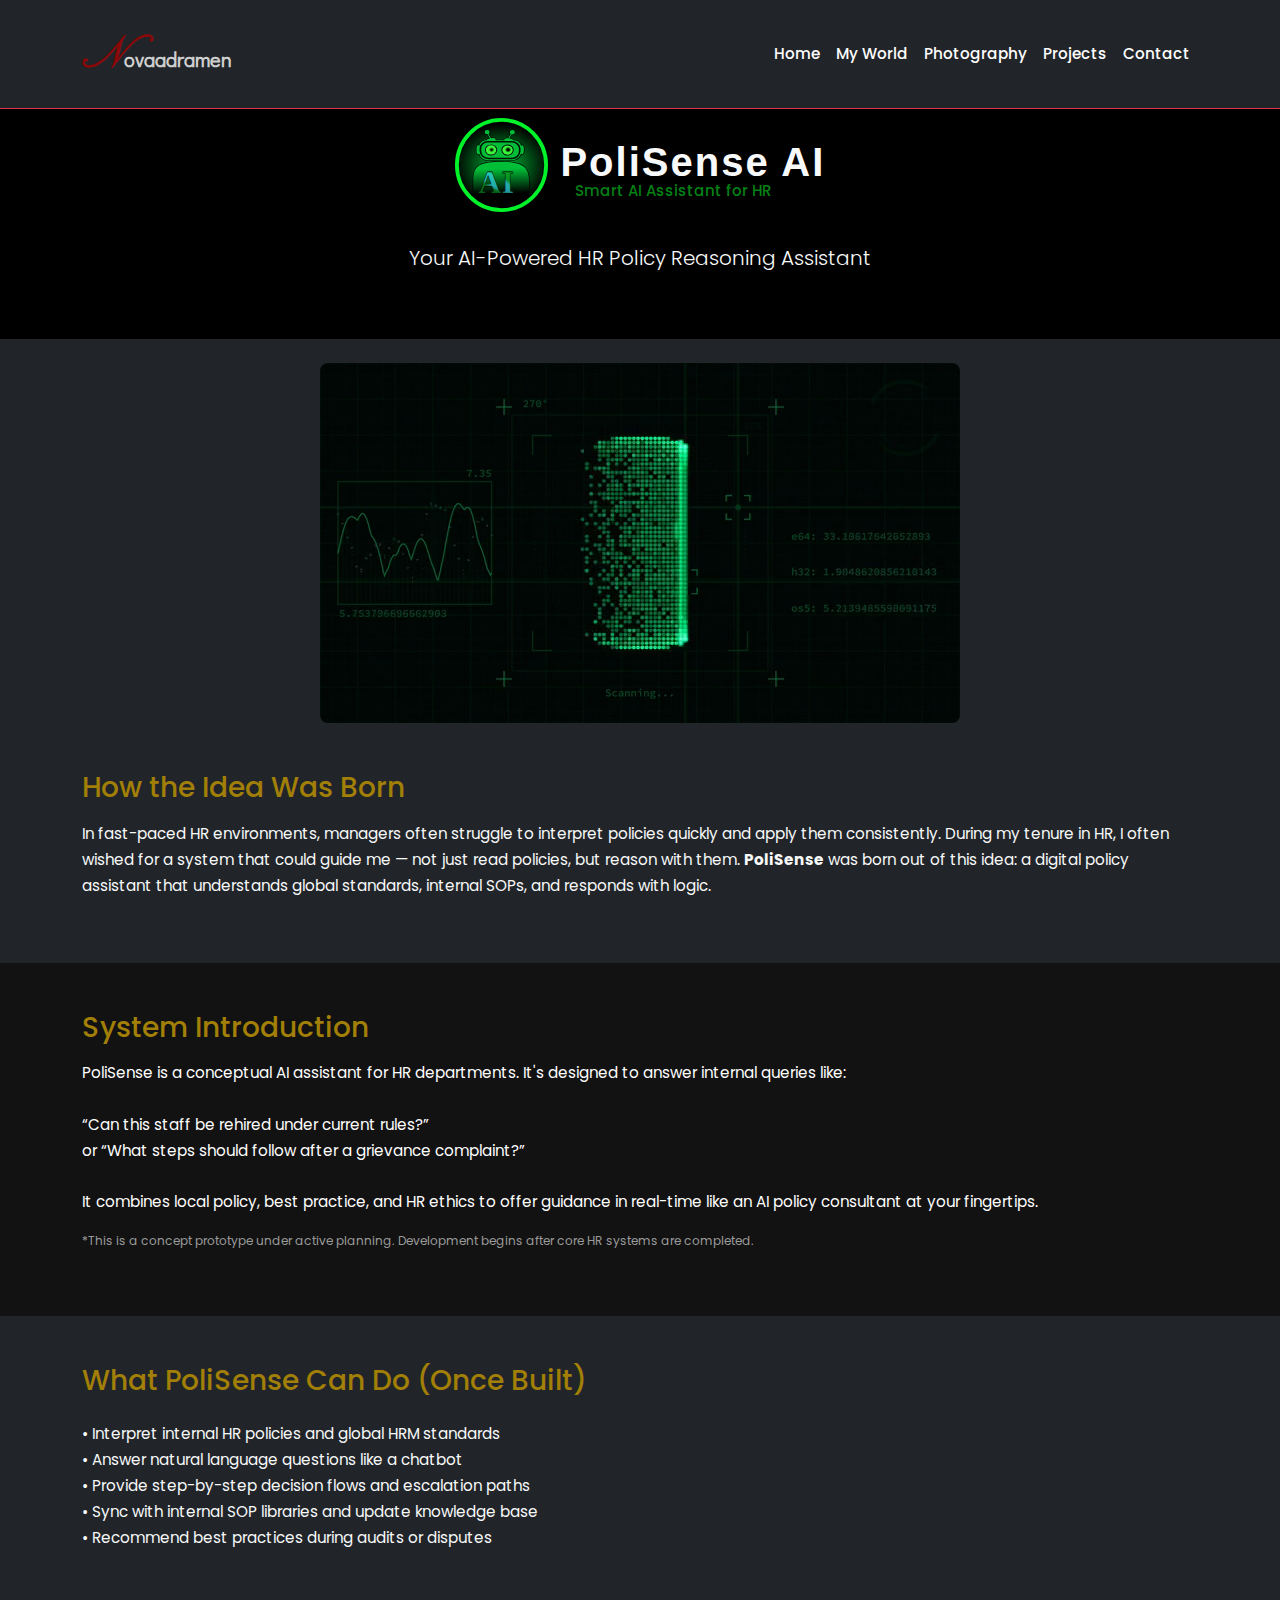
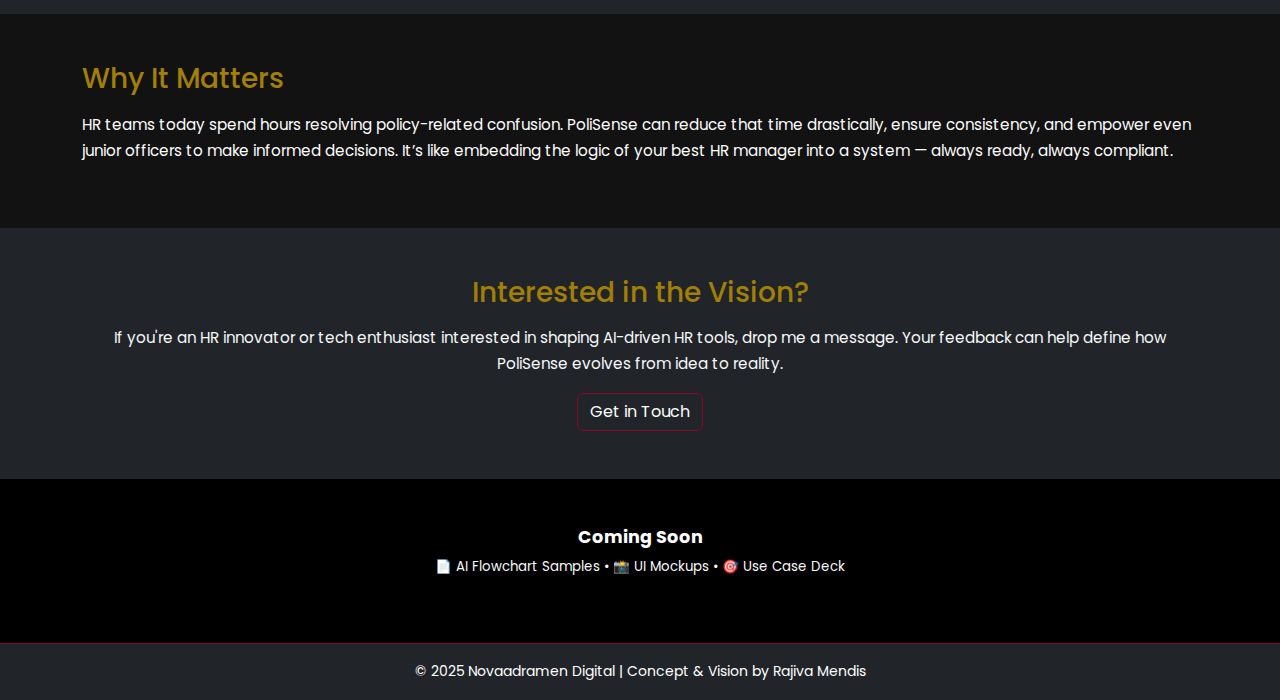
<file: polisense.html>
<!DOCTYPE html>
<html lang="en">
<head>
  <meta charset="UTF-8" />
  <meta name="viewport" content="width=device-width, initial-scale=1.0" />
  <title>PoliSense | Novaadramen</title>
  <link href="https://cdn.jsdelivr.net/npm/bootstrap@5.3.0/dist/css/bootstrap.min.css" rel="stylesheet" />
  <link rel="stylesheet" href="css/style.css" />
  <link href="https://fonts.googleapis.com/css2?family=Great+Vibes&display=swap" rel="stylesheet">
  <link href="https://fonts.googleapis.com/css2?family=Didact+Gothic&display=swap" rel="stylesheet">
</head>

<body class="bg-dark text-light">
  <!-- 🌐 Reusable Navbar -->
<nav id="navbar" class="navbar navbar-expand-lg fixed-top navbar-dark bg-dark border-bottom border-danger">
  <div class="container">
    <a class="navbar-brand" href="index.html">
      <span style="font-family: 'Kunstler Script', cursive; color: #8b0808; font-size: 48px;">N</span>
      <span style="font-family: 'Didact Gothic', sans-serif; color: #cfcfcf; font-size: 20px;">ovaadramen</span>
    </a>

    <button class="navbar-toggler" type="button" data-bs-toggle="collapse" data-bs-target="#navbarNav">
      <span class="navbar-toggler-icon"></span>
    </button>

    <div class="collapse navbar-collapse" id="navbarNav">
      <ul class="navbar-nav ms-auto">
        <li class="nav-item"><a class="nav-link" href="index.html">Home</a></li>
        <li class="nav-item"><a class="nav-link" href="myworld.html">My World</a></li>
        <li class="nav-item"><a class="nav-link" href="photography.html">Photography</a></li>
        <li class="nav-item"><a class="nav-link" href="index.html#projects">Projects</a></li>
        <li class="nav-item"><a class="nav-link" href="index.html#contact">Contact</a></li>
      </ul>
    </div>
  </div>
</nav>

<!-- Spacing fix -->
<div style="height: 70px;"></div>


  <!-- 🔹 HERO -->
  <section class="text-center py-5 bg-black">
    <div class="container">
      <h1 class="brand">
        <img src="/assets/images/polisenseAI/logo/poli_logo.svg" alt="polisense Logo" class="brand-logo">
        <span class="font-exitgate">PoliSense AI</span>
        <p class="tagline" style=" margin-left: 65px;margin-top: -30px; color: rgb(5, 128, 21); font-size: 15px;">Smart AI Assistant for HR</p>
      </h1>
      <br>
      <p class="lead">Your AI-Powered HR Policy Reasoning Assistant</p>
    </div>
  </section>
  <!-- Images of Product -->
  <div class="project-screens mt-4">
    <video autoplay loop muted playsinline style="width:640px; height:auto; margin:auto; display:block; border-radius:8px;">
      <source src="assets/images/polisenseAI/demo_pages/poli_breath.mp4" type="video/mp4">
      Your browser does not support the video tag.
    </video>
  </div>

  <!-- 🔹 ORIGIN STORY -->
  <section class="py-5">
    <div class="container">
      <h3 class="text-accent mb-3">How the Idea Was Born</h3>
      <p>
        In fast-paced HR environments, managers often struggle to interpret policies quickly and apply them consistently. 
        During my tenure in HR, I often wished for a system that could guide me — not just read policies, but reason with them.
        <strong>PoliSense</strong> was born out of this idea: a digital policy assistant that understands global standards, internal SOPs, and responds with logic.
      </p>
    </div>
  </section>

  <!-- 🔹 SYSTEM OVERVIEW -->
  <section class="py-5 section-dark">
    <div class="container">
      <h3 class="text-accent mb-3">System Introduction</h3>
      <p>
        PoliSense is a conceptual AI assistant for HR departments. It's designed to answer internal queries like:
        <br><br>“Can this staff be rehired under current rules?” <br>or “What steps should follow after a grievance complaint?”<br><br>
        It combines local policy, best practice, and HR ethics to offer guidance in real-time like an AI policy consultant at your fingertips.
      </p>
      <p style="font-size: 0.75rem; color: #9a9a9a;">
        *This is a concept prototype under active planning. Development begins after core HR systems are completed.
      </p>
    </div>
  </section>

  <!-- 🔹 CAPABILITIES -->
  <section class="py-5">
    <div class="container">
      <h3 class="text-accent mb-4">What PoliSense Can Do (Once Built)</h3>
      <ul class="list-unstyled">
        <li>• Interpret internal HR policies and global HRM standards</li>
        <li>• Answer natural language questions like a chatbot</li>
        <li>• Provide step-by-step decision flows and escalation paths</li>
        <li>• Sync with internal SOP libraries and update knowledge base</li>
        <li>• Recommend best practices during audits or disputes</li>
      </ul>
    </div>
  </section>

  <!-- 🔹 FUTURE IMPACT -->
  <section class="py-5 section-dark">
    <div class="container">
      <h3 class="text-accent mb-3">Why It Matters</h3>
      <p>
        HR teams today spend hours resolving policy-related confusion. 
        PoliSense can reduce that time drastically, ensure consistency, and empower even junior officers to make informed decisions.
        It’s like embedding the logic of your best HR manager into a system — always ready, always compliant.
      </p>
    </div>
  </section>

  <!-- 🔹 ACCESS REQUEST -->
  <section class="py-5 text-center">
    <div class="container">
      <h3 class="text-accent mb-3">Interested in the Vision?</h3>
      <p>
        If you're an HR innovator or tech enthusiast interested in shaping AI-driven HR tools, drop me a message.
        Your feedback can help define how PoliSense evolves from idea to reality.
      </p>
      <a href="index.html#contact" class="btn btn-outline-resume">Get in Touch</a>
    </div>
  </section>

  <!-- 🔹 FUTURE ADDITIONS PLACEHOLDER -->
  <section class="py-5 text-center bg-black">
    <div class="container">
      <h5 style="font-size: 1.10rem; color: #fff; font-weight: bold;">Coming Soon</h5>
      <p class="small">
        📄 AI Flowchart Samples • 📸 UI Mockups • 🎯 Use Case Deck
      </p>
    </div>
  </section>

  <!-- 🔹 Footer -->
  <footer class="bg-dark text-white text-center py-3">
    &copy; 2025 Novaadramen Digital | Concept & Vision by Rajiva Mendis
  </footer>
<script src="https://cdn.jsdelivr.net/npm/bootstrap@5.3.0/dist/js/bootstrap.bundle.min.js"></script>
</body>
</html>
</file>
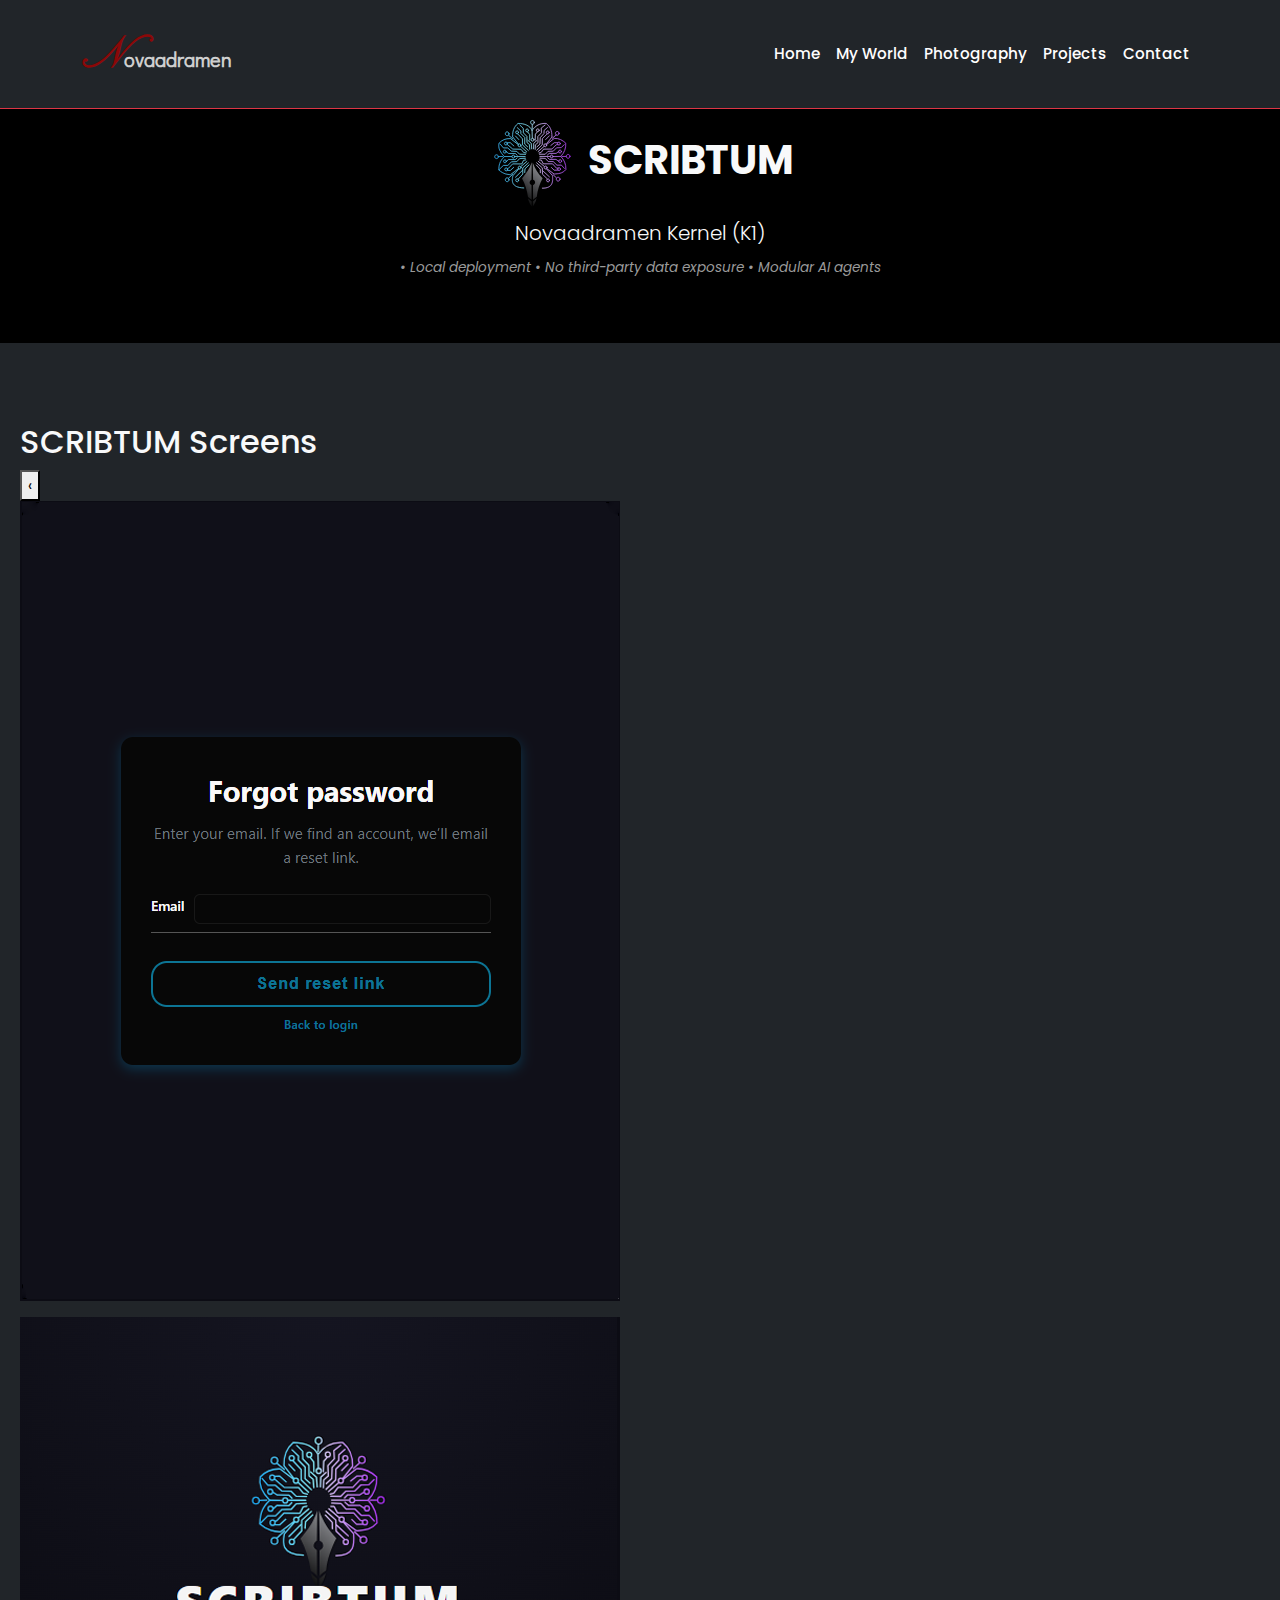
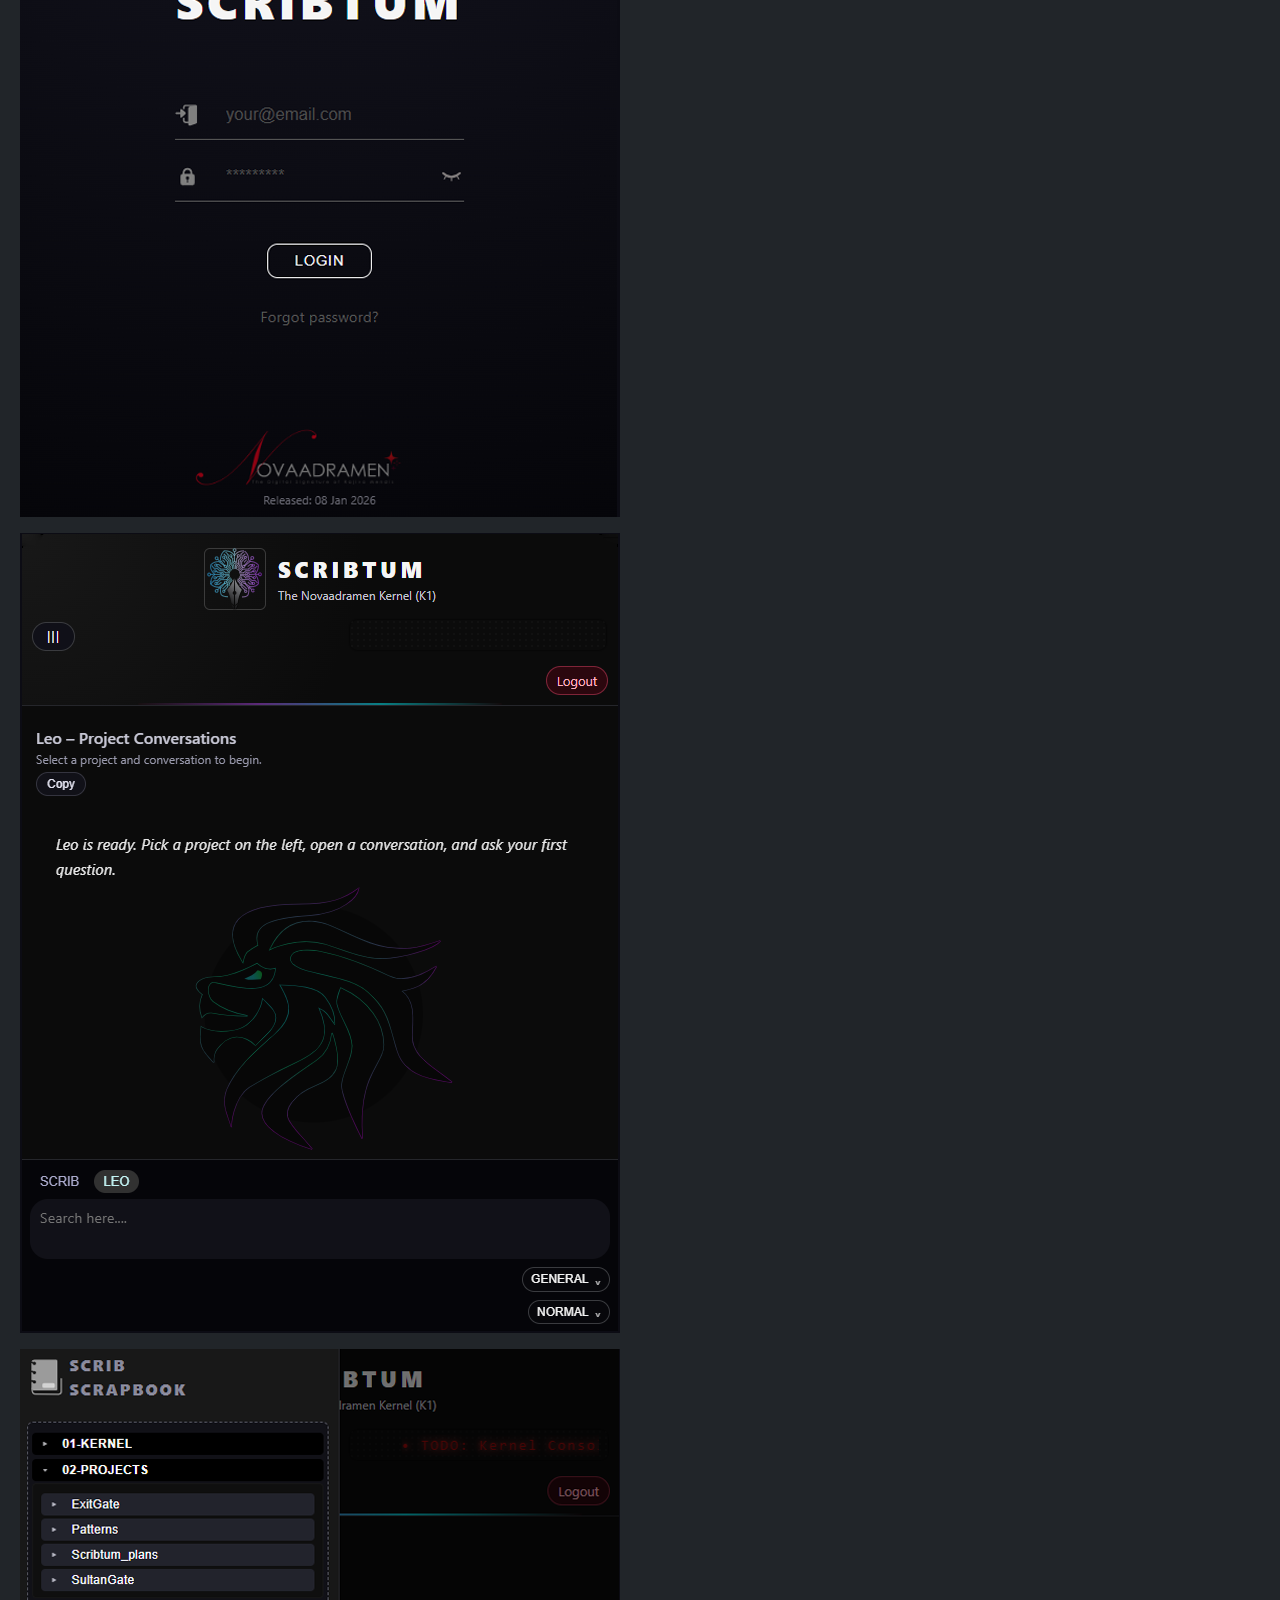
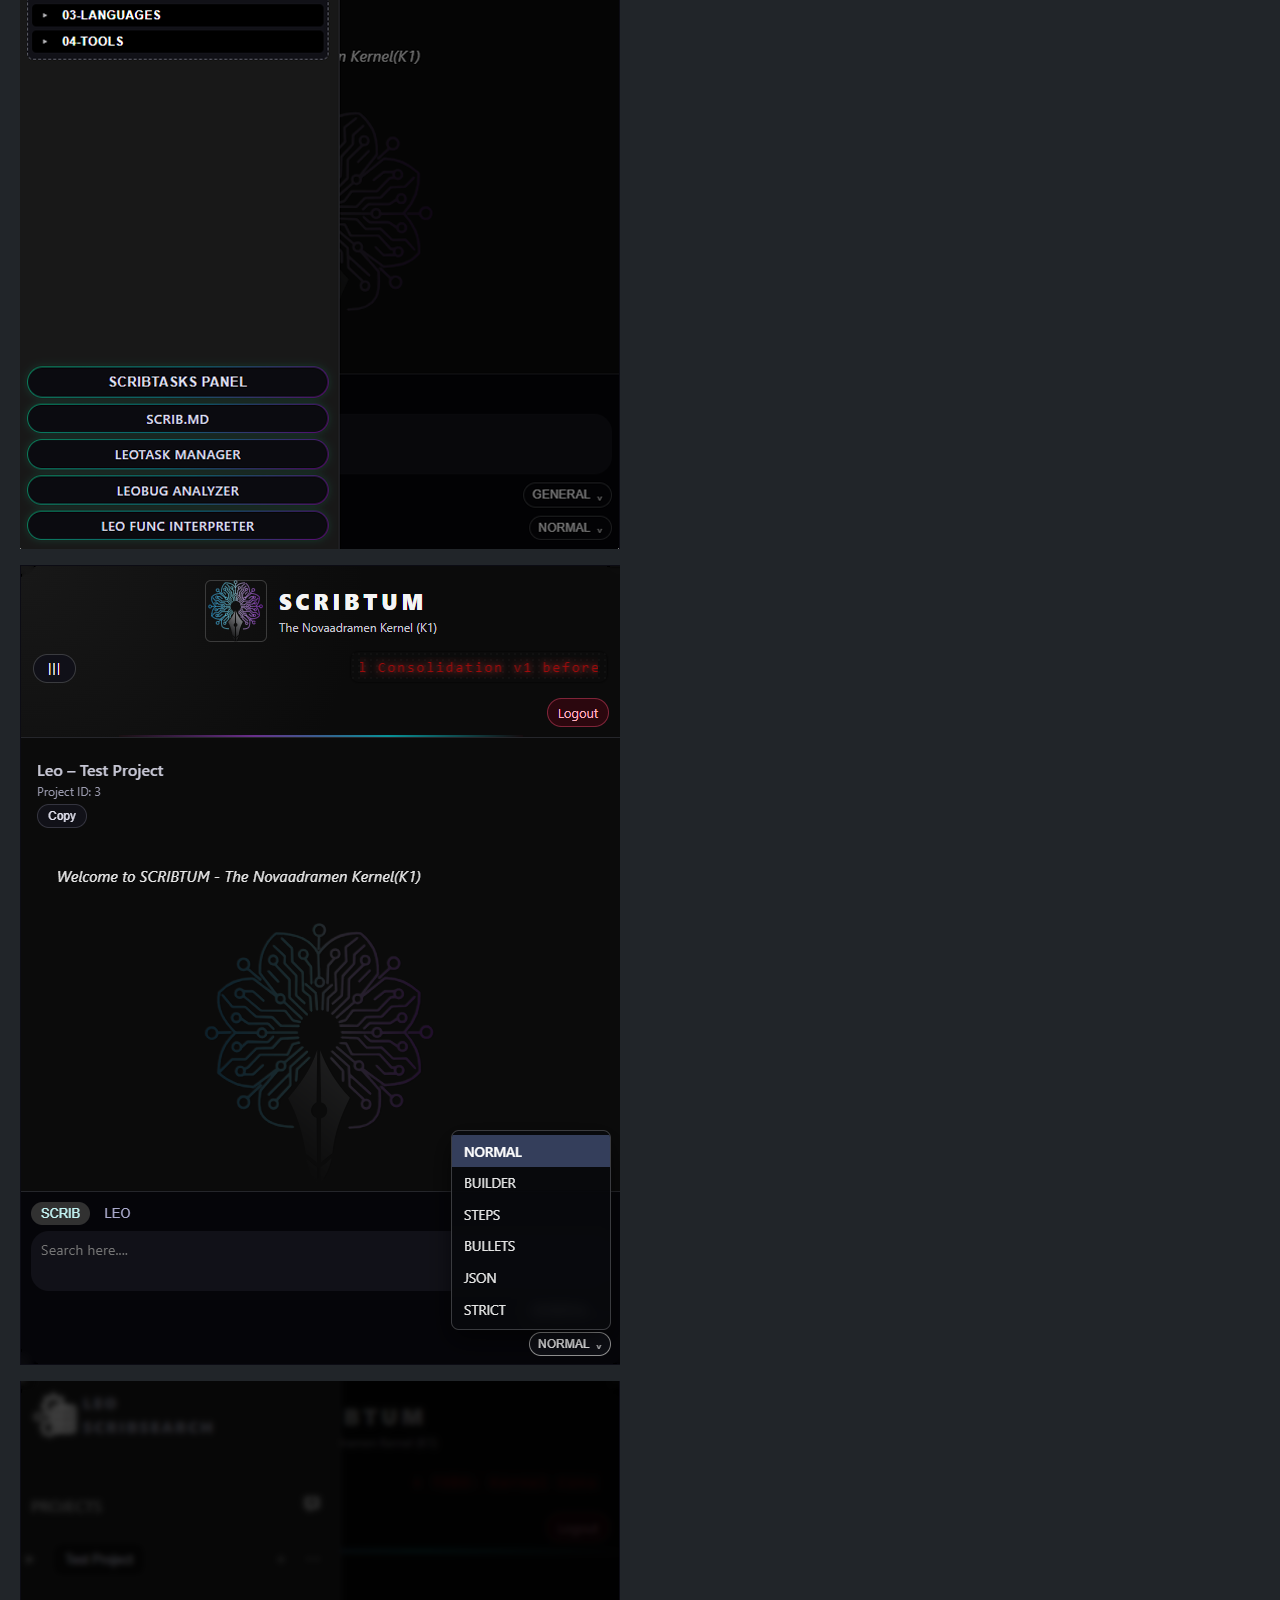
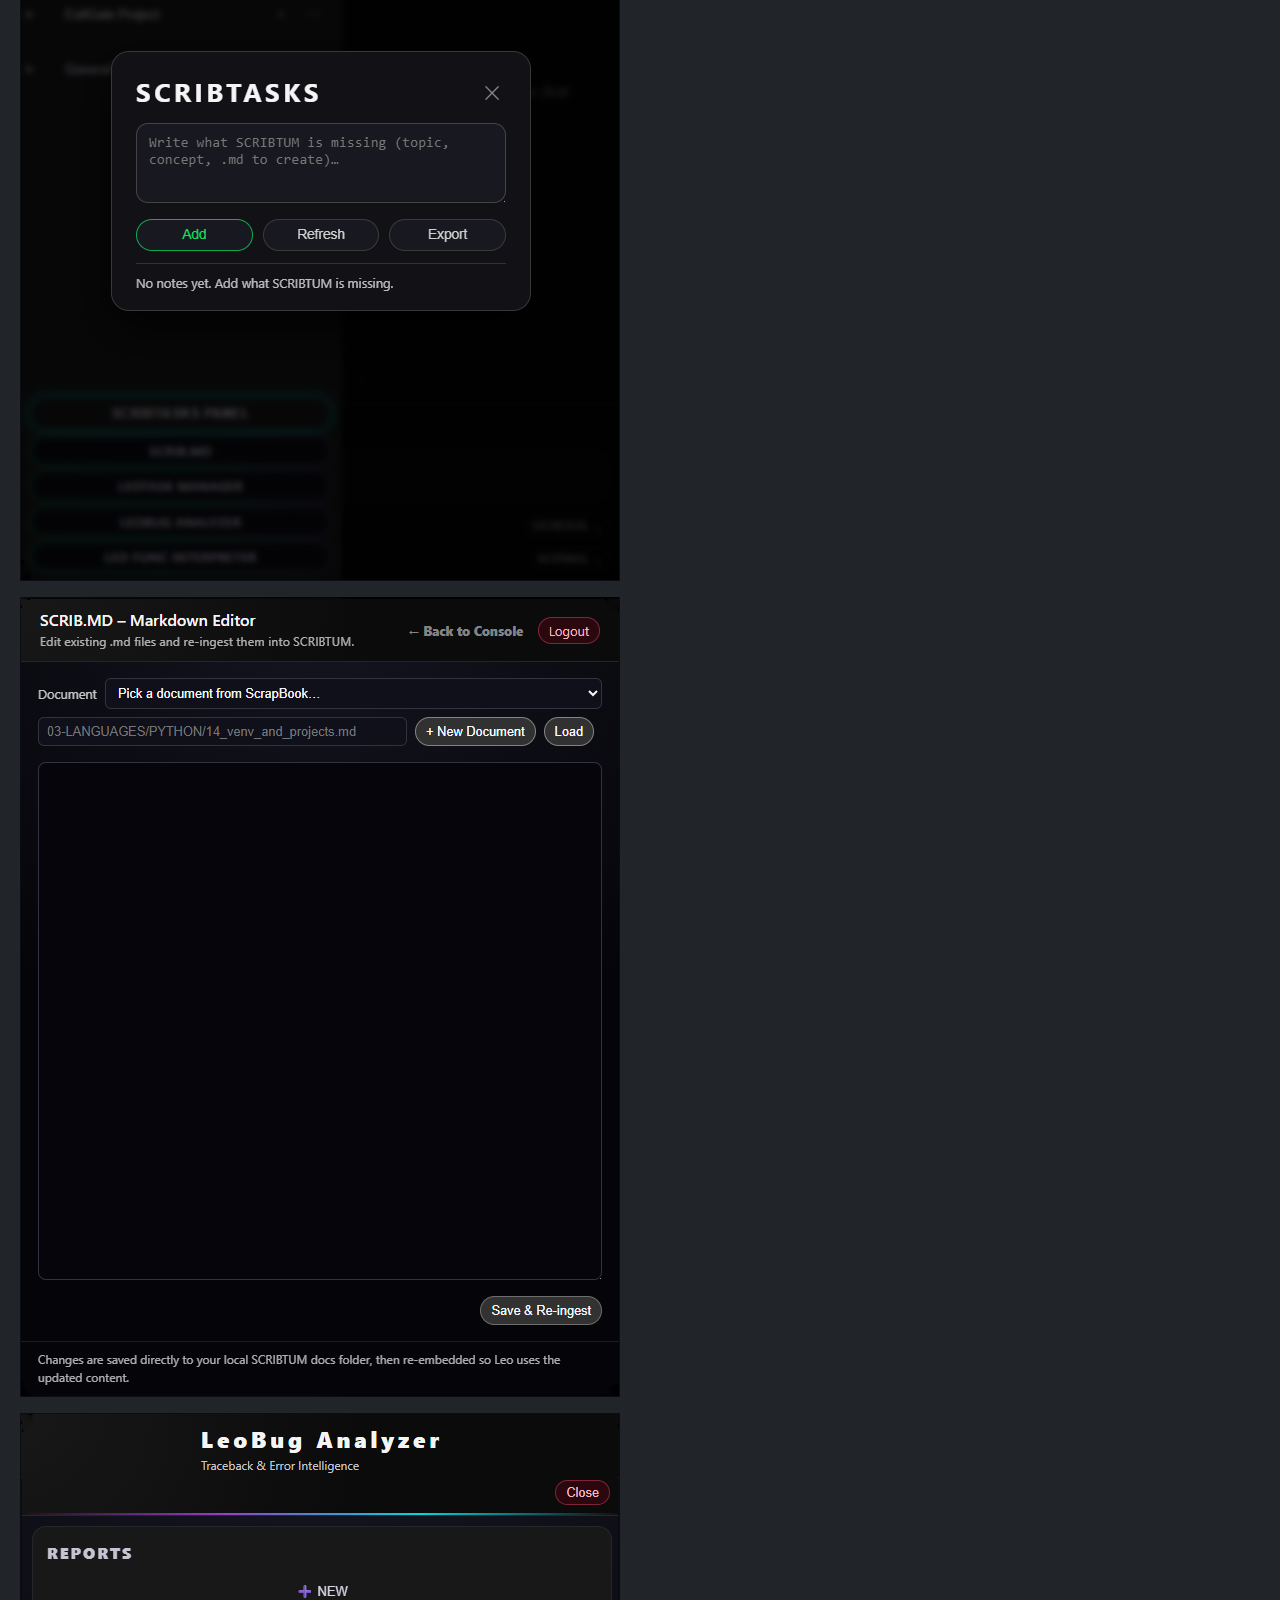
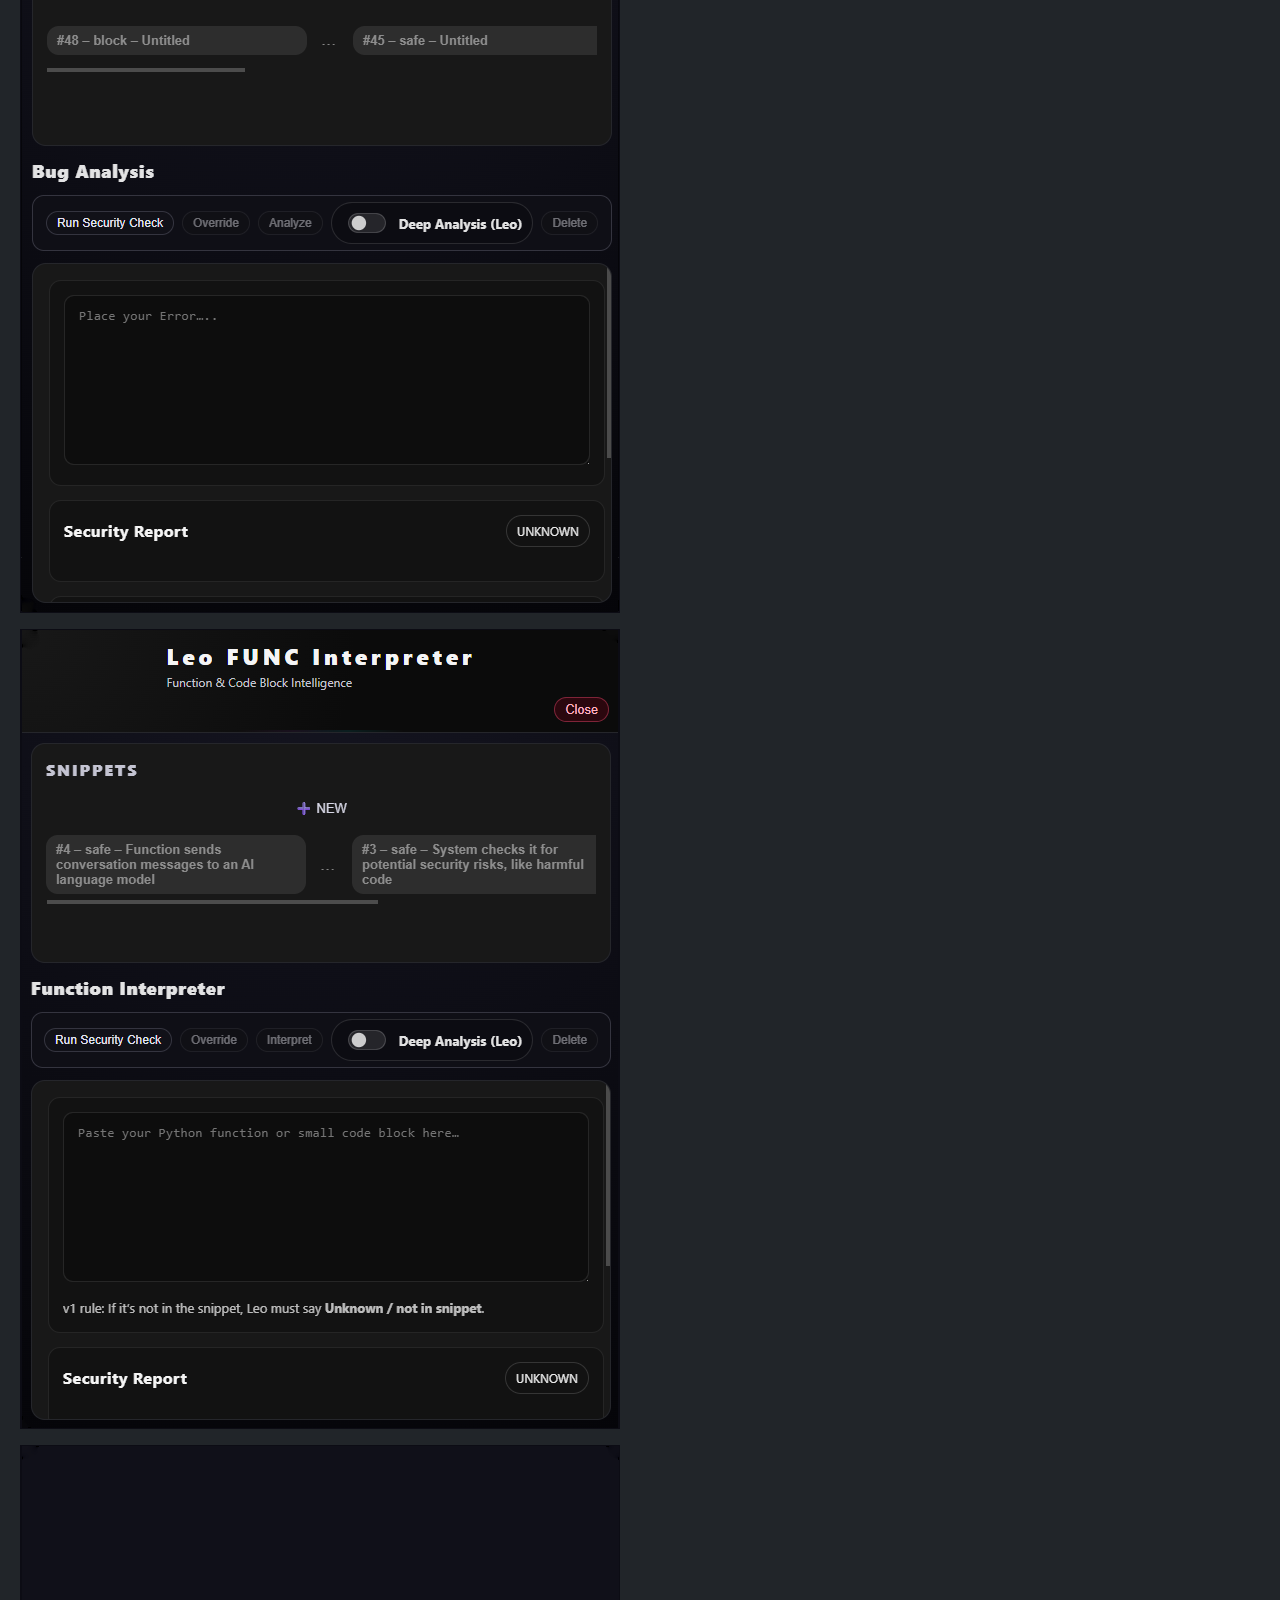
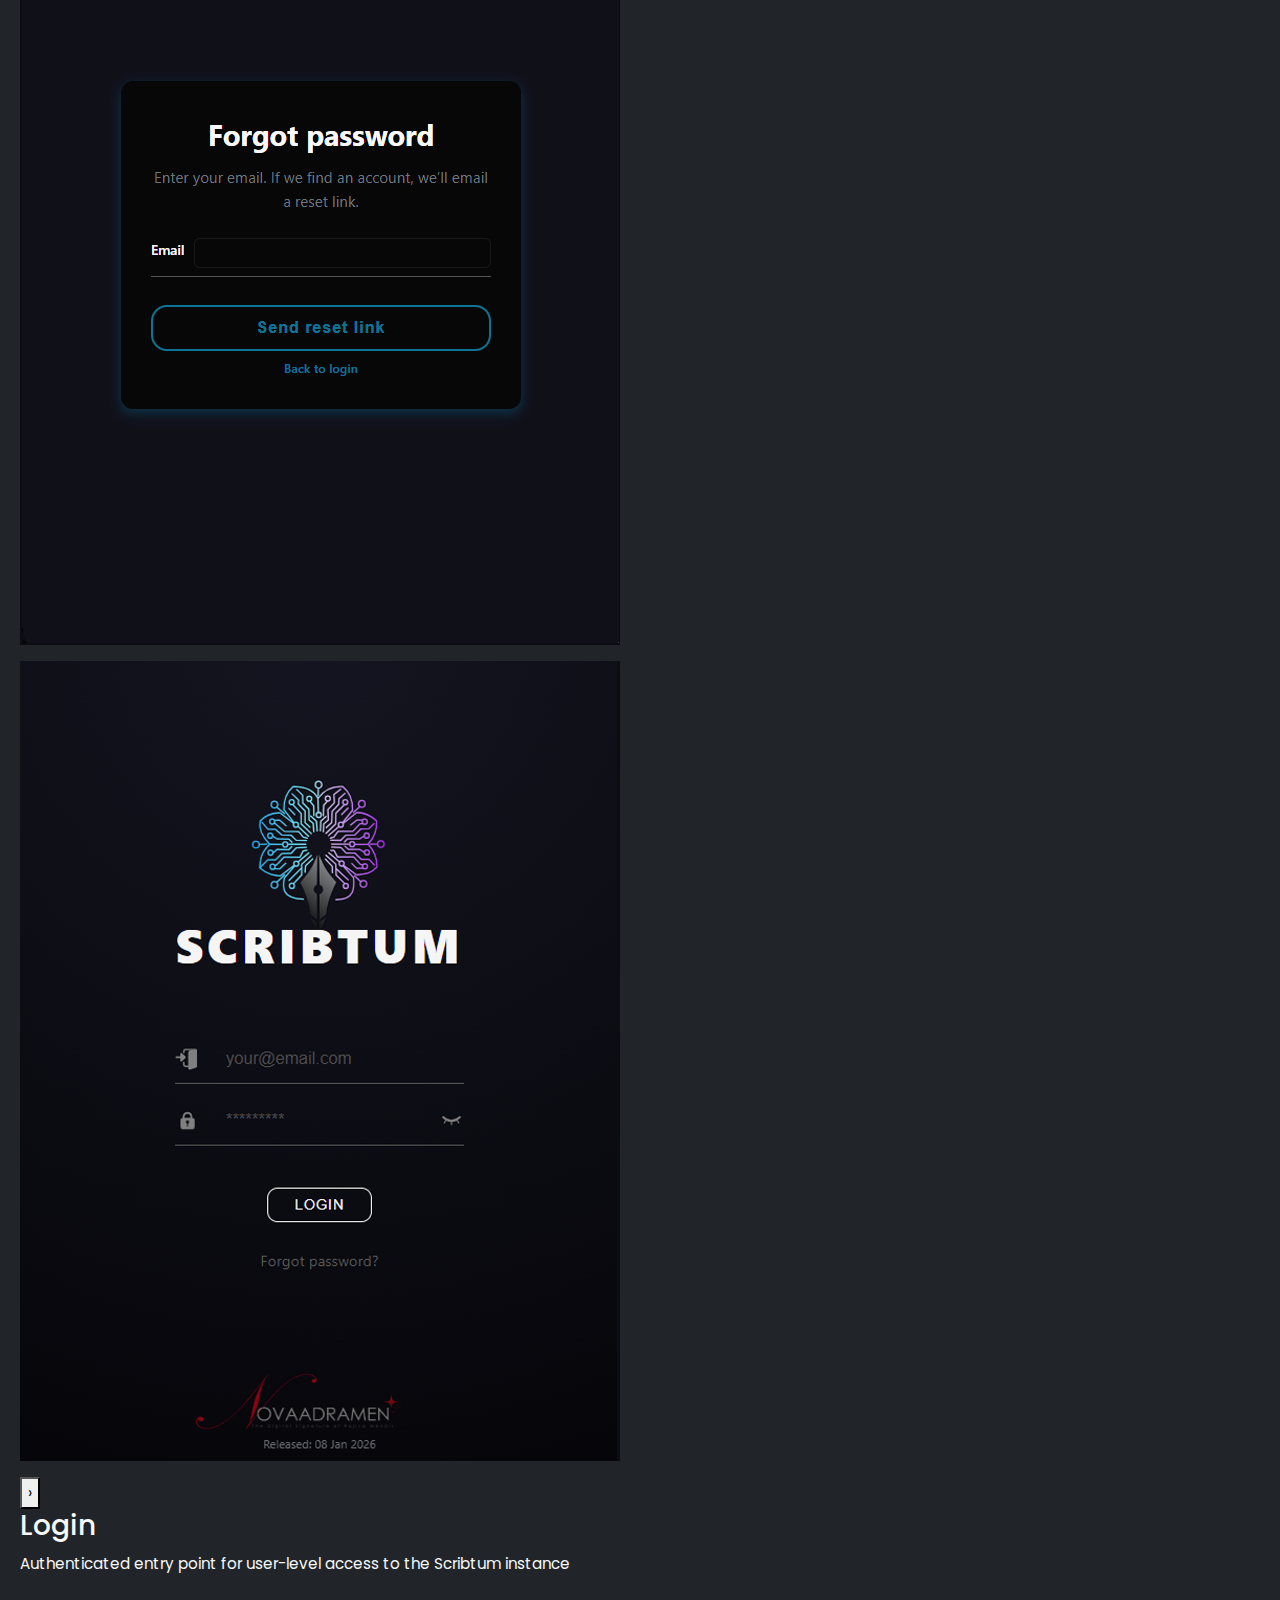
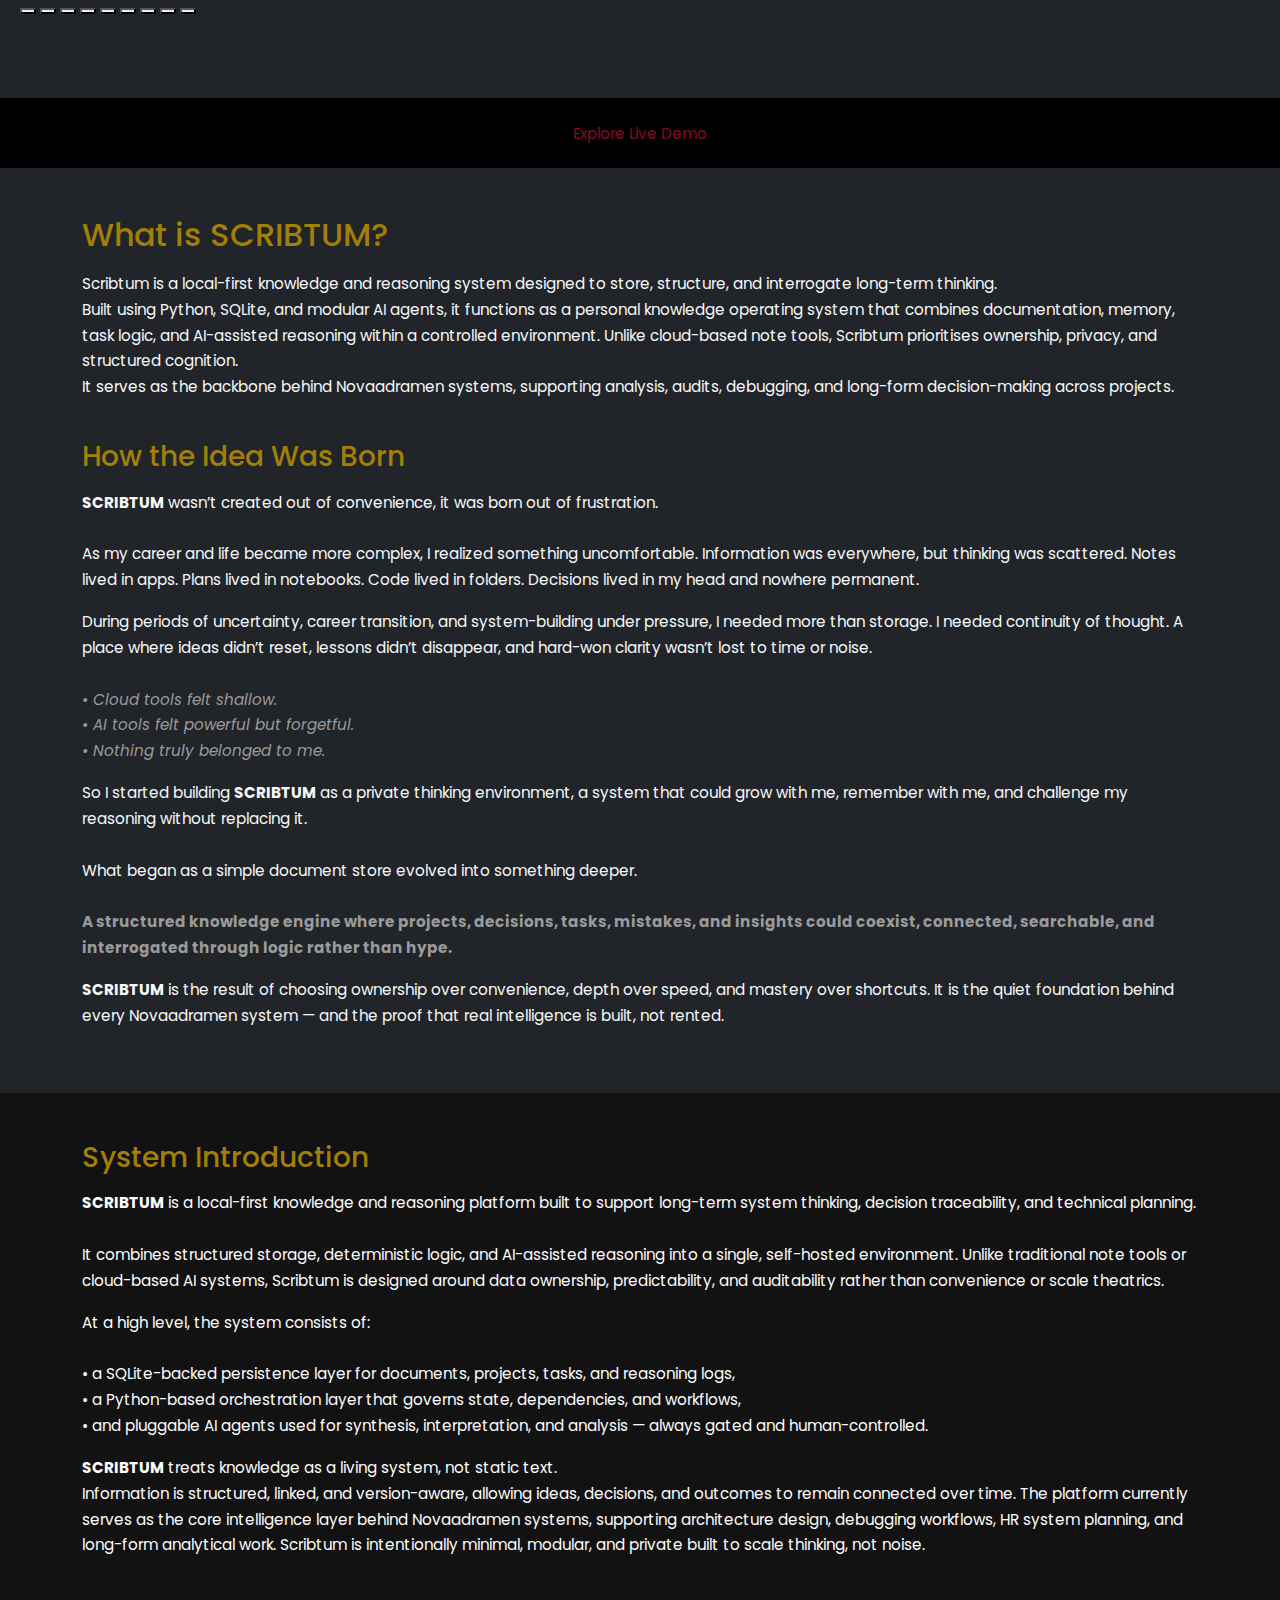
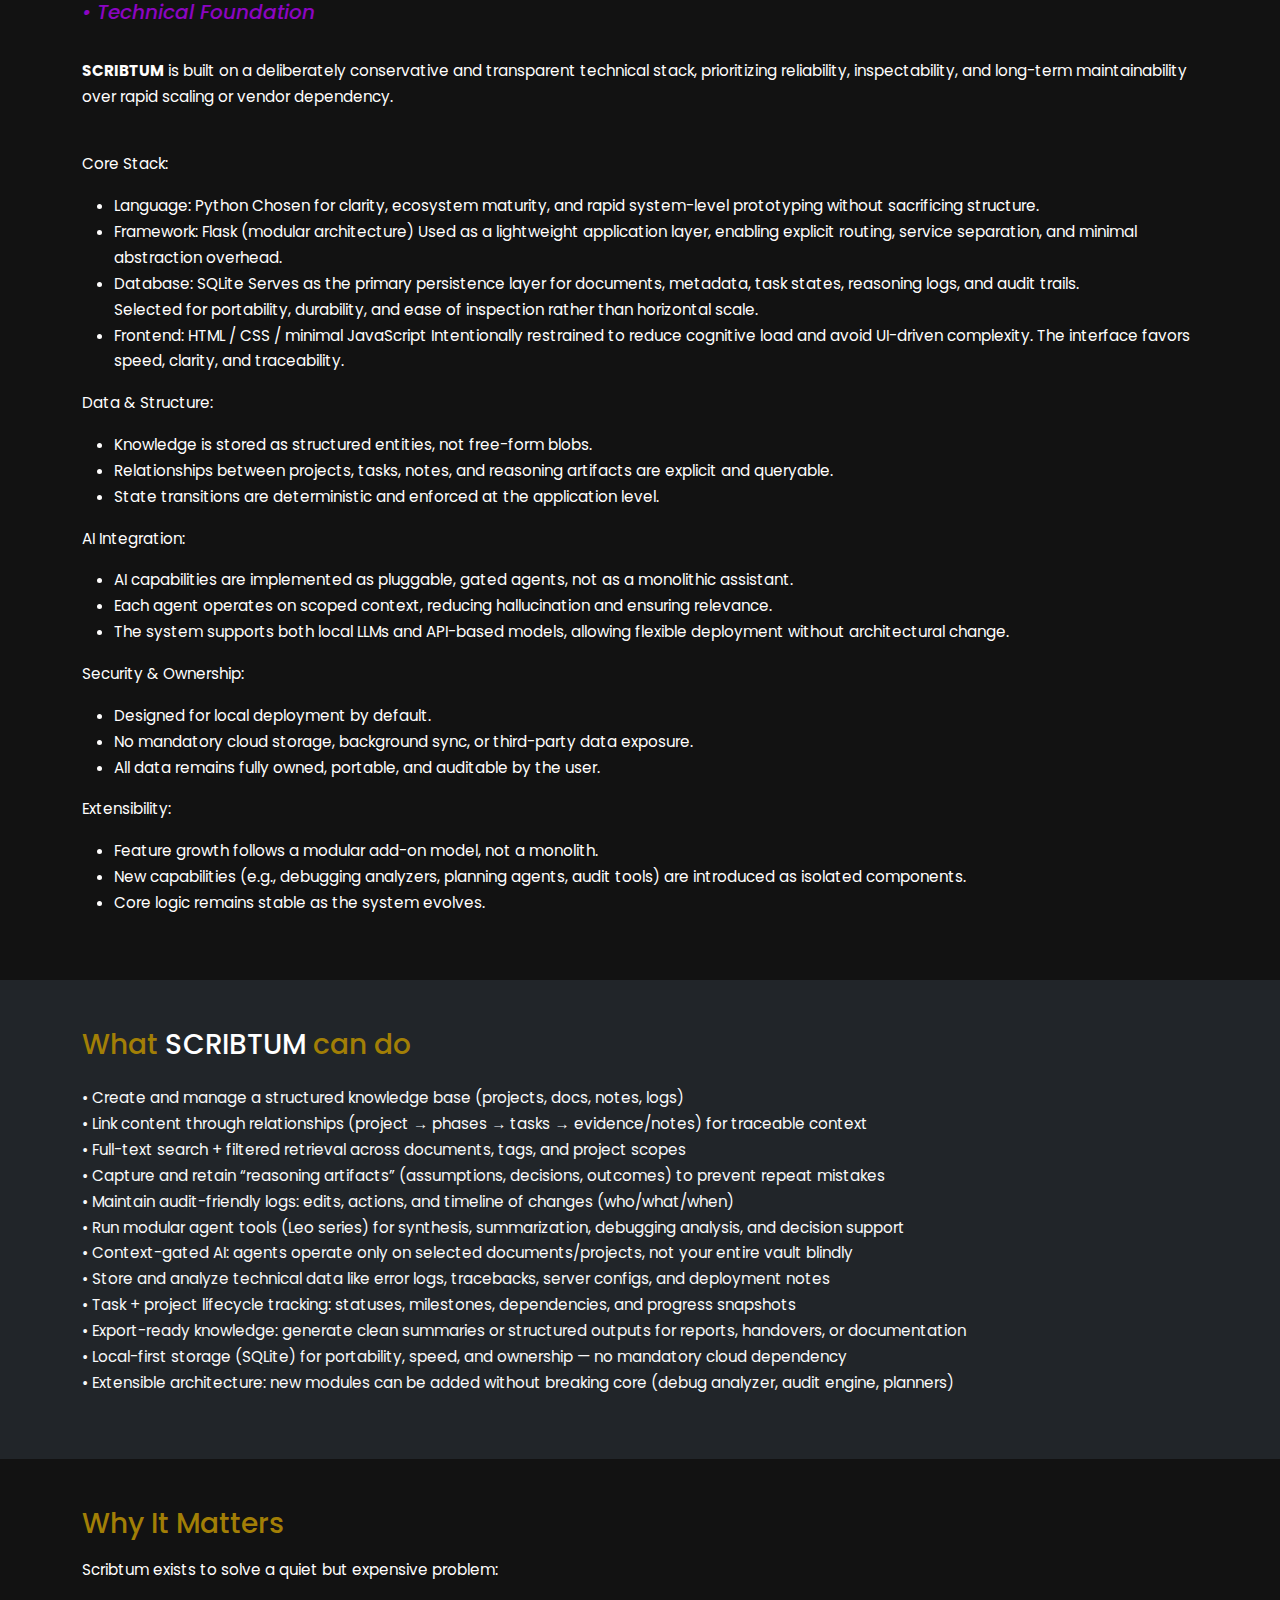
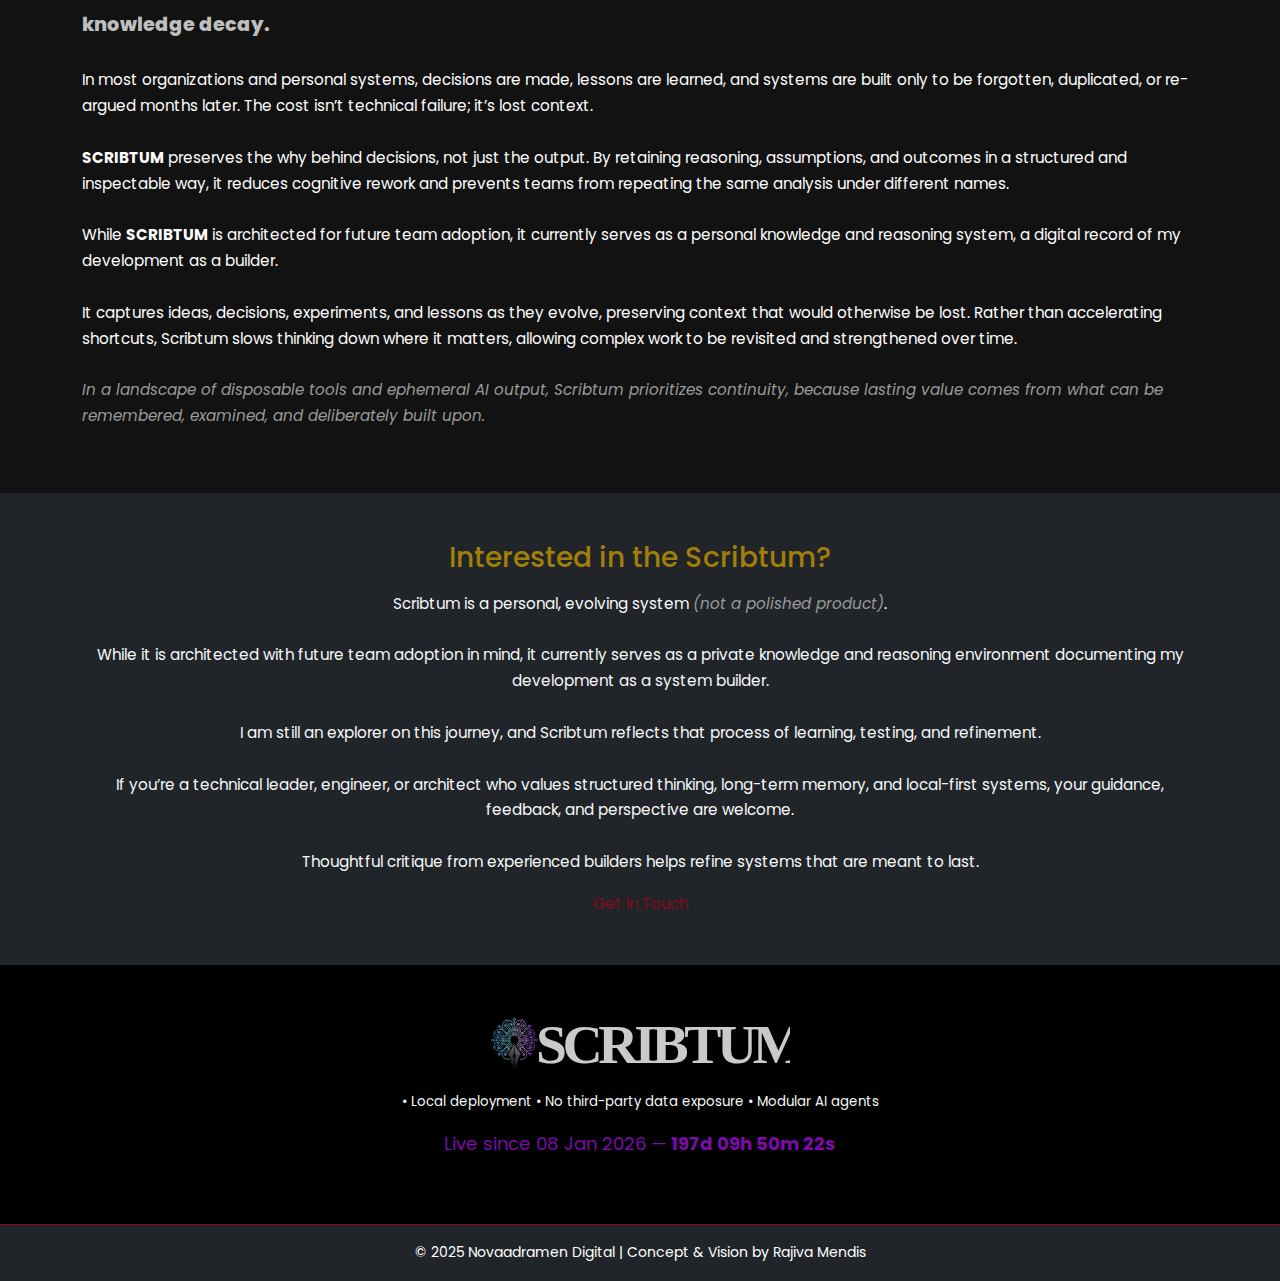
<file: scribtum.html>
<!DOCTYPE html>
<html lang="en">
<head>
  <meta charset="UTF-8" />
  <meta name="viewport" content="width=device-width, initial-scale=1.0" />
  <title>SCRIBTUM | Novaadramen</title>
  <script type="application/ld+json">
  {
    "@context": "https://schema.org",
    "@graph": [
      {
        "@type": "WebPage",
        "@id": "https://scribtum.novaadramen.com/login#webpage",
        "url": "https://scribtum.novaadramen.com/login",
        "name": "SCRIBTUM Login | Novaadramen",
        "primaryImageOfPage": {
          "@type": "ImageObject",
          "url": "https://scribtum.novaadramen.com/assets/images/scribtum/SCRIBTUM_LOGO.svg"
        },
        "isPartOf": { "@id": "https://www.novaadramen.com/#organization" },
        "about": [
          { "@id": "https://www.novaadramen.com/#person" },
          { "@id": "https://www.novaadramen.com/#organization" }
        ]
      },
      {
        "@type": "Person",
        "@id": "https://www.novaadramen.com/#person",
        "name": "Rajiva Mendis",
        "alternateName": ["Raj", "Rajiv Mendis"],
        "url": "https://www.novaadramen.com/",
        "email": "mailto:rajiva.mendis@novaadramen.com",
        "jobTitle": [
          "Human Resources Professional",
          "Systems Builder",
          "Data Analytics Learner"
        ],
        "description": "Rajiva Mendis is a Human Resources professional and systems builder, and the founder of Novaadramen — an independent HR-tech and systems design initiative focused on practical HR automation tools, analytics-driven workflows, and AI-assisted decision systems.",
        "worksFor": { "@id": "https://www.novaadramen.com/#organization" },
        "affiliation": { "@id": "https://www.novaadramen.com/#organization" },
        "mainEntityOfPage": { "@id": "https://scribtum.novaadramen.com/login#webpage" },
        "sameAs": [
          "https://www.linkedin.com/in/rajiva-mendis-2aa12438",
          "https://github.com/NovaAdramen"
        ]
      },
      {
        "@type": "Organization",
        "@id": "https://www.novaadramen.com/#organization",
        "name": "Novaadramen Digital",
        "alternateName": ["Novaadramen"],
        "url": "https://www.novaadramen.com/",
        "founder": { "@id": "https://www.novaadramen.com/#person" },
        "description": "Novaadramen is an independent HR-tech and systems design initiative focused on building working prototypes and proof-of-concept systems for HR automation, onboarding, exit analytics, and policy reasoning—especially for hospitality and service operations.",
        "email": "mailto:rajiva.mendis@novaadramen.com",
        "sameAs": [
          "https://www.linkedin.com/in/rajiva-mendis-2aa12438",
          "https://github.com/NovaAdramen"
        ]
      }
    ]
  }
  </script>
  <!-- Google tag (gtag.js) -->
  <script async src="https://www.googletagmanager.com/gtag/js?id=G-L5QG88S1J9"></script>
  <script>
    window.dataLayer = window.dataLayer || [];
    function gtag(){dataLayer.push(arguments);}
    gtag('js', new Date());
  
    gtag('config', 'G-L5QG88S1J9');
  </script>
  <link href="https://cdn.jsdelivr.net/npm/bootstrap@5.3.0/dist/css/bootstrap.min.css" rel="stylesheet" />
  <link rel="stylesheet" href="css/style.css" />
  <link href="https://fonts.googleapis.com/css2?family=Great+Vibes&display=swap" rel="stylesheet">
  <link href="https://fonts.googleapis.com/css2?family=Didact+Gothic&display=swap" rel="stylesheet">
</head>

<body class="bg-dark text-light">
  <!-- 🌐 Reusable Navbar -->
<nav id="navbar" class="navbar navbar-expand-lg fixed-top navbar-dark bg-dark border-bottom border-danger">
  <div class="container">
    <a class="navbar-brand" href="index.html">
      <span style="font-family: 'Kunstler Script', cursive; color: #8b0808; font-size: 48px;">N</span>
      <span style="font-family: 'Didact Gothic', sans-serif; color: #cfcfcf; font-size: 20px;">ovaadramen</span>
    </a>

    <button class="navbar-toggler" type="button" data-bs-toggle="collapse" data-bs-target="#navbarNav">
      <span class="navbar-toggler-icon"></span>
    </button>

    <div class="collapse navbar-collapse" id="navbarNav">
      <ul class="navbar-nav ms-auto">
        <li class="nav-item"><a class="nav-link" href="index.html">Home</a></li>
        <li class="nav-item"><a class="nav-link" href="myworld.html">My World</a></li>
        <li class="nav-item"><a class="nav-link" href="photography.html">Photography</a></li>
        <li class="nav-item"><a class="nav-link" href="index.html#projects">Projects</a></li>
        <li class="nav-item"><a class="nav-link" href="index.html#contact">Contact</a></li>
      </ul>
    </div>
  </div>
</nav>

<!-- Spacing fix -->
<div style="height: 70px;"></div>


  <!-- 🔹 HERO -->
  <section class="text-center py-5 bg-black">
    <div class="container">
      <h1>
        <img src="/assets/images/scribtum/SCRIBTUM_LOGO.svg" alt="SCRIBTUM Logo" style="height: 90px; vertical-align: middle;">
        <span class="fw-bold">SCRIBTUM</span></h1>
      <p class="lead">Novaadramen Kernel (K1)</p>
      <p style="font-style: italic; font-size: .85rem; color: #9a9a9a; margin-top: -10px;">• Local deployment • No third-party data exposure • Modular AI agents<p></p>
    </div>
  </section>

<!---Image Scroller-->
<section id="pmCoverflow-scrib" class="pmcf">
  <h2 class="pmcf-visually-hidden">SCRIBTUM Screens</h2>

  <div class="pmcf-container">
    <button class="pmcf-nav pmcf-left" aria-label="Previous">‹</button>

    <div class="pmcf-track">
      <figure class="pmcf-card" data-index="0">
        <img src="assets/images/scribtum/site-pages/login_page.png" alt="Login">
      </figure>
      <figure class="pmcf-card" data-index="1">
        <img src="assets/images/scribtum/site-pages/leo_chat_page.png" alt="Leo Console">
      </figure>
      <figure class="pmcf-card" data-index="2">
        <img src="assets/images/scribtum/site-pages/scrpbook_page.png" alt="SCRIB ScrapBook">
      </figure>
      <figure class="pmcf-card" data-index="3">
        <img src="assets/images/scribtum/site-pages/scribtum_mode_selector.png" alt="Mode Selector">
      </figure>
      <figure class="pmcf-card" data-index="4">
        <img src="assets/images/scribtum/site-pages/scribtasks.png" alt="ScribTasks Panel">
      </figure>
      <figure class="pmcf-card" data-index="5">
        <img src="assets/images/scribtum/site-pages/markdown_editor.png" alt="SCRIB.MD Editor">
      </figure>
      <figure class="pmcf-card" data-index="6">
        <img src="assets/images/scribtum/site-pages/bug_analizer.png" alt="LeoBug Analyzer">
      </figure>
      <figure class="pmcf-card" data-index="7">
        <img src="assets/images/scribtum/site-pages/func_interpreter.png" alt="Leo FUNC Interpreter">
      </figure>
      <figure class="pmcf-card" data-index="8">
      <img src="assets/images/scribtum/site-pages/password_manager.png" alt="Account Recovery">
      </figure>
    </div>

    <button class="pmcf-nav pmcf-right" aria-label="Next">›</button>
  </div>

  <div class="pmcf-info">
    <h3 class="pmcf-name">Login</h3>
    <p class="pmcf-role">Screen</p>
  </div>

  <div class="pmcf-dots" role="tablist" aria-label="Screens pagination">
    <button class="pmcf-dot is-active" data-index="0" aria-label="Go to slide 1" role="tab"></button>
    <button class="pmcf-dot" data-index="1" aria-label="Go to slide 2" role="tab"></button>
    <button class="pmcf-dot" data-index="2" aria-label="Go to slide 3" role="tab"></button>
    <button class="pmcf-dot" data-index="3" aria-label="Go to slide 4" role="tab"></button>
    <button class="pmcf-dot" data-index="4" aria-label="Go to slide 5" role="tab"></button>
    <button class="pmcf-dot" data-index="5" aria-label="Go to slide 6" role="tab"></button>
    <button class="pmcf-dot" data-index="6" aria-label="Go to slide 7" role="tab"></button>
    <button class="pmcf-dot" data-index="7" aria-label="Go to slide 8" role="tab"></button>
    <button class="pmcf-dot" data-index="8" aria-label="Go to slide 1" role="tab"></button>
  </div>
</section>
    <!--DEDICATED APP LINK-->
    <div class="text-center bg-black" style="height: 70px; align-content: center;"> 
      <a href="https://scribtum.novaadramen.com/login" 
         target="_blank" 
          class="btn-outline-visit-scrib">
        Explore Live Demo
       </a>
    </div>


  <!-- 🔹 ORIGIN STORY -->
  <section class="py-5">
    <div class="container">
      <h2 class="text-accent mb-3">What is SCRIBTUM?</h2>
      <p>
        Scribtum is a local-first knowledge and reasoning system designed to store, structure, and interrogate long-term thinking. <br>
        Built using Python, SQLite, and modular AI agents, it functions as a personal knowledge operating system that combines documentation, memory, task logic, and AI-assisted reasoning within a controlled environment.
        Unlike cloud-based note tools, Scribtum prioritises ownership, privacy, and structured cognition. <br>
        It serves as the backbone behind Novaadramen systems, supporting analysis, audits, debugging, and long-form decision-making across projects.
      </p>
      <h3 class="text-accent mb-3" style="margin-top: 40px;">How the Idea Was Born</h3>
    <p>
      <strong>SCRIBTUM</strong> wasn’t created out of convenience, it was born out of frustration. <br><br>
        As my career and life became more complex, I realized something uncomfortable.
        Information was everywhere, but thinking was scattered. Notes lived in apps. Plans lived in notebooks. Code lived in folders. Decisions lived in my head and nowhere permanent.
    </p>
    <p>
      During periods of uncertainty, career transition, and system-building under pressure, I needed more than storage. I needed continuity of thought. 
      A place where ideas didn’t reset, lessons didn’t disappear, and hard-won clarity wasn’t lost to time or noise. <br><br>
      <span style="color: #9a9a9a; font-style: italic;">• Cloud tools felt shallow.<br>• AI tools felt powerful but forgetful.<br>• Nothing truly belonged to me.</span>
    </p>
    <p>
      So I started building <strong>SCRIBTUM</strong> as a private thinking environment, a system that could grow with me, remember with me, and challenge my reasoning without replacing it.
      <br><br>
      What began as a simple document store evolved into something deeper.<br><br>
      <span style="color: #9a9a9a; font-weight: 700;">A structured knowledge engine where projects, decisions, tasks, mistakes, and insights could coexist, connected, searchable, and interrogated through logic rather than hype.</span>
    </p>
    <p>
      <strong>SCRIBTUM</strong> is the result of choosing ownership over convenience, depth over speed, and mastery over shortcuts.
      It is the quiet foundation behind every Novaadramen system — and the proof that real intelligence is built, not rented.
    </p>
    </div>
  </section>

  <!-- 🔹 SYSTEM OVERVIEW -->
  <section class="py-5 section-dark">
    <div class="container">
      <h3 class="text-accent mb-3">System Introduction</h3>
      <p >
        <strong>SCRIBTUM</strong> is a local-first knowledge and reasoning platform built to support long-term system thinking, 
        decision traceability, and technical planning.<br><br>

        It combines structured storage, deterministic logic, and AI-assisted reasoning into a single, 
        self-hosted environment. 
        Unlike traditional note tools or cloud-based AI systems, Scribtum is designed around data ownership, 
        predictability, and auditability rather than convenience or scale theatrics.
    </p>
    <p >
      At a high level, the system consists of:<br><br>

      • a SQLite-backed persistence layer for documents, projects, tasks, and reasoning logs,<br>

      • a Python-based orchestration layer that governs state, dependencies, and workflows,<br>

      • and pluggable AI agents used for synthesis, interpretation, and analysis — always gated and human-controlled.<br>
    </p>
    <p>
      <strong>SCRIBTUM</strong> treats knowledge as a living system, not static text. <br>
      
      Information is structured, linked, and version-aware, allowing ideas, decisions, and outcomes to remain connected over time.

      The platform currently serves as the core intelligence layer behind Novaadramen systems, 
      supporting architecture design, debugging workflows, HR system planning, and long-form analytical work.

      Scribtum is intentionally minimal, modular, and private built to scale thinking, not noise.
    </p>
    <br>
    <h5 style="font-style: italic; color: #8c05c2;"> • Technical Foundation</h5>
    <br>
    <p >
     <strong>SCRIBTUM</strong> is built on a deliberately conservative and transparent technical stack, 
      prioritizing reliability, inspectability, and long-term maintainability over rapid scaling or vendor dependency.
    </p>
    <br>
    <p>Core Stack:</p>
    <ul class="tech-grid">
      <li>Language: Python
          <span>
            Chosen for clarity, ecosystem maturity, and rapid system-level 
            prototyping without sacrificing structure.
          </span>
      </li>
      <li>Framework: Flask (modular architecture)
          <span >
            Used as a lightweight application layer, enabling explicit routing, 
            service separation, and minimal abstraction overhead.
          </span>
      </li>
      <li>Database: SQLite
          <span>
            Serves as the primary persistence layer for documents, metadata, task states, reasoning logs, and audit trails.
            <br>Selected for portability, durability, and ease of inspection rather than horizontal scale.
          </span>
      </li>
      <li>Frontend: HTML / CSS / minimal JavaScript
          <span>
            Intentionally restrained to reduce cognitive load and avoid UI-driven complexity. 
            The interface favors speed, clarity, and traceability. 
          </span>
      </li>
    </ul>
    <p>Data & Structure:</p>
    <ul class="tech-list">
      <li>Knowledge is stored as structured entities, not free-form blobs.</li>
      <li>Relationships between projects, tasks, notes, and reasoning artifacts are explicit and queryable.</li>
      <li>State transitions are deterministic and enforced at the application level.</li>
    </ul>
    <p>AI Integration:</p>
    <ul class="tech-list">
      <li>AI capabilities are implemented as pluggable, gated agents, not as a monolithic assistant.</li>
      <li>Each agent operates on scoped context, reducing hallucination and ensuring relevance.</li>
      <li>The system supports both local LLMs and API-based models, allowing flexible deployment without architectural change.</li>
    </ul>
    <p>Security & Ownership:</p>
    <ul class="tech-list">
      <li>Designed for local deployment by default.</li>
      <li>No mandatory cloud storage, background sync, or third-party data exposure.</li>
      <li>All data remains fully owned, portable, and auditable by the user.</li>
    </ul>
    <p>Extensibility:</p>
    <ul class="tech-list">
      <li>Feature growth follows a modular add-on model, not a monolith.</li>
      <li>New capabilities 
        (e.g., debugging analyzers, planning agents, audit tools)
        are introduced as isolated components.</li>
      <li>Core logic remains stable as the system evolves.</li>
    </ul>
    </div>
  </section>

  <!-- 🔹 CAPABILITIES -->
  <section class="py-5">
    <div class="container">
      <h3 class="text-accent mb-4">What <span style="color: #fff;">SCRIBTUM</span> can do</h3>
      <ul class="list-unstyled">
      <li>• Create and manage a structured knowledge base (projects, docs, notes, logs)</li>
      <li>• Link content through relationships (project → phases → tasks → evidence/notes) for traceable context</li>
      <li>• Full-text search + filtered retrieval across documents, tags, and project scopes</li>
      <li>• Capture and retain “reasoning artifacts” (assumptions, decisions, outcomes) to prevent repeat mistakes</li>
      <li>• Maintain audit-friendly logs: edits, actions, and timeline of changes (who/what/when)</li>
      <li>• Run modular agent tools (Leo series) for synthesis, summarization, debugging analysis, and decision support</li>
      <li>• Context-gated AI: agents operate only on selected documents/projects, not your entire vault blindly</li>
      <li>• Store and analyze technical data like error logs, tracebacks, server configs, and deployment notes</li>
      <li>• Task + project lifecycle tracking: statuses, milestones, dependencies, and progress snapshots</li>
      <li>• Export-ready knowledge: generate clean summaries or structured outputs for reports, handovers, or documentation</li>
      <li>• Local-first storage (SQLite) for portability, speed, and ownership — no mandatory cloud dependency</li>
      <li>• Extensible architecture: new modules can be added without breaking core (debug analyzer, audit engine, planners)</li>
      </ul>
    </div>
  </section>

  <!-- 🔹 FUTURE IMPACT -->
  <section class="py-5 section-dark">
    <div class="container">
      <h3 class="text-accent mb-3">Why It Matters</h3>
      <p>
        Scribtum exists to solve a quiet but expensive problem:<br><br>

        <span style="font-weight: 800; color: #bebebe; font-size: 1.2rem;">knowledge decay.</span><br><br>
        In most organizations and personal systems, decisions are made, lessons are learned, 
        and systems are built only to be forgotten, duplicated, or re-argued months later. 
        The cost isn’t technical failure; it’s lost context. <br><br>

        <strong>SCRIBTUM</strong> preserves the why behind decisions, not just the output. 
        By retaining reasoning, assumptions, and outcomes in a structured and inspectable way, 
        it reduces cognitive rework and prevents teams from repeating the same analysis under different names.<br><br>

        While <strong>SCRIBTUM</strong> is architected for future team adoption, it currently serves as a personal knowledge and reasoning system, 
        a digital record of my development as a builder. <br><br>

        It captures ideas, decisions, experiments, and lessons as they evolve, preserving context that would otherwise be lost. 
        Rather than accelerating shortcuts, Scribtum slows thinking down where it matters, 
        allowing complex work to be revisited and strengthened over time. <br><br>

        <span style="font-style: italic; color: #9a9a9a;">In a landscape of disposable tools and ephemeral AI output, Scribtum prioritizes continuity,
        because lasting value comes from what can be remembered, examined, and deliberately built upon.</span>
      </p>
    </div>
  </section>

  <!-- 🔹 ACCESS REQUEST -->
  <section class="py-5 text-center">
    <div class="container">
      <h3 class="text-accent mb-3">Interested in the Scribtum?</h3>
      <p>
        Scribtum is a personal, evolving system <Span style="font-style: italic; color: #9a9a9a;">(not a polished product)</Span>.<br><br>

        While it is architected with future team adoption in mind, it currently serves as a private knowledge and reasoning environment 
        documenting my development as a system builder.<br><br>

        I am still an explorer on this journey, and Scribtum reflects that process of learning, testing, and refinement.<br><br>

        If you’re a technical leader, engineer, or architect who values structured thinking, long-term memory, 
        and local-first systems, your guidance, feedback, and perspective are welcome.<br><br>

        Thoughtful critique from experienced builders helps refine systems that are meant to last.
      </p>
      <a href="index.html#contact" class="btn-outline-visit-scrib">Get in Touch</a>
    </div>
  </section>

  <!-- 🔹 FUTURE ADDITIONS PLACEHOLDER -->
  <section class="py-5 text-center bg-black">
    <div class="container">
      <img src="/assets/images/scribtum/feature_logo_scribtum.svg" alt="PAeryllMate Full Logo" style="height: 60px; vertical-align: middle; margin-bottom: 18px;">
      <p class="small">
       • Local deployment • No third-party data exposure • Modular AI agents
      </p>
      <!-- Since Launch -->
      <p class="small" style="color:#7d0baa;  font-size: larger;">
        Live since <span id="pm-launch-date">08 Jan 2026</span> —
        <strong id="pm-since"></strong>
      </p>

    </div>
  </section>
  

  <!-- 🔹 Footer -->
  <footer class="bg-dark text-white text-center py-3">
    &copy; 2025 Novaadramen Digital | Concept & Vision by Rajiva Mendis
  </footer>
<script src="https://cdn.jsdelivr.net/npm/bootstrap@5.3.0/dist/js/bootstrap.bundle.min.js"></script>
<script>
(function(){
  const root   = document.getElementById('pmCoverflow-scrib');
  const track  = root.querySelector('.pmcf-track');
  let   cards  = [...root.querySelectorAll('.pmcf-card')];
  const dots   = [...root.querySelectorAll('.pmcf-dot')];
  const nameEl = root.querySelector('.pmcf-name');
  const roleEl = root.querySelector('.pmcf-role');
  const prevBtn= root.querySelector('.pmcf-left');
  const nextBtn= root.querySelector('.pmcf-right');
  
  const captions = [
  { name: 'Login', role: 'Authenticated entry point for user-level access to the Scribtum instance' },
  { name: 'Leo Console', role: 'Project-scoped chat interface with context-bound retrieval' },
  { name: 'SCRIB ScrapBook', role: 'Hierarchical document store for structured knowledge' },
  { name: 'Mode Selector', role: 'Controls deterministic output formats (Builder, Steps, JSON, Strict)' },
  { name: 'ScribTasks Panel', role: 'Task capture for tracking missing knowledge and system gaps' },
  { name: 'SCRIB.MD Editor', role: 'Markdown editor with direct re-ingestion into the knowledge base' },
  { name: 'LeoBug Analyzer', role: 'Traceback and log analyzer with structured diagnostics' },
  { name: 'Leo FUNC Interpreter', role: 'Snippet-scoped function explanation with context isolation' },
  { name: 'Account Recovery', role: 'Password reset and account validation flow' }
];



  // === 1) CLONE ENDS FOR INFINITE LOOP ===
  const L = cards.length;
  const firstClone = cards[0].cloneNode(true);
  const lastClone  = cards[L-1].cloneNode(true);
  firstClone.classList.add('is-clone');
  lastClone.classList.add('is-clone');
  track.insertBefore(lastClone, cards[0]);  // prepend last
  track.appendChild(firstClone);            // append first

  // refresh NodeList -> Array including clones
  cards = [...track.querySelectorAll('.pmcf-card')]; // length = L + 2

  // Start at first REAL slide (index 1)
  let i = 1, auto;
  let cardW = 0;

  function computeCardW(){
    const gap = parseFloat(getComputedStyle(track).gap || 0);
    cardW = cards[0].getBoundingClientRect().width + gap;
  }

  // === 2) LAYOUT uses the virtual index i (includes clones) ===
  function layout(withTransition = true){
    if (!cardW) computeCardW();
    if (!withTransition) track.style.transition = 'none';
    track.style.transform = `translate3d(calc(50% - ${i * cardW + cardW/2}px), 0, 0)`;
    if (!withTransition) {
      // force reflow then restore transition so next moves animate
      void track.offsetHeight;
      track.style.transition = '';
    }
  }

  // Map virtual index -> real caption/dot index
  function realIndex(){
    // i in [0..L+1]; real slides are [1..L]
    return ( (i - 1 + L) % L ); // 0..L-1
  }

  function mark(){
    // Clear classes
    cards.forEach(el => el.className = 'pmcf-card');

    // Center/left/right using virtual neighbors
    const left  = i - 1;
    const right = i + 1;

    if (cards[i])    cards[i].classList.add('is-center');
    if (cards[left]) cards[left].classList.add('is-left');
    if (cards[right])cards[right].classList.add('is-right');

    for (let k = 0; k < cards.length; k++){
      if (k !== i && k !== left && k !== right) cards[k].classList.add('is-hidden');
    }

    // Dots + caption use REAL index
    const r = realIndex();
    dots.forEach(d => d.classList.remove('is-active'));
    if (dots[r]) dots[r].classList.add('is-active');
    nameEl.textContent = captions[r].name;
    roleEl.textContent = captions[r].role;
  }

  // === 3) MOVE with seamless wrap ===
  function go(n){
    i = n;
    mark();
    layout(true);
  }
  function next(){ go(i + 1); }
  function prev(){ go(i - 1); }

  // After each animated move, if we landed on a clone, snap (no transition)
  track.addEventListener('transitionend', () => {
    if (i === 0) {        // we’re on the front clone (last slide)
      i = L;              // snap to real last
      mark();
      layout(false);      // no-anim snap
    } else if (i === L+1){ // we’re on the back clone (first slide)
      i = 1;              // snap to real first
      mark();
      layout(false);      // no-anim snap
    }
  });

  // Autoplay (you can keep your pause-on-hover if you like)
  function start(){ stop(); auto = setInterval(next, 3500); }
  function stop(){ if(auto){ clearInterval(auto); auto = null; } }

  // Keep your existing event bindings (clicks, keys, swipe):
  const attach = () => {
    const rootEl = root;
    const prevBtnEl = prevBtn;
    const nextBtnEl = nextBtn;

    nextBtnEl.addEventListener('click', ()=>{ next(); start(); });
    prevBtnEl.addEventListener('click', ()=>{ prev(); start(); });
    rootEl.tabIndex = 0;
    rootEl.addEventListener('keydown', e=>{
      if(e.key === 'ArrowRight') { next(); start(); }
      if(e.key === 'ArrowLeft')  { prev(); start(); }
    });

    let x0 = null;
    rootEl.addEventListener('touchstart', e=>{ x0 = e.touches[0].clientX; stop(); }, {passive:true});
    rootEl.addEventListener('touchend', e=>{
      if(x0 == null) return;
      const dx = e.changedTouches[0].clientX - x0;
      if(Math.abs(dx) > 30) (dx < 0 ? next() : prev());
      x0 = null; start();
    });

    // (optional) hover pause/resume
    rootEl.addEventListener('mouseenter', stop);
    rootEl.addEventListener('mouseleave', start);

    window.addEventListener('resize', ()=>{ computeCardW(); layout(false); });
  };

  // init
  computeCardW();
  mark();
  layout(false); // place instantly at first real slide
  attach();
  start();
})();

</script>
<script>
  // Set your launch date in UTC (YYYY-MM-DDTHH:mm:ssZ)
  const PM_LAUNCH = new Date('2026-01-08T00:00:00Z').getTime();

  function fmt(n){ return String(n).padStart(2,'0'); }
  function tick(){
    const now = Date.now();
    let diff = Math.max(0, now - PM_LAUNCH);

    const days  = Math.floor(diff / 86400000); diff %= 86400000;
    const hours = Math.floor(diff / 3600000);  diff %= 3600000;
    const mins  = Math.floor(diff / 60000);    diff %= 60000;
    const secs  = Math.floor(diff / 1000);

    document.getElementById('pm-since').textContent =
      `${days}d ${fmt(hours)}h ${fmt(mins)}m ${fmt(secs)}s`;
  }
  tick();
  setInterval(tick, 1000);
</script>

</body>
</html>
</file>
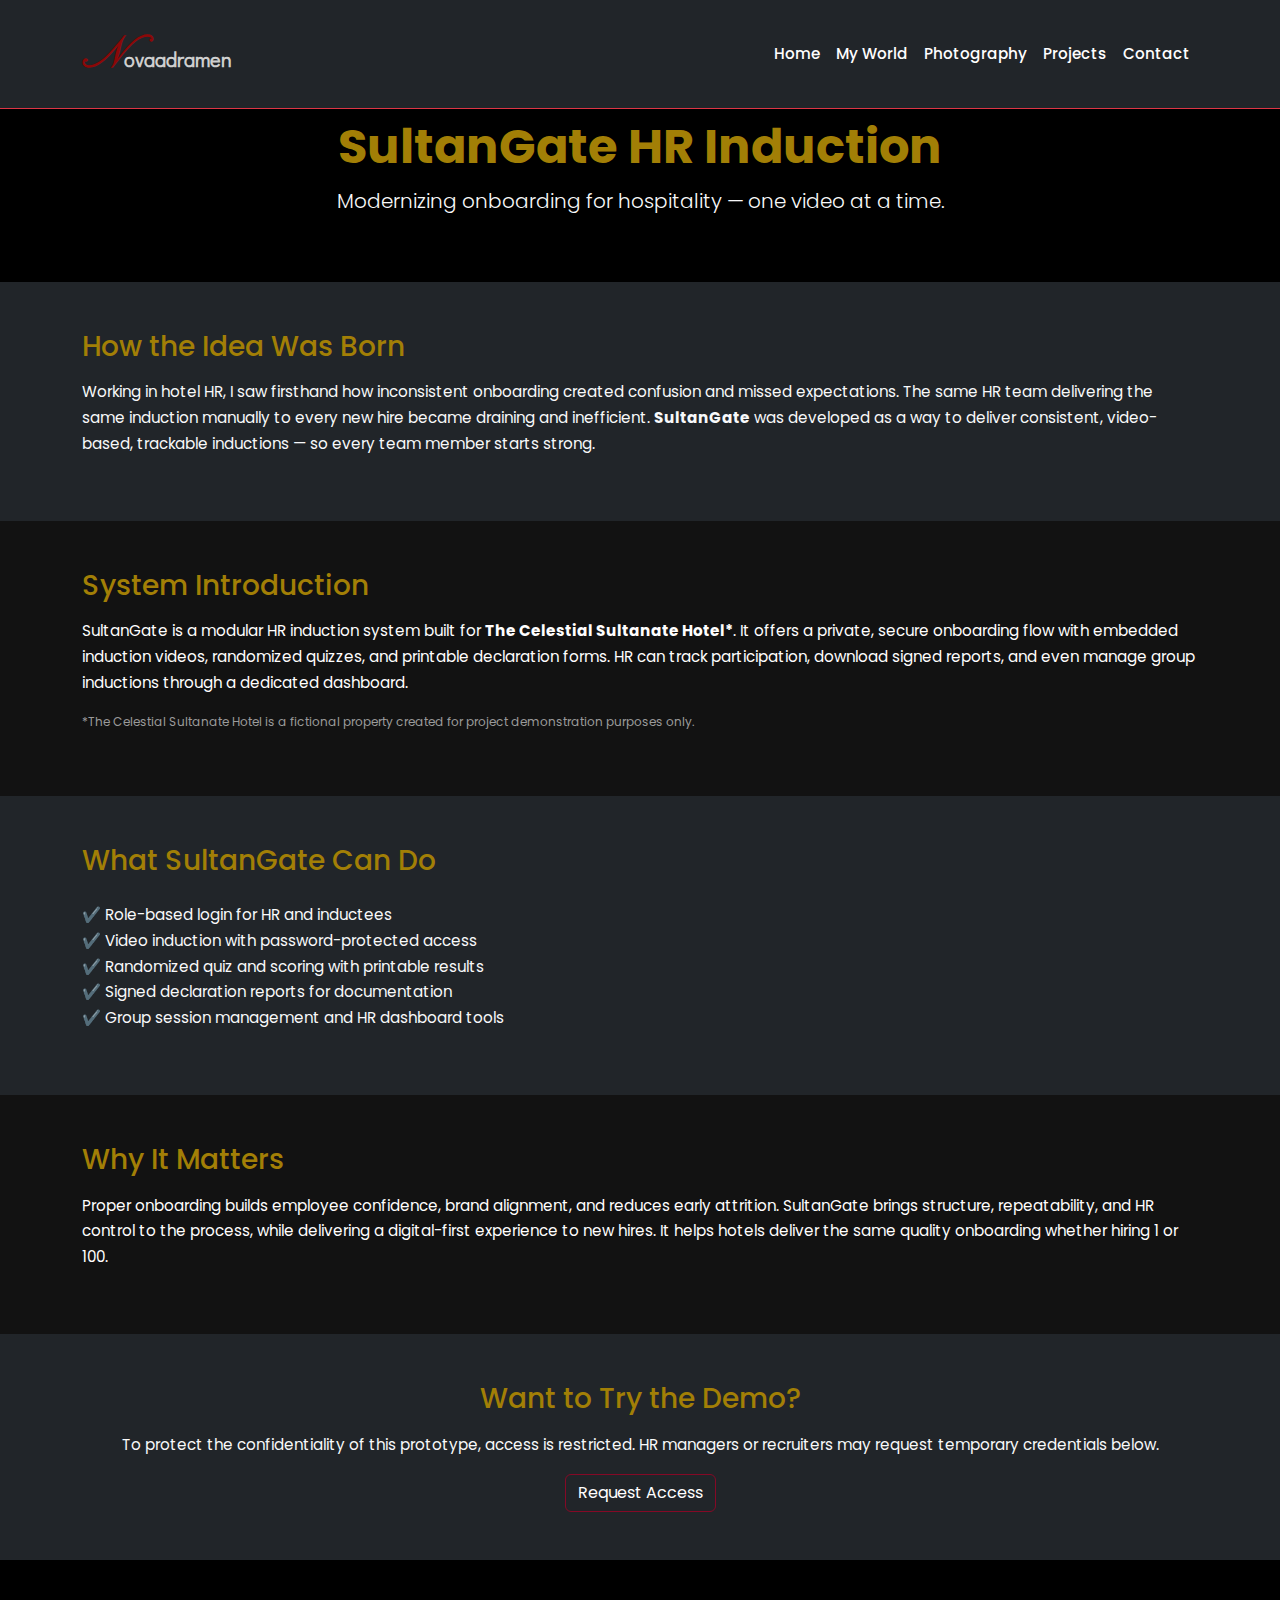
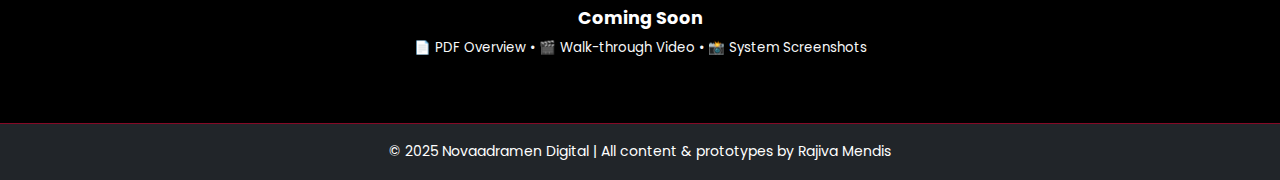
<file: sultangate.html>
<!DOCTYPE html>
<html lang="en">
<head>
  <meta charset="UTF-8" />
  <meta name="viewport" content="width=device-width, initial-scale=1.0" />
  <title>SultanGate HR | Novaadramen</title>
  <link href="https://cdn.jsdelivr.net/npm/bootstrap@5.3.0/dist/css/bootstrap.min.css" rel="stylesheet" />
  <link rel="stylesheet" href="css/style.css" />
  <link href="https://fonts.googleapis.com/css2?family=Great+Vibes&display=swap" rel="stylesheet">
  <link href="https://fonts.googleapis.com/css2?family=Didact+Gothic&display=swap" rel="stylesheet">
</head>

<body class="bg-dark text-light">
  <!-- 🌐 Reusable Navbar -->
<nav id="navbar" class="navbar navbar-expand-lg fixed-top navbar-dark bg-dark border-bottom border-danger">
  <div class="container">
    <a class="navbar-brand" href="index.html">
      <span style="font-family: 'Kunstler Script', cursive; color: #8b0808; font-size: 48px;">N</span>
      <span style="font-family: 'Didact Gothic', sans-serif; color: #cfcfcf; font-size: 20px;">ovaadramen</span>
    </a>

    <button class="navbar-toggler" type="button" data-bs-toggle="collapse" data-bs-target="#navbarNav">
      <span class="navbar-toggler-icon"></span>
    </button>

    <div class="collapse navbar-collapse" id="navbarNav">
      <ul class="navbar-nav ms-auto">
        <li class="nav-item"><a class="nav-link" href="index.html">Home</a></li>
        <li class="nav-item"><a class="nav-link" href="myworld.html">My World</a></li>
        <li class="nav-item"><a class="nav-link" href="photography.html">Photography</a></li>
        <li class="nav-item"><a class="nav-link" href="index.html#projects">Projects</a></li>
        <li class="nav-item"><a class="nav-link" href="index.html#contact">Contact</a></li>
      </ul>
    </div>
  </div>
</nav>

<!-- Spacing fix -->
<div style="height: 70px;"></div>


  <!-- 🔹 HERO -->
  <section class="text-center py-5 bg-black">
    <div class="container">
      <h1 class="display-5 text-accent fw-bold">SultanGate HR Induction</h1>
      <p class="lead">Modernizing onboarding for hospitality — one video at a time.</p>
    </div>
  </section>

  <!-- 🔹 ORIGIN STORY -->
  <section class="py-5">
    <div class="container">
      <h3 class="text-accent mb-3">How the Idea Was Born</h3>
      <p>
        Working in hotel HR, I saw firsthand how inconsistent onboarding created confusion and missed expectations.
        The same HR team delivering the same induction manually to every new hire became draining and inefficient.
        <strong>SultanGate</strong> was developed as a way to deliver consistent, video-based, trackable inductions — so every team member starts strong.
      </p>
    </div>
  </section>

  <!-- 🔹 SYSTEM OVERVIEW -->
  <section class="py-5 section-dark">
    <div class="container">
      <h3 class="text-accent mb-3">System Introduction</h3>
      <p>
        SultanGate is a modular HR induction system built for <strong>The Celestial Sultanate Hotel*</strong>. 
        It offers a private, secure onboarding flow with embedded induction videos, randomized quizzes, and printable declaration forms. 
        HR can track participation, download signed reports, and even manage group inductions through a dedicated dashboard.
      </p>
      <p style="font-size: 0.75rem; color: #9a9a9a;">
        *The Celestial Sultanate Hotel is a fictional property created for project demonstration purposes only.
      </p>
    </div>
  </section>

  <!-- 🔹 CAPABILITIES -->
  <section class="py-5">
    <div class="container">
      <h3 class="text-accent mb-4">What SultanGate Can Do</h3>
      <ul class="list-unstyled">
        <li>✔️ Role-based login for HR and inductees</li>
        <li>✔️ Video induction with password-protected access</li>
        <li>✔️ Randomized quiz and scoring with printable results</li>
        <li>✔️ Signed declaration reports for documentation</li>
        <li>✔️ Group session management and HR dashboard tools</li>
      </ul>
    </div>
  </section>

  <!-- 🔹 FUTURE IMPACT -->
  <section class="py-5 section-dark">
    <div class="container">
      <h3 class="text-accent mb-3">Why It Matters</h3>
      <p>
        Proper onboarding builds employee confidence, brand alignment, and reduces early attrition. 
        SultanGate brings structure, repeatability, and HR control to the process, while delivering a digital-first experience to new hires.
        It helps hotels deliver the same quality onboarding whether hiring 1 or 100.
      </p>
    </div>
  </section>

  <!-- 🔹 ACCESS REQUEST -->
  <section class="py-5 text-center">
    <div class="container">
      <h3 class="text-accent mb-3">Want to Try the Demo?</h3>
      <p>
        To protect the confidentiality of this prototype, access is restricted.
        HR managers or recruiters may request temporary credentials below.
      </p>
      <a href="index.html#contact" class="btn btn-outline-resume">Request Access</a>
    </div>
  </section>

  <!-- 🔹 FUTURE ADDITIONS PLACEHOLDER -->
  <section class="py-5 text-center bg-black">
    <div class="container">
      <h5 style="font-size: 1.10rem; color: #fff; font-weight: bold;">Coming Soon</h5>
      <p class="small">
        📄 PDF Overview • 🎬 Walk-through Video • 📸 System Screenshots
      </p>
    </div>
  </section>

  <!-- 🔹 Footer -->
  <footer class="bg-dark text-white text-center py-3">
    &copy; 2025 Novaadramen Digital | All content & prototypes by Rajiva Mendis
  </footer>
<script src="https://cdn.jsdelivr.net/npm/bootstrap@5.3.0/dist/js/bootstrap.bundle.min.js"></script>
</body>
</html>
</file>
<file: css/style.css>
/* Novaadramen – Final Theme: Black | Dark Gray | Maroon | White */

@import url('https://fonts.googleapis.com/css2?family=Poppins:wght@300;500;700&family=Roboto+Condensed:wght@400;600&display=swap');

:root {
  --main-bg: #0b0909;        /* Deep black */
  --dark-gray: #1a1a1a;      /* Section background */
  --text-light: #fffefe;     /* Pure white */
  --accent: #850926;         /* Maroon */

  --font-base: 0.95rem;
  --font-small: 0.875rem;
  --font-heading: 2rem;
  --font-subheading: 1.25rem;
  --line-height: 1.7;
}

/* Global Styles */
body {
  margin: 0;
  font-family: 'Poppins', 'Roboto Condensed', sans-serif;
  background-color: var(--main-bg);
  color: var(--text-light);
  scroll-behavior: smooth;
  font-size: var(--font-base);
  line-height: var(--line-height);
}

a {
  color: var(--accent);
  text-decoration: none;
}
a:hover {
  text-decoration: underline;
  color: var(--text-light);
}

section {
  padding: 80px 20px;
}

@font-face {
  font-family: 'Kunstler Script';
  src: url('../assets/fonts/kunstler-script.ttf') format('truetype');
  font-weight: normal;
  font-style: normal;
}


/* Resume Button */
.btn-outline-resume {
  border: 1.5px solid var(--accent);
  color: var(--text-light);
  background-color: transparent;
  transition: all 0.3s ease;
}
.btn-outline-resume:hover {
  background-color: var(--accent);
  color: var(--text-light);
  text-decoration: none;
}

/* visit Button */
.btn-outline-visit {
  border: 1.5px solid var(--accent);
  color: var(--text-light);
  background-color: transparent;
  transition: all 0.3s ease;
  padding: 8px 18px;
  border-radius: 10px;
}
.btn-outline-visit:hover {
  background-color: var(--accent);
  color: var(--text-light);
  text-decoration: none;
}
/* visit Button-SG */
.btn-outline-visit-SG {
  border: 1.5px solid #08235f;
  color: var(--text-light);
  background-color: transparent;
  transition: all 0.3s ease;
  padding: 8px 18px;
  border-radius: 10px;
}
.btn-outline-visit-SG:hover {
  background-color: #0a3081;
  color: var(--text-light);
  text-decoration: none;
}
/* Navbar */
.navbar {
  background-color: var(--main-bg);
  border-bottom: 120px solid var(--accent);
}
.navbar .nav-link {
  color: var(--text-light);
  font-weight: 500;
  font-size: var(--font-base);
}
.navbar .nav-link:hover {
  color: var(--accent);
}
.navbar .navbar-brand {
  color: var(--text-light);
  font-weight: 600;
  font-size: 1.1rem;
}

/* Hero Section */
.hero-section {
  background: linear-gradient(rgba(0, 0, 0, 0.6), rgba(0, 0, 0, 0.6)),
              url('../assets/images/my_hero_bg.webp') center center / cover no-repeat;
  height: 100vh;
  position: relative;
  padding-top: 350px;
  padding-bottom: 60px;
  display: flex;
  align-items: flex-start;
  justify-content: center;
  text-align: center;
}
.hero-section h1 {
  font-size: 3.5rem;
  font-weight: bold;
  color: var(--text-light);
}
.hero-section p.lead {
  font-size: var(--font-subheading);
  color: #cfcfcf;
}
.hero-section .btn {
  border-color: var(--accent);
  color: var(--text-light);
}
.hero-section .btn:hover {
  background-color: var(--accent);
  color: var(--text-light);
}
.loop-title {
    font-size: 1.1rem;
    text-align: center;
    margin-top: 10px;
    opacity: 0;
    transition: opacity 0.5s ease-in-out;
    color: #cfcfcf;
}
.founder-subtext {
  font-size: 0.80rem;
  color: var(--accent); /* maroon */
  margin-top: 10px;
}
/* Hero Section – My World */
.hero-myworld {
  background: linear-gradient(rgba(0, 0, 0, 0.6), rgba(0, 0, 0, 0.6)),
              url('../assets/images/myworld.webp') center center / cover no-repeat;
  height: 100vh;
  position: relative;
}
.hero-myworld .overlay {
  max-width: 900px;
}
.hero-verse {
  font-size: 1.2rem;
  line-height: 1.8;
}

/* About Section */
#about {
  background-color: var(--dark-gray);
  scroll-margin: 70px;
  color: var(--text-light);
}
#about h2 {
  text-align: center;
  margin-bottom: 40px;
  font-size: var(--font-heading);
}
#about p {
  max-width: 800px;
  margin: 0 auto;
  text-align: center;
  font-size: var(--font-base);
  line-height: var(--line-height);
}

/* ─── EXPERIENCE SECTION ─────────────────────────────── */
#experience {
  background-color: var(--main-bg);
  color: var(--text-light);
  padding: 80px 20px;
}

#experience h2 {
  text-align: center;
  margin-bottom: 50px;
  font-size: var(--font-heading);
}

#experience .role-card {
  margin-bottom: 40px;
}

#experience .role-card h5 {
  margin-bottom: 5px;
  font-size: 1.1rem;
  font-weight: 600;
}

#experience .role-card p.location {
  font-size: var(--font-small);
  color: #9a9a9a;
  margin-bottom: 4px;
}

#experience .role-card p.title {
  font-size: 0.85rem;
  margin-bottom: 0;
  color: #e0e0e0;
}
.company-logo {
  background-color: #fff;
  padding: 2px;
  border-radius: 4px;
  box-shadow: 0 0 5px rgba(255,255,255,0.1);
  max-height: 60px;
  min-height: 60px;
  max-width: 100%;   /* ✅ Add this */
  object-fit: contain; /* ✅ Add this to prevent distortion */
}

#mystory h4 {
  color: #850926; /* Novaadramen maroon accent */
  margin-bottom: 15px;
  font-weight: 600;
}


/* Projects Section */

#projects h2 {
  text-align: center;
  margin-bottom: 20px;
  font-size: var(--font-heading);
}
#projects p {
  text-align: center;
  font-size: var(--font-base);
  line-height: var(--line-height);
}
.text-accent {
  color: #a27f06;
}
.bg-projects {
  background: linear-gradient(#000000, #1b0006, #000000) !important ; /* your theme black */
}

.py-15 {
  padding-top: 20px !important; /* tweak */
  padding-bottom: 20px !important;
}

/*Project Title*/
#projects {
  background-color: var(--bg-projects);
  color: var(--text-light);
  scroll-margin: 80px;
  border-top: 2px solid var(--accent);
  border-bottom: 2px solid var(--accent);
}

#project-title {
  background-color: var(--bg-projects);
  color: var(--text-light);
  border-top: 2px solid var(--accent);
  border-bottom: 2px solid var(--accent);
}
/*Project title animation*/

/* Canvas title area */
.project-burst{
  position: relative;
  height: clamp(140px, 20vw, 80px);
  display: grid;
  place-items: center;
  overflow: hidden;
}
.project-burst canvas{
  position:absolute; inset:0;
  width:100%; height:100%;
  display:block;            /* no scrollbars */
}
#single-project{
  background: radial-gradient(#000000,#1a1a1a);
  border-bottom: 2px solid #4d3c02;
  display:flex;                 /* center the whole block */
  align-items:center;
  flex-direction: column;
  justify-content:center;
  text-align:center;
  padding: 40px 16px;           /* space around */
}

#single-project .sp-wrap{
  max-width: 900px;
  width: 100%;
}

#single-project .brand{
  margin: 0;
  display:flex;                 /* center logo + wordmark in one line */
  align-items:center;
  justify-content:center;
  gap: 0px;
  flex-wrap: wrap;              /* wraps nicely on small screens */
}

#single-project .brand-logo{ height:90px; }

#single-project .accent{ color:#850926; }

#single-project .tagline{
  margin-top: -25px;
  font-style: italic;
  color: #5c5a5a;
  font-size: 12px;
}
.project-screens {
  display: flex;
  justify-content: center;
  flex-wrap: wrap;   /* allows wrapping on smaller screens */
  gap: 15px;         /* space between images */
  margin-top: 20px;
}

.app-screen {
  width: 180px;                /* make smaller */
  border: 1px solid #3b0707;      /* faint border */
  border-radius: 6px;          /* smooth corners */
  box-shadow: 0 0 6px rgba(66, 10, 10, 0.603); /* subtle shadow */
  transition: transform 0.3s ease;
}
.app-screen-sg {
  width: 180px;                /* make smaller */
  border: 1px solid #463506;      /* faint border */
  border-radius: 6px;          /* smooth corners */
  box-shadow: 0 0 6px rgba(80, 58, 10, 0.548); /* subtle shadow */
  transition: transform 0.3s ease;
}
.app-screen-eg {
  width: 180px;                /* make smaller */
  border: 1px solid #0c3ca3;      /* faint border */
  border-radius: 6px;          /* smooth corners */
  box-shadow: 0 0 6px rgba(3, 124, 204, 0.658); /* subtle shadow */
  transition: transform 0.3s ease;
}

.app-screen:hover {
  transform: scale(1.05); /* slight zoom effect on hover */
}
.app-screen-sg:hover {
  transform: scale(1.05); /* slight zoom effect on hover */
}
.app-screen-eg:hover {
  transform: scale(1.05); /* slight zoom effect on hover */
}
.font-sultangate {
  font-family: 'Didact Gothic', sans-serif;
  font-weight: bold;
  margin-left: 2px;
}
.font-exitgate {
  font-family:Verdana, Geneva, Tahoma, sans-serif;
  font-weight: bold;
  letter-spacing: 2px;
  margin-left: 2px;
}
/* Project - SultanGate -visit Button */
.btn-sg-outline-resume {
  border: 1.5px solid#a27f06;
  color: var(--text-light);
  background-color: transparent;
  transition: all 0.3s ease;
}
.btn-sg-outline-resume:hover {
  background-color: #a27f06;
  color: var(--text-light);
  text-decoration: none;
}


.btn-sg-outline-visit {
  border: 1.5px solid var(--accent);
  color: var(--text-light);
  background-color: transparent;
  transition: all 0.3s ease;
  padding: 8px 18px;
  border-radius: 10px;
}
.btn-sg-outline-visit:hover {
  background-color: var(--accent);
  color: var(--text-light);
  text-decoration: none;
}
/* Project - ExitGate-visit Button */

.btn-eg-outline-resume {
  border: 1.5px solid#a25e06;
  color: var(--text-light);
  background-color: transparent;
  transition: all 0.3s ease;
}
.btn-eg-outline-resume:hover {
  background-color: #a25906;
  color: var(--text-light);
  text-decoration: none;
}
.btn-eg-outline-visit {
  border: 1.5px solid var(--accent);
  color: var(--text-light);
  background-color: transparent;
  transition: all 0.3s ease;
  padding: 8px 18px;
  border-radius: 10px;
}
.btn-eg-outline-visit:hover {
  background-color: var(--accent);
  color: var(--text-light);
  text-decoration: none;
}

/* Project - Polisense-visit Button */

.btn-ps-outline-resume {
  border: 1.5px solid#08973f;
  color: var(--text-light);
  background-color: transparent;
  transition: all 0.3s ease;
}
.btn-ps-outline-resume:hover {
  background-color: #06a228;
  color: var(--text-light);
  text-decoration: none;
}
.btn-ps-outline-visit {
  border: 1.5px solid var(--accent);
  color: var(--text-light);
  background-color: transparent;
  transition: all 0.3s ease;
  padding: 8px 18px;
  border-radius: 10px;
}
.btn-ps-outline-visit:hover {
  background-color: var(--accent);
  color: var(--text-light);
  text-decoration: none;
}

/* Contact Section */
#contact {
  background-color: var(--dark-gray);
  color: var(--text-light);
}
#contact h2 {
  text-align: center;
  margin-bottom: 20px;
  font-size: var(--font-heading);
}
#contact p,
#contact a {
  text-align: center;
  display: block;
  margin-bottom: 10px;
  font-size: var(--font-base);
}
/*landing page style*/
.section-dark {
  background-color: #121212;
  color: #fffefe;
}
/* Footer */
footer {
  background-color: var(--main-bg);
  color: var(--text-light);
  text-align: center;
  padding: 20px 0;
  border-top: 1px solid var(--accent);
  font-size: var(--font-small);
}
/* 📱 Mobile Fixes for Novaadramen */

/* 🔹 Devices up to 768px (Tablets and Medium Phones) */
@media (max-width: 768px) {
  .hero-section {
    padding-top: 180px;
  }

  .hero-myworld {
    padding-top: 150px;
  }

  .hero-verse {
    font-size: 1rem;
  }

  .loop-title {
    font-size: 0.9rem;
  }

  h1, .display-5 {
    font-size: 1.75rem !important;
  }

  h3 {
    font-size: 1.25rem !important;
  }

  #experience .role-card h5 {
    font-size: 0.95rem;
  }

  #experience .role-card p.title {
    font-size: 0.75rem;
  }

  .company-logo {
    max-height: 45px;
  }
}


/* 🔹 Devices up to 500px (Galaxy S20, iPhone SE) */
@media (max-width: 500px) {
  body {
    font-size: 0.90rem;
    line-height: 1.6;
  }

  .hero-section h1,
  .display-4,
  .display-5 {
    font-size: 1.6rem !important;
  }

  .loop-title {
    font-size: 0.8rem;
    margin-top: 5px;
  }

  .founder-subtext {
    font-size: 0.7rem;
  }

  .hero-myworld {
    padding-top: 100px;
    padding-bottom: 80px;
  }

  .hero-verse {
    font-size: 0.9rem;
    line-height: 1.6;
    padding: 0 15px;
  }

  .hero-myworld .overlay p {
    font-size: 0.75rem;
  }

  h3, h4 {
    font-size: 1rem;
  }

  p {
    font-size: 0.90rem;
  }
}

/* 🔹 Ultra Compact Devices up to 400px */
@media (max-width: 400px) {
  /* No need to duplicate what's covered in 500px */
  /* You may tweak spacing or remove elements if needed later */
}


/* 🧠 Final font fix override */
.quote-bar h1.quote-text {
  all: unset;
  font-size: 2rem !important;
  font-weight: 600;
  color: #fffefe;
  line-height: 1.4;
  display: block;
  text-align: center;
}
.quote-bar .quote-author {
  font-size: 1.1rem !important;
  font-style: italic;
  color: #bebcbc;
  font-family: 'Great Vibes', cursive;
}

/* ✅ Responsive fix */
@media (max-width: 576px) {
  .quote-bar h1.quote-text {
    font-size: 1.2rem !important;
  }
}
/* 📱 Mobile Font Fix for MyWorld Hero Verse */
@media (max-width: 576px) {
  .hero-verse {
    font-size: 1rem !important;
    line-height: 1.6;
    padding: 0 15px;
  }

  .hero-myworld .overlay p {
    font-size: 0.75rem !important;
  }
}
/* 📱 Mobile Font Scaling for index.html Hero */
@media (max-width: 576px) {
  .hero-section h1 {
    font-size: 2rem !important;
  }

  .hero-section h3,
  .loop-title {
    font-size: 0.9rem !important;
  }

  .founder-subtext {
    font-size: 0.8rem !important;
  }

  .hero-section .btn {
    font-size: 0.85rem;
    padding: 8px 18px;
  }
}
@media (max-width: 576px) {
  .hero-section .container {
    padding-top: 180px; /* push content down on mobile */
  }

  .hero-section {
    padding-top: 100px !important; /* optional: softens the entry */
    height: auto; /* removes strict 100vh if needed */
    min-height: 100vh;
  }
}
/*Test for Slider*/
/* ========== PAeryllMate Coverflow (namespaced) ========== */
#pmCoverflow{
  --pmcf-w: 1000px;         /* component width cap */
  --pmcf-h: 360px;          /* card height */
  --pmcf-gap: 18px;
  --pmcf-tilt: 18deg;
  --pmcf-side: .85;
  --pmcf-maroon: #850926;
  --pmcf-ink: #fffefe;
  --pmcf-bg: #0b0909;
  --pmcf-card: #151213;
  color: var(--pmcf-ink);
}
#pmCoverflow{
  --pmcf-h: clamp(220px, 56vw, 360px); /* min 220px, usually ~0.56*vw, max 360px */
}

#pmCoverflow .pmcf-visually-hidden{
  position:absolute !important; height:1px; width:1px; overflow:hidden;
  clip:rect(1px,1px,1px,1px); white-space:nowrap; border:0; padding:0; margin:-1px;
}

#pmCoverflow.pmcf{
  max-width: var(--pmcf-w);
  margin: 0 auto;
  padding: 10px 0 20px;
  background: radial-gradient(1000px 420px at 50% -10%, rgba(133,9,38,.10), transparent 60%);
}

/* container */
#pmCoverflow .pmcf-container{
  position: relative;
  height: var(--pmcf-h);
  perspective: 1000px;
  padding: 0 44px;
}

/* track */
#pmCoverflow .pmcf-track{
  position:absolute; inset:0 44px;
  display:grid; grid-auto-flow:column; align-items:center;
  gap: var(--pmcf-gap);
  transform-style: preserve-3d;
  transition: transform 500ms ease;
}

/* cards */
#pmCoverflow .pmcf-card{
  width: calc((var(--pmcf-w) - 2*44px - 4*var(--pmcf-gap)) / 3); /* 3 visible */
  height: 100%;
  border-radius: 22px;overflow: hidden; 
  background: linear-gradient(145deg, #000000, #000000);
  box-shadow:
    0 22px 40px -10px rgba(0,0,0,.7),
    inset 0 1px 0 rgba(2255,255,255,.10),
    0 0 0 1px rgba(255,255,255,.06);
  transition: transform .45s ease, box-shadow .3s ease, opacity .3s ease;
  display:grid; place-items:center;
  opacity:.55;
}
#pmCoverflow .pmcf-card img{
  max-width:100%; max-height:100%;
  object-fit: contain; display:block; background:#000;
}

/* states (assigned via JS) */
#pmCoverflow .pmcf-card.is-center{
  transform: translateZ(60px) scale(1.02);
  opacity:1;
  box-shadow:
    0 28px 60px -14px rgba(170, 7, 7, 0.137),
    inset 0 1px 0 rgba(150, 8, 8, 0.1),
    0 0 0 1px rgba(128, 3, 3, 0.897);
}
#pmCoverflow .pmcf-card.is-left{  transform: rotateY(var(--pmcf-tilt)) scale(var(--pmcf-side)); }
#pmCoverflow .pmcf-card.is-right{ transform: rotateY(calc(-1 * var(--pmcf-tilt))) scale(var(--pmcf-side)); }
#pmCoverflow .pmcf-card.is-hidden{ opacity:0; pointer-events:none; }

/* arrows */
#pmCoverflow .pmcf-nav{
  position:absolute; top:50%; transform:translateY(-50%);
  width:36px; height:36px; border-radius:50%;
  border:1px solid rgba(255,255,255,.18); color:#fff;
  background: rgba(20,18,20,.6); backdrop-filter: blur(6px);
  display:grid; place-items:center; cursor:pointer; z-index:5;
}
#pmCoverflow .pmcf-nav:hover{ background: rgba(133,9,38,.35); }
#pmCoverflow .pmcf-left{ left:10px; }
#pmCoverflow .pmcf-right{ right:10px; }

/* caption */
#pmCoverflow .pmcf-info{
  text-align:center; margin-top:16px;
}
#pmCoverflow .pmcf-name{
  font-weight:700; font-size:1.2rem; margin:0;
}
#pmCoverflow .pmcf-role{
  margin:.2rem 0 0;  font-size:.85rem; color: #851f1f; font-style: italic;
}

/* dots */
#pmCoverflow .pmcf-dots{
  display:flex; justify-content:center; gap:10px; margin-top:12px;
}
#pmCoverflow .pmcf-dot{
  width:10px; height:10px; border-radius:50%;
  background: rgba(255,255,255,.2);
  border:1px solid rgba(255,255,255,.18);
  cursor:pointer;
}
#pmCoverflow .pmcf-dot.is-active{ background: var(--pmcf-maroon); }


/* responsive */
@media (max-width: 920px){
  #pmCoverflow{ --pmcf-w: 92vw; --pmcf-h: 300px; }
  #pmCoverflow .pmcf-card{ width: calc((var(--pmcf-w) - 2*44px - 2*var(--pmcf-gap)) / 2); } /* 2 visible */
}
@media (max-width: 560px){
  #pmCoverflow{ --pmcf-tilt: 0deg;       /* no skew on tiny screens */
    --pmcf-side: .92;
    --pmcf-gap: 12px; }
  #pmCoverflow .pmcf-container{height:200px; }
  #pmCoverflow .pmcf-track{ inset:0 36px; }
  #pmCoverflow .pmcf-card img{ object-fit: cover; }
  #pmCoverflow .pmcf-card.is-left,
  #pmCoverflow .pmcf-card.is-right{
    opacity:0.4;
    pointer-events:none;
    transform: scale(1); /* neutralize tilt visually */
  }
  #pmCoverflow .pmcf-card.is-center{
    transform: translateZ(0) scale(1.01);
  }
  #pmCoverflow .pmcf-left,
  #pmCoverflow .pmcf-right{ display:var(--accent); }
}
@media (min-width:561px) and (max-width:920px){
  /* keep two visible but gentler tilt so sides aren’t skinny */
  #pmCoverflow{ --pmcf-tilt: 10deg; --pmcf-side: .9; }
}
.tech-dots{
  display:flex; flex-wrap:wrap;
  justify-content: space-evenly;   /* or space-between */
  gap: 0.5rem 1rem;                /* row/column gap */
  padding:0; margin:0.5rem 0; list-style:none; color:#9a9a9a;
}
.tech-dots li{ position:relative; padding:0 0.6rem; }
.tech-dots li+li::before{
  content:"•"; position:absolute; left:-.6rem; top:0; opacity:.7;
}
</file>
